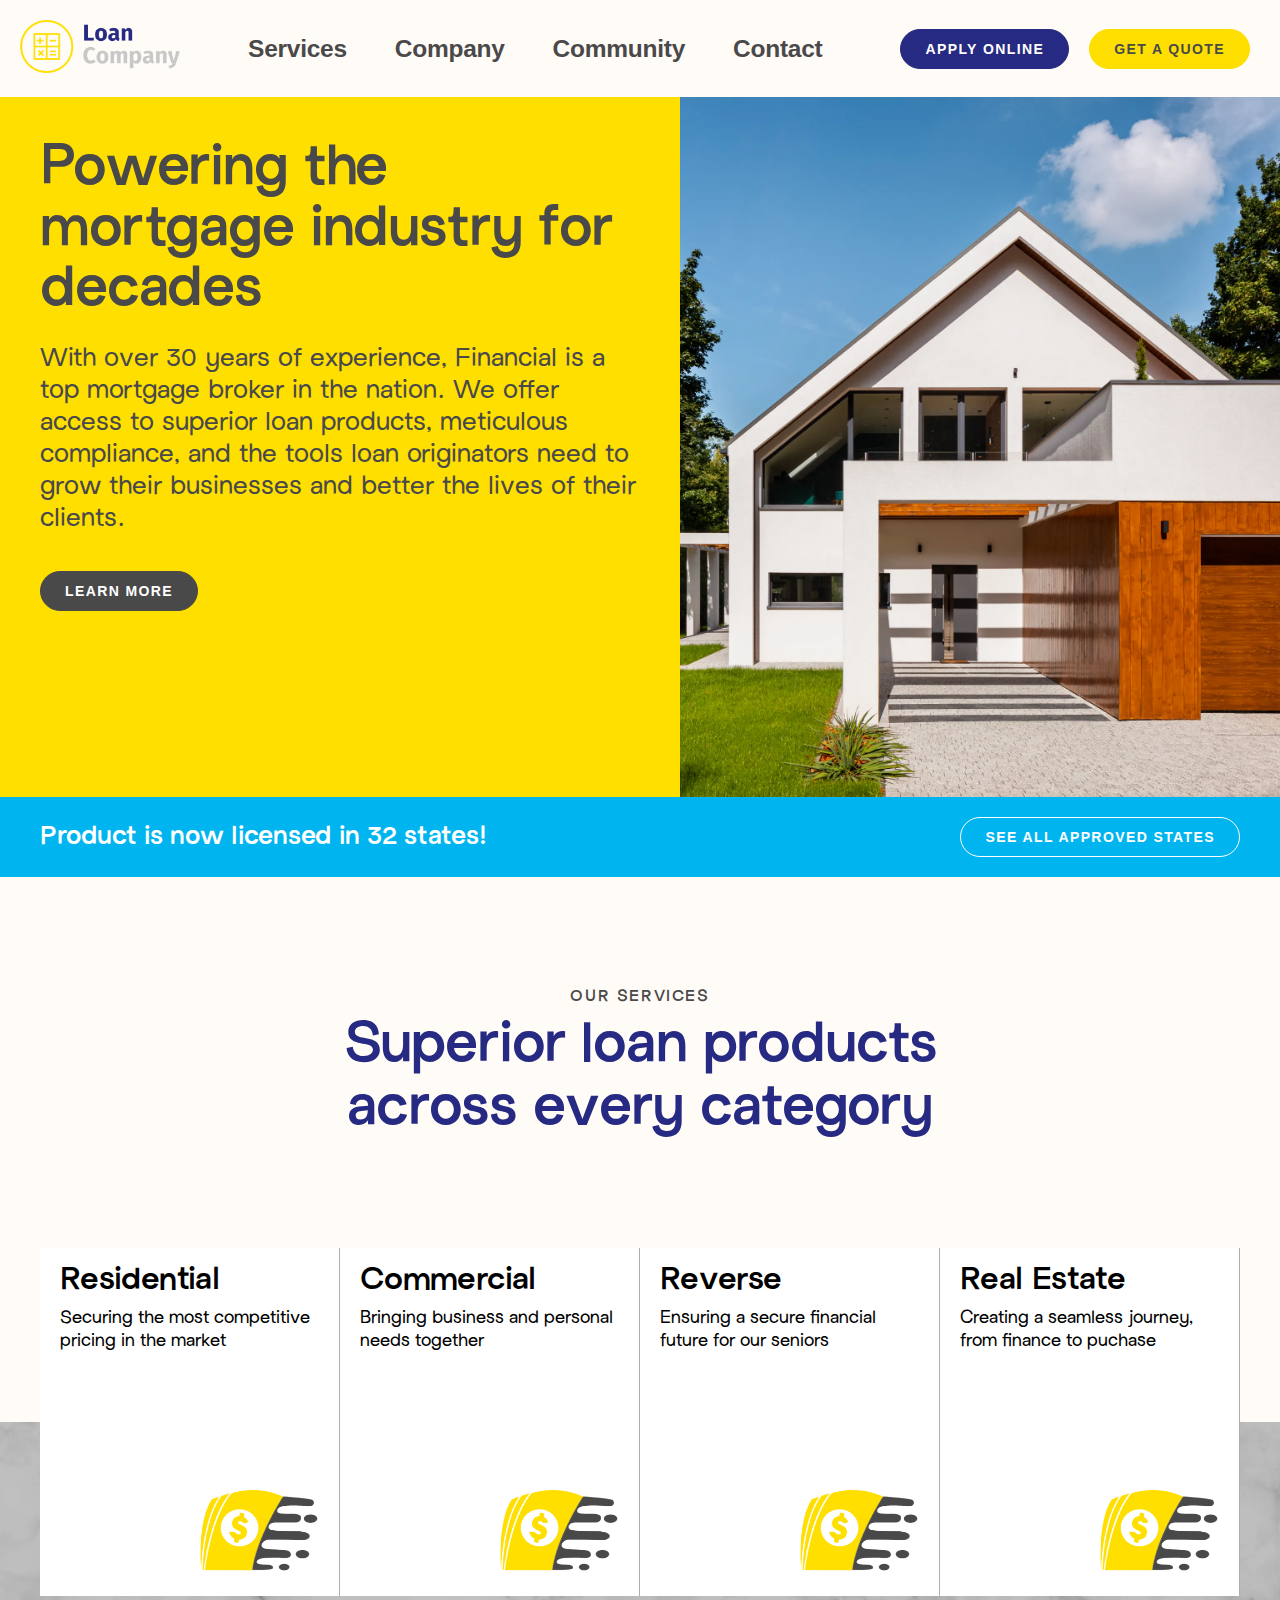
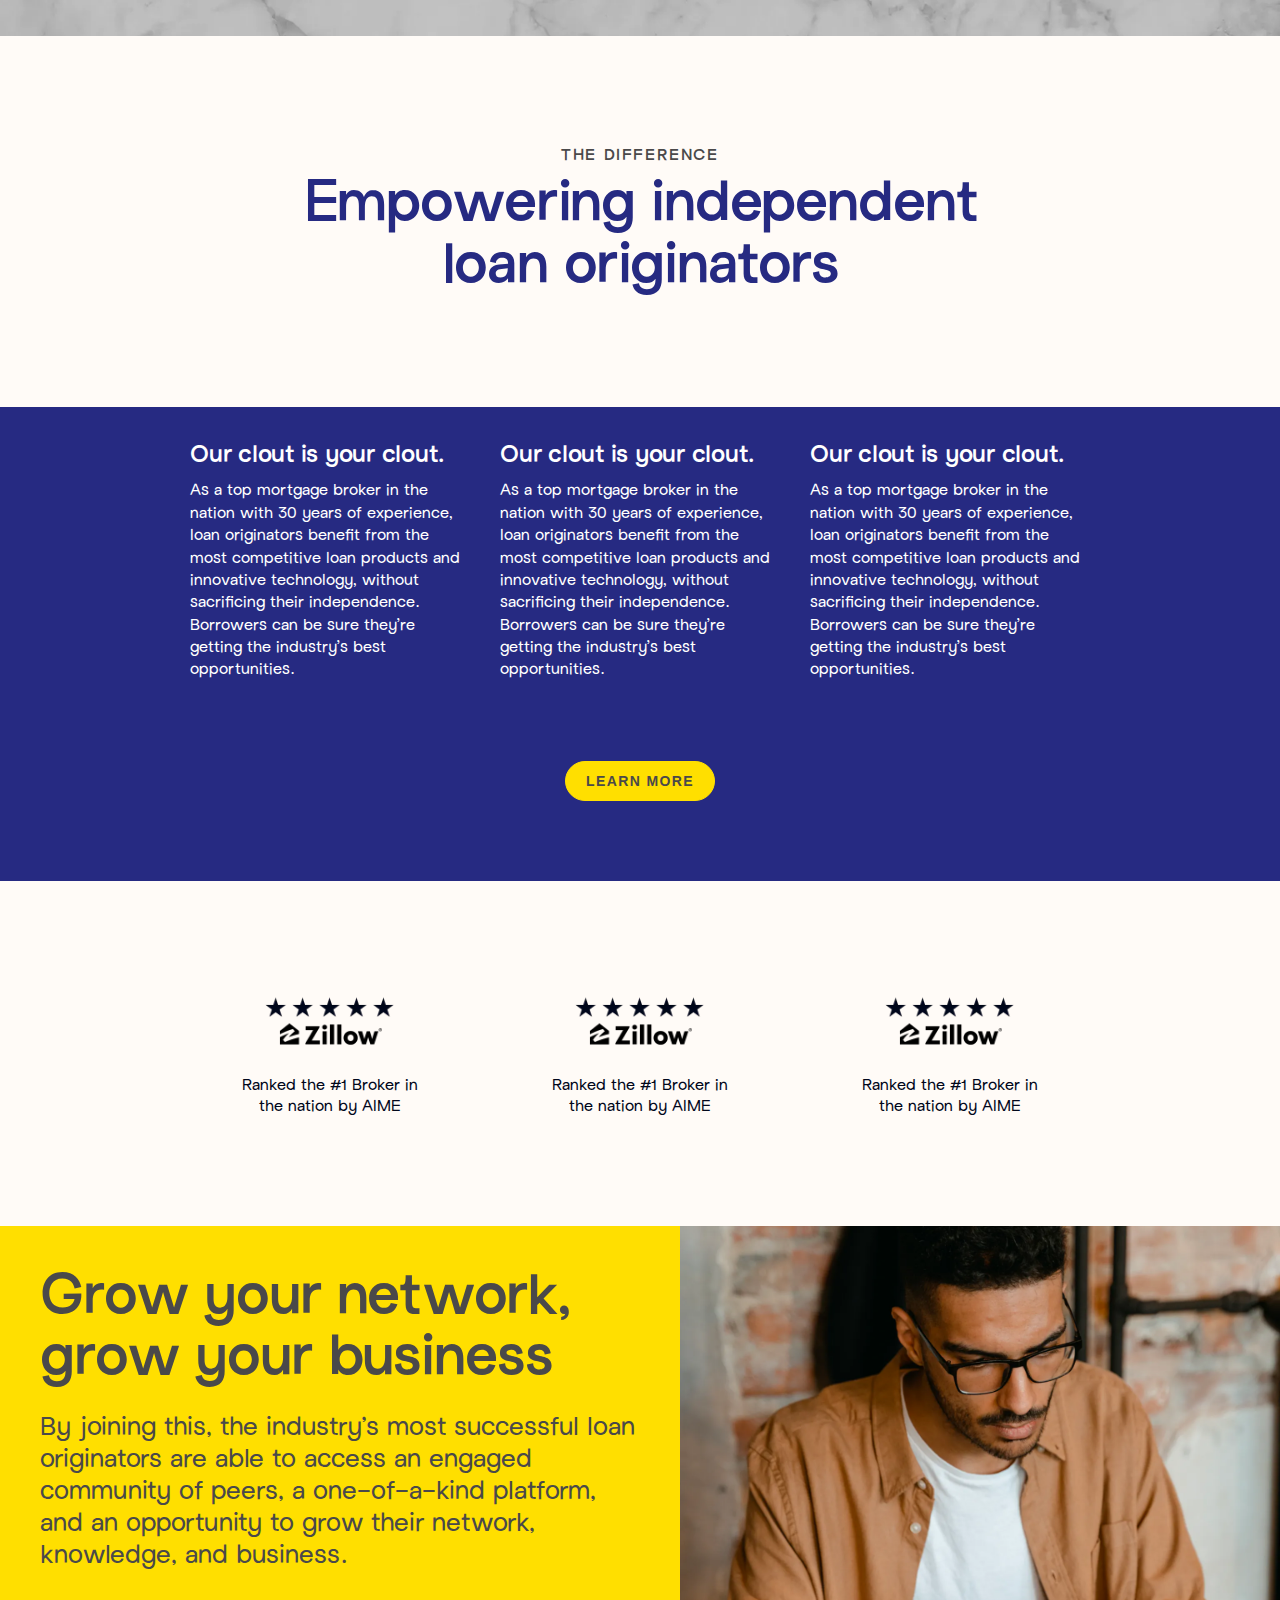
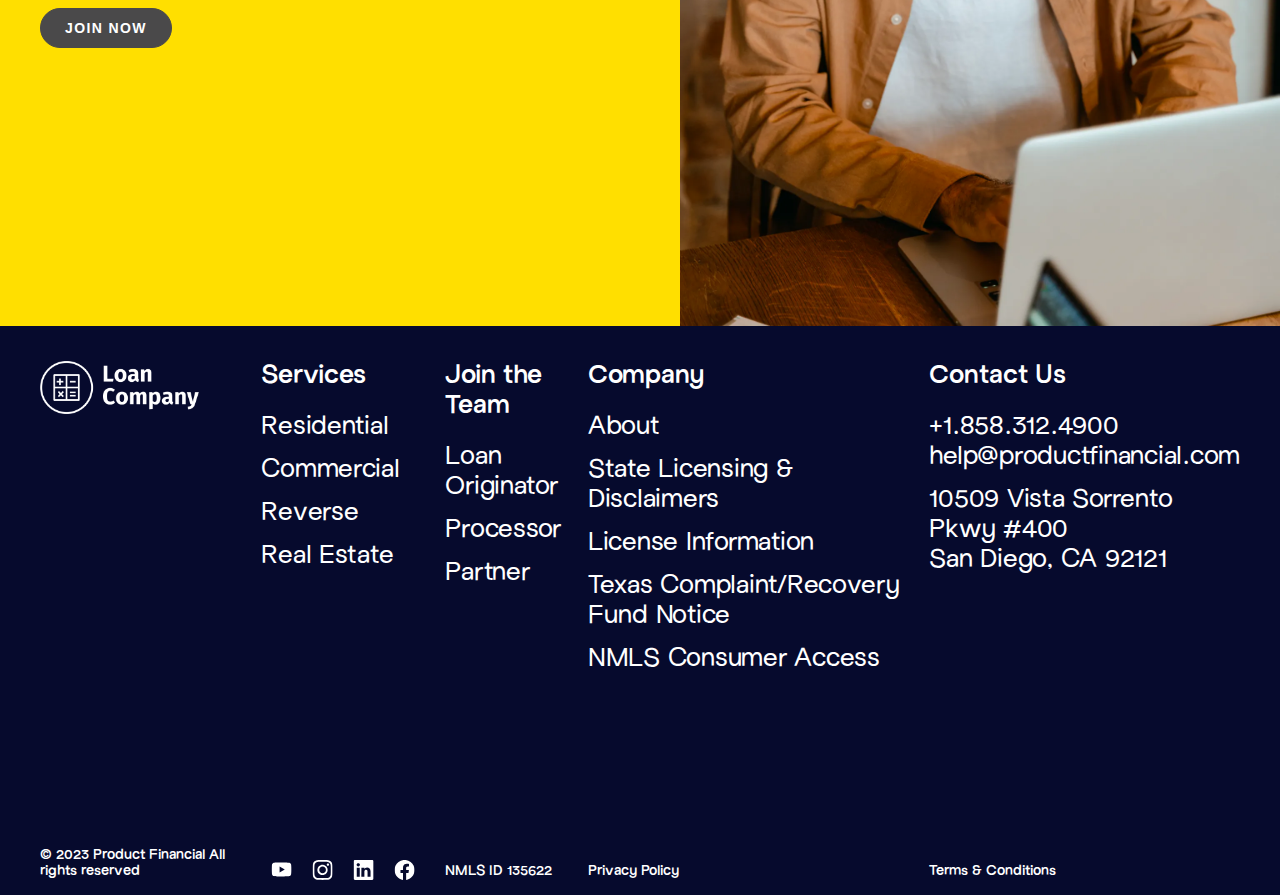
<file: index.html>
<!DOCTYPE html>
<html lang="en">
<head>
    <meta charset="UTF-8">
    <meta name="viewport" content="width=device-width, initial-scale=1.0">
    <title>Document</title>

    <!-- CSS -->
    <link rel="stylesheet" href="./assets/css/global.css">
    <link rel="stylesheet" href="./assets/css/index.css">
    <link rel="stylesheet" href="./assets/css/responsive.css">

    <!-- Javascript -->
    <script src="https://ajax.googleapis.com/ajax/libs/jquery/3.7.1/jquery.min.js"></script>
    <script src="https://cdnjs.cloudflare.com/ajax/libs/gsap/3.12.2/gsap.min.js"></script>
    <script src="./assets/js/global.js"></script>
    <script src="./assets/js/index.js"></script>

</head>
<body>
    <div class="container-layout">
        <!-- START -- Header -->
        <div class="app-header">
            <div class="content desktop-screen">
                <div class="left logo">
                    <img src="../assets/img/logo-color.png" alt="">
                </div>
                <div class="center">
                    <div  class="list">
                        <div class="item menu-service">
                            <span>Services</span>
                        </div>
                        <div class="item">
                            <a href="/pages/company.html">Company</a>
                        </div>
                        <div class="item">
                            <a href="/pages/community.html">Community</a>
                        </div>
                        <div class="item">
                            <a href="/pages/contact.html">Contact</a>
                        </div>
                    </div>
                </div>
                <div class="right">
                    <div class="list">
                        <button class="btn-primary apply-online">APPLY ONLINE</button>
                        <button class="btn-secondary">GET A QUOTE</button>
                    </div>
                </div>
                <div class="sub-menu-service">
                    <div class="list-service">
                        <a href="/pages/residential.html" class="item residential">
                            <h3>Residential</h3>
                            <span>Securing the most competitive pricing in the market</span>
                            <img src="./assets/img/product-logo-2.png" alt="">
                        </a>
                        <a href="/pages/commercial.html" class="item commercial">
                            <h3>Commercial</h3>
                            <span>Bringing business and personal needs together</span>
                            <img src="./assets/img/product-logo-2.png" alt="">
                        </a>
                        <a href="/pages/reverse.html" class="item reverse">
                            <h3>Reverse</h3>
                            <span>Ensuring a secure financial future for our seniors</span>
                            <img src="./assets/img/product-logo-2.png" alt="">
                        </a>
                        <a href="/pages/real-estate.html" class="item real-estate">
                            <h3>Real Estate</h3>
                            <span>Creating a seamless journey, from finance to puchase</span>
                            <img src="./assets/img/product-logo-2.png" alt="">
                        </a>
                    </div>
                </div>
            </div>

            <div class="content mobile-screen">
                <div class="left logo">
                    <img src="../assets/img/logo.png" alt="">
                </div>
                <div class="right">
                    <div class="list">
                        <a href="/pages/apply-loan.html" class="btn-primary">
                            <span>APPLY LOAN</span>
                        </a>
                        <button class="btn-nav-menu open-navbar">
                            <img src="../assets/img/ic-hamburger.svg" alt="">
                        </button>
                        
                    </div>
                </div>
            </div>
            <div class="content-mobile mobile-screen">
                <div class="header">
                    <div class="left logo">
                        <img src="../assets/img/logo-white.png" alt="">
                    </div>
                    <button class="btn-nav-menu close-navbar">
                        <svg width="16" height="15" viewBox="0 0 16 15" fill="none" xmlns="http://www.w3.org/2000/svg"><rect x="13.4799" y="14.4984" width="18" height="2.5" transform="rotate(-135 13.4799 14.4984)" fill="#BAE3F8"></rect><rect x="0.752197" y="12.7305" width="18" height="2.5" transform="rotate(-45 0.752197 12.7305)" fill="#BAE3F8"></rect></svg>
                    </button>
                </div>
                <div class="body-service">
                    <h2>Services</h2>
                    <a href="/pages/residential.html">Residential</a>
                    <a href="/pages/commercial.html">Commercial</a>
                    <a href="/pages/reverse.html">Reverse</a>
                    <a href="">Real Estate</a>
                </div>
                <div class="body-item">
                    <a href="">
                        <h2>Company</h2>
                    </a>
                </div>
                <div class="body-item">
                    <a href="">
                        <h2>Community</h2>
                    </a>
                </div>
                <div class="body-item">
                    <a href="">
                        <h2>Contact</h2>
                    </a>
                </div>
                <div class="body-item">
                    <a href="/pages/apply-loan.html">
                        <h2>APPLY ONLINE</h2>
                    </a>
                </div>
                <div class="body-join">
                    <a href="">
                        <span>GET A QUOTE</span>
                    </a>
                </div>
            </div>
        </div>
        <!-- END -- Header -->

        <div class="app-body">
            <div class="section-header">
                <div class="content desktop-screen">
                    <div class="left">
                        <div class="top">
                            <h1>Powering the mortgage industry for decades</h1>
                            <span>With over 30 years of experience, Financial is a top mortgage broker in the nation. We offer access to superior loan products, meticulous compliance, and the tools loan originators need to grow their businesses and better the lives of their clients.</span>
                            <button class="btn-primary">Learn More</button>
                        </div>
                        <!-- <div class="bottom">
                            <button class="btn-secondary">
                                <img src="./assets/img/arrow-left.svg" alt="">
                            </button>
                            <button class="btn-secondary">
                                <img src="./assets/img/arrow-right.svg" alt="">
                            </button>
                        </div> -->
                    </div>
                    <div class="right">
                        <img src="./assets/img/header.webp" alt="">
                    </div>
                </div>
                <div class="content mobile-screen">
                    <div class="left">
                        <div class="top">
                            <h1>Powering the mortgage industry for decades</h1>
                            <span>With over 30 years of experience, Financial is a top mortgage broker in the nation. We offer access to superior loan products, meticulous compliance, and the tools loan originators need to grow their businesses and better the lives of their clients.</span>
                            <button class="btn-secondary">Learn More</button>
                        </div>
                        <!-- <div class="bottom">
                            <button class="btn-secondary">
                                <img src="./assets/img/arrow-left.svg" alt="">
                            </button>
                            <button class="btn-secondary">
                                <img src="./assets/img/arrow-right.svg" alt="">
                            </button>
                        </div> -->
                    </div>
                    <div class="right">
                        <img src="./assets/img/header.webp" alt="">
                    </div>
                </div>
                <div class="additional-content">
                    <div class="left">
                        <span>Product is now licensed in 32 states!</span>
                    </div>
                    <div class="right desktop-screen">
                        <button class="btn-transparent-outline">SEE ALL APPROVED STATES</button>
                    </div>
                </div>
            </div>
            <div class="section-service">
                <div class="content">
                    <div class="header">
                        <span>OUR SERVICES</span>
                        <h2>Superior loan products <br/> across every category</h2>
                    </div>

                    <div class="list-service">
                        <div class="item residential">
                            <h3>Residential</h3>
                            <span>Securing the most competitive pricing in the market</span>
                            <img src="./assets/img/product-logo-2.png" alt="">
                        </div>
                        <div class="item commercial">
                            <h3>Commercial</h3>
                            <span>Bringing business and personal needs together</span>
                            <img src="./assets/img/product-logo-2.png" alt="">
                        </div>
                        <div class="item reverse">
                            <h3>Reverse</h3>
                            <span>Ensuring a secure financial future for our seniors</span>
                            <img src="./assets/img/product-logo-2.png" alt="">
                        </div>
                        <div class="item real-estate">
                            <h3>Real Estate</h3>
                            <span>Creating a seamless journey, from finance to puchase</span>
                            <img src="./assets/img/product-logo-2.png" alt="">
                        </div>
                        <div class="bg-service">
                            <img src="./assets/img/bg-decoration.webp" alt="">
                        </div>
                    </div>
                </div>
            </div>
            <div class="section-feature">
                <div class="content">
                    <div class="header">
                        <span>THE DIFFERENCE</span>
                        <h2>Empowering independent <br/> loan originators</h2>
                    </div>
                    <div class="body">
                        <div class="top">
                            <div class="content">
                                <div class="bg-default"></div>
                                <img src="./assets/img/woman.webp" alt="">
                            </div>
                        </div>
                        <div class="bottom">
                            <div class="list">
                                <div class="item">
                                    <h3>Our clout is your clout.</h3>
                                    <p>As a top mortgage broker in the nation with 30 years of experience, loan originators benefit from the most competitive loan products and innovative technology, without sacrificing their independence. Borrowers can be sure they’re getting the industry's best opportunities.</p>
                                </div>
                                <div class="item">
                                    <h3>Our clout is your clout.</h3>
                                    <p>As a top mortgage broker in the nation with 30 years of experience, loan originators benefit from the most competitive loan products and innovative technology, without sacrificing their independence. Borrowers can be sure they’re getting the industry's best opportunities.</p>
                                </div>
                                <div class="item">
                                    <h3>Our clout is your clout.</h3>
                                    <p>As a top mortgage broker in the nation with 30 years of experience, loan originators benefit from the most competitive loan products and innovative technology, without sacrificing their independence. Borrowers can be sure they’re getting the industry's best opportunities.</p>
                                </div>
                            </div>
                            <div class="btn-content">
                                <button class="btn-secondary">Learn More</button>
                            </div>
                        </div>
                    </div>
                </div>
            </div>
            <div class="section-award">
                <div class="list">
                    <div class="item">
                        <div class="img-content">
                            <img src="./assets/img/award.webp" alt="">
                        </div>
                        <p>Ranked the #1 Broker in <br/> the nation by AIME</p>
                    </div>
                    <div class="item">
                        <div class="img-content">
                            <img src="./assets/img/award.webp" alt="">
                        </div>
                        <p>Ranked the #1 Broker in <br/> the nation by AIME</p>
                    </div>
                    <div class="item">
                        <div class="img-content">
                            <img src="./assets/img/award.webp" alt="">
                        </div>
                        <p>Ranked the #1 Broker in <br/> the nation by AIME</p>
                    </div>
                </div>
            </div>
            <div class="section-header section-growth">
                <div class="content desktop-screen">
                    <div class="left">
                        <div class="top">
                            <h1>Grow your network, grow your business</h1>
                            <span>By joining this, the industry’s most successful loan originators are able to access an engaged community of peers, a one-of-a-kind platform, and an opportunity to grow their network, knowledge, and business.</span>
                            <button class="btn-primary">Join Now</button>
                        </div>
                    </div>
                    <div class="right">
                        <img src="./assets/img/illustration.webp" alt="">
                    </div>
                </div>
                <div class="content mobile-screen">
                    <div class="left">
                        <div class="top">
                            <h1>Grow your network, grow your business</h1>
                            <span>By joining this, the industry’s most successful loan originators are able to access an engaged community of peers, a one-of-a-kind platform, and an opportunity to grow their network, knowledge, and business.</span>
                            <button class="btn-secondary">Join Now</button>
                        </div>
                    </div>
                    <div class="right">
                        <img src="./assets/img/illustration.webp" alt="">
                    </div>
                </div>
            </div>
        </div>

        <!-- START -- Footer -->
        <div class="app-footer">
            <div class="content">
                <div class="list-footer desktop-screen">
                    <div class="item">
                        <div class="top">
                            <img src="./assets/img/logo-white.png" alt="">
                        </div>
                        <div class="bottom">
                            <span>© 2023 Product Financial All rights reserved</span>
                        </div>
                    </div>
                    <div class="item">
                        <div class="top">
                            <h2>Services</h2>
                            <span>Residential</span>
                            <span>Commercial</span>
                            <span>Reverse</span>
                            <span>Real Estate</span>
                        </div>
                        <div class="bottom bottom-social">
                            <img src="./assets/img/ic-youtube.svg" alt="">
                            <img src="./assets/img/ic-instagram.svg" alt="">
                            <img src="./assets/img/ic-linkedin.svg" alt="">
                            <img src="./assets/img/ic-facebook.svg" alt="">
                        </div>
                    </div>
                    <div class="item">
                        <div class="top">
                            <h2>Join the Team</h2>
                            <span>Loan Originator</span>
                            <span>Processor</span>
                            <span>Partner</span>
                        </div>
                        <div class="bottom">
                            <span>NMLS ID 135622</span>
                        </div>
                    </div>
                    <div class="item">
                        <div class="top">
                            <h2>Company</h2>
                            <span>About</span>
                            <span>State Licensing & Disclaimers</span>
                            <span>License Information</span>
                            <span>Texas Complaint/Recovery Fund Notice</span>
                            <span>NMLS Consumer Access</span>
                        </div>
                        <div class="bottom">
                            <span>Privacy Policy</span>
                        </div>
                    </div>
                    <div class="item">
                        <div class="top">
                            <h2>Contact Us</h2>
                            <span>+1.858.312.4900 <br/> help@productfinancial.com</span>
                            <span>10509 Vista Sorrento <br/>
                                Pkwy #400 <br/>
                                San Diego, CA 92121
                            </span>
                        </div>
                        <div class="bottom">
                            <span>Terms & Conditions</span>
                        </div>
                    </div>
                </div>
                <div class="list-footer mobile-screen">

                </div>
            </div>
        </div>
    </div>
      
</body>
</html>
</file>
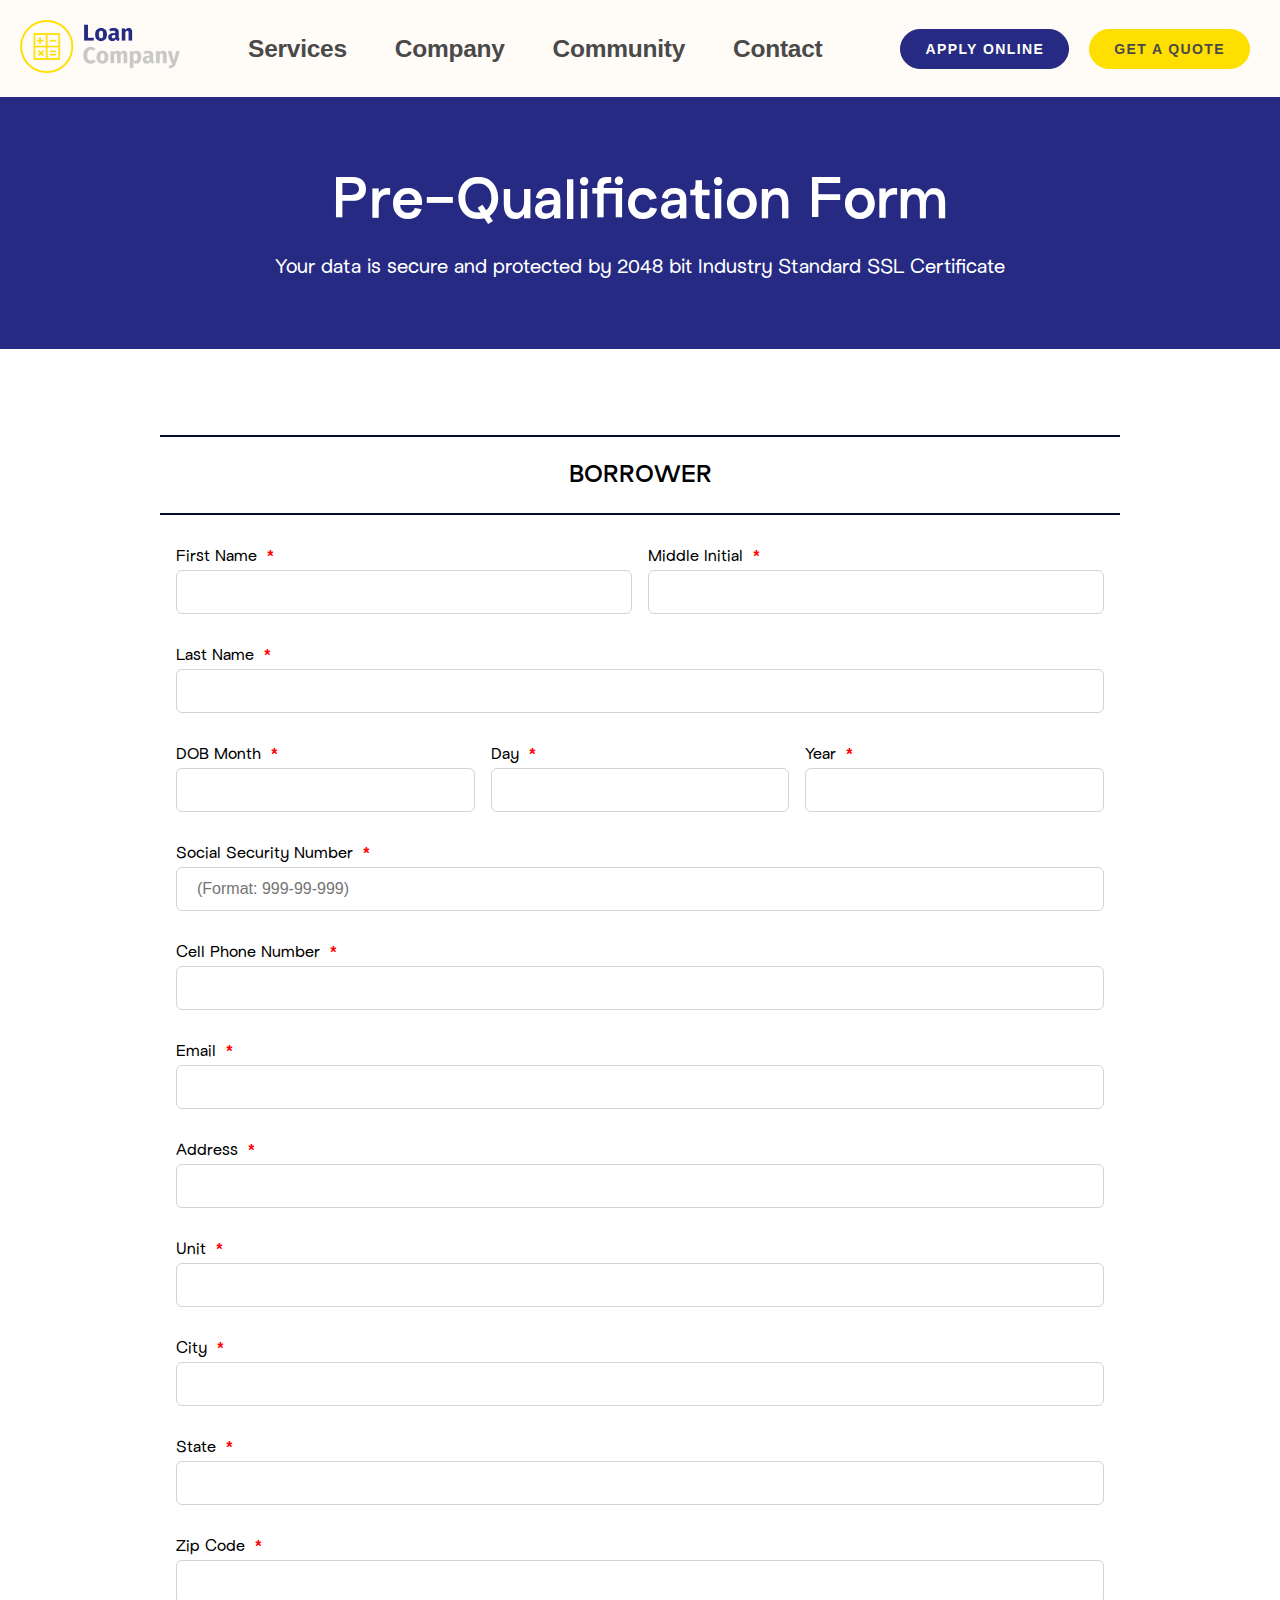
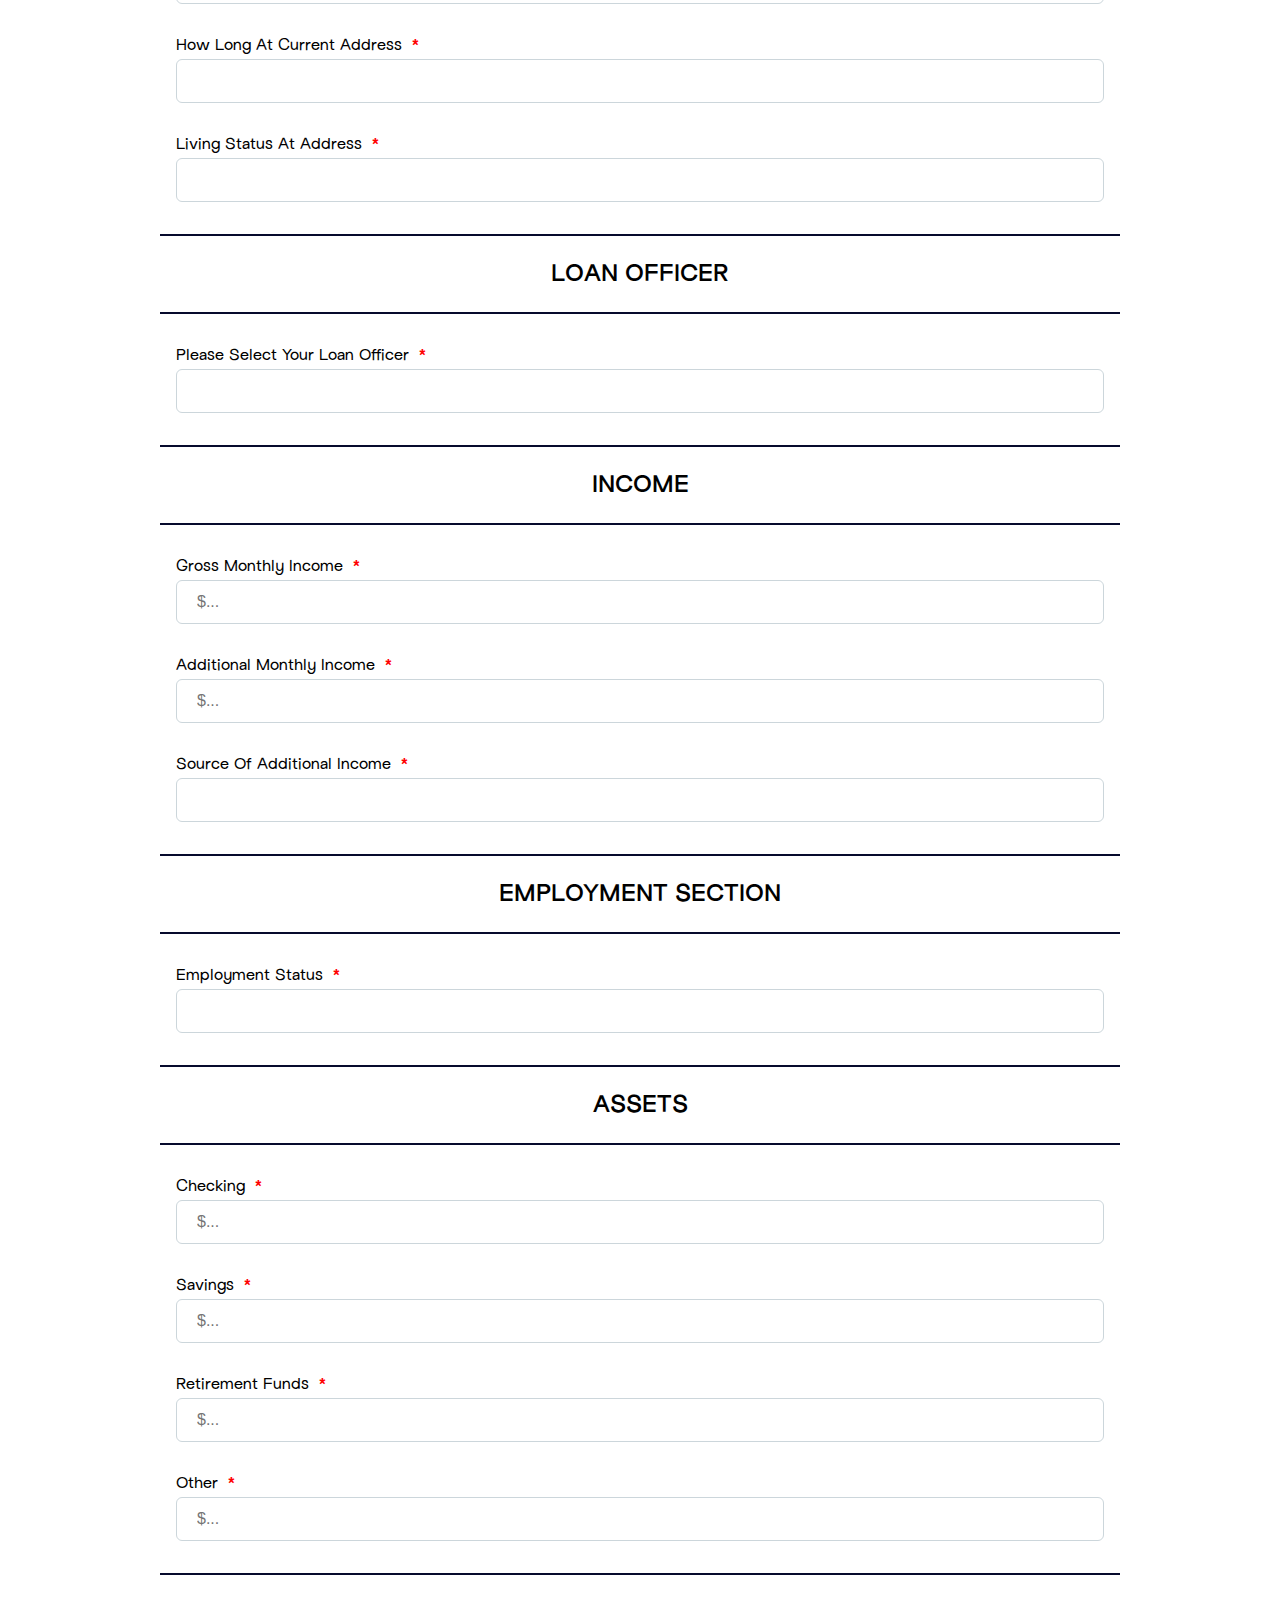
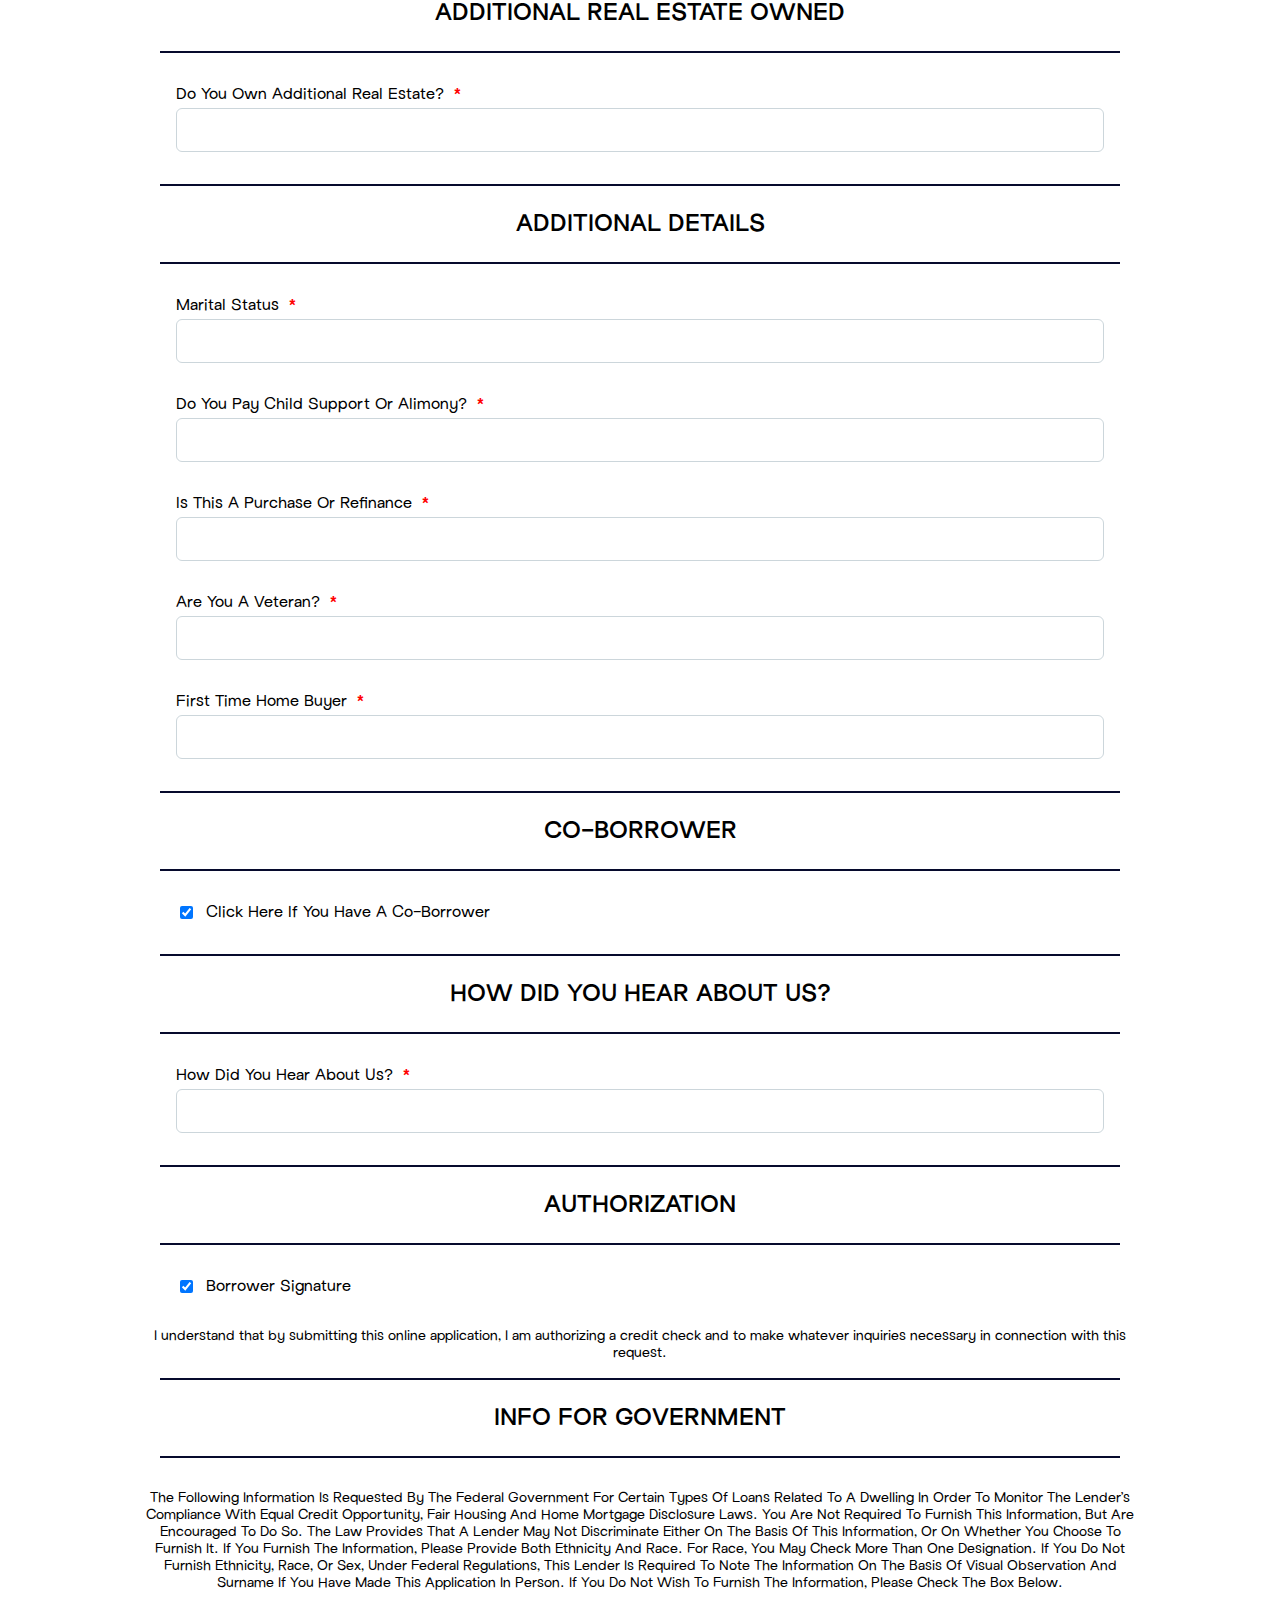
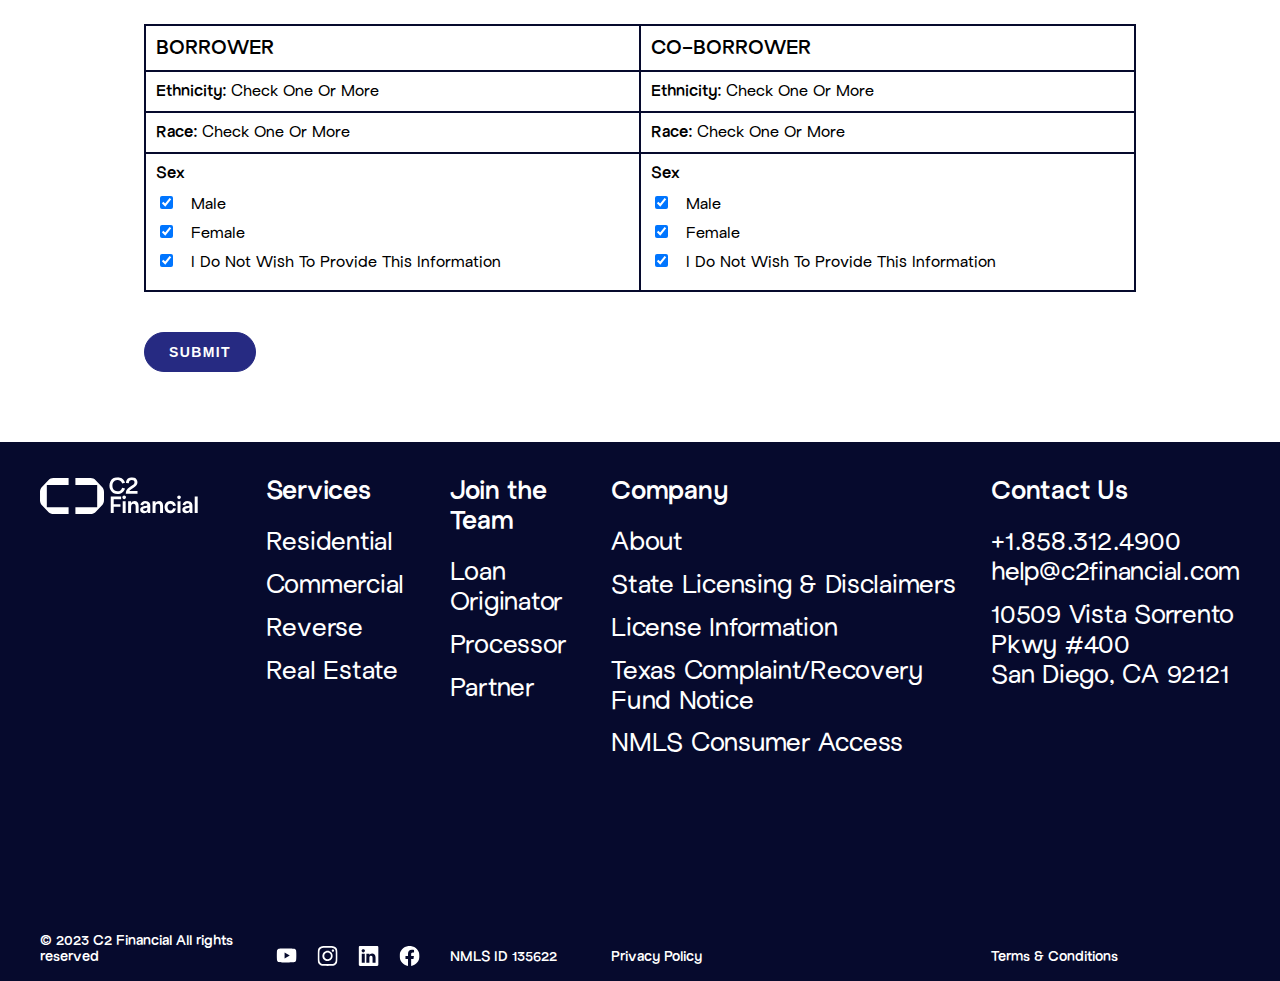
<file: pages/apply-loan.html>
<!DOCTYPE html>
<html lang="en">
<head>
    <meta charset="UTF-8">
    <meta name="viewport" content="width=device-width, initial-scale=1.0">
    <title>Document</title>

    <!-- CSS -->
    <link rel="stylesheet" href="../assets/css/global.css">
    <link rel="stylesheet" href="../assets/css/responsive.css">
    <link rel="stylesheet" href="../assets/css/apply-loan.css">

    <!-- Javascript -->
    <script src="https://ajax.googleapis.com/ajax/libs/jquery/3.7.1/jquery.min.js"></script>
    <script src="https://cdnjs.cloudflare.com/ajax/libs/gsap/3.12.2/gsap.min.js"></script>
    <script src="../assets/js/global.js"></script>
    <script src="../assets/js/index.js"></script>

</head>

<body>
    <div class="container-layout">
        <!-- START -- Header -->
        <div class="app-header">
            <div class="content desktop-screen">
                <div class="left logo">
                    <img src="../assets/img/logo-color.png" alt="">
                </div>
                <div class="center">
                    <div  class="list">
                        <div class="item menu-service">
                            <span>Services</span>
                        </div>
                        <div class="item">
                            <a href="/pages/company.html">Company</a>
                        </div>
                        <div class="item">
                            <a href="/pages/community.html">Community</a>
                        </div>
                        <div class="item">
                            <a href="/pages/contact.html">Contact</a>
                        </div>
                    </div>
                </div>
                <div class="right">
                    <div class="list">
                        <button class="btn-primary apply-online">APPLY ONLINE</button>
                        <button class="btn-secondary">GET A QUOTE</button>
                    </div>
                </div>
                <div class="sub-menu-service">
                    <div class="list-service">
                        <a href="/pages/residential.html" class="item residential">
                            <h3>Residential</h3>
                            <span>Securing the most competitive pricing in the market</span>
                            <img src="../assets/img/product-logo-2.png" alt="">
                        </a>
                        <a href="/pages/commercial.html" class="item commercial">
                            <h3>Commercial</h3>
                            <span>Bringing business and personal needs together</span>
                            <img src="../assets/img/product-logo-2.png" alt="">
                        </a>
                        <a href="/pages/reverse.html" class="item reverse">
                            <h3>Reverse</h3>
                            <span>Ensuring a secure financial future for our seniors</span>
                            <img src="../assets/img/product-logo-2.png" alt="">
                        </a>
                        <a href="/pages/real-estate.html" class="item real-estate">
                            <h3>Real Estate</h3>
                            <span>Creating a seamless journey, from finance to puchase</span>
                            <img src="../assets/img/product-logo-2.png" alt="">
                        </a>
                    </div>
                </div>
            </div>

            <div class="content mobile-screen">
                <div class="left logo">
                    <img src="../assets/img/logo.png" alt="">
                </div>
                <div class="right">
                    <div class="list">
                        <a href="/pages/apply-loan.html" class="btn-primary">
                            <span>APPLY LOAN</span>
                        </a>
                        <button class="btn-nav-menu open-navbar">
                            <img src="../assets/img/ic-hamburger.svg" alt="">
                        </button>
                        
                    </div>
                </div>
            </div>
            <div class="content-mobile mobile-screen">
                <div class="header">
                    <div class="left logo">
                        <img src="../assets/img/logo-white.png" alt="">
                    </div>
                    <button class="btn-nav-menu close-navbar">
                        <svg width="16" height="15" viewBox="0 0 16 15" fill="none" xmlns="http://www.w3.org/2000/svg"><rect x="13.4799" y="14.4984" width="18" height="2.5" transform="rotate(-135 13.4799 14.4984)" fill="#BAE3F8"></rect><rect x="0.752197" y="12.7305" width="18" height="2.5" transform="rotate(-45 0.752197 12.7305)" fill="#BAE3F8"></rect></svg>
                    </button>
                </div>
                <div class="body-service">
                    <h2>Services</h2>
                    <a href="/pages/residential.html">Residential</a>
                    <a href="/pages/commercial.html">Commercial</a>
                    <a href="/pages/reverse.html">Reverse</a>
                    <a href="">Real Estate</a>
                </div>
                <div class="body-item">
                    <a href="">
                        <h2>Company</h2>
                    </a>
                </div>
                <div class="body-item">
                    <a href="">
                        <h2>Community</h2>
                    </a>
                </div>
                <div class="body-item">
                    <a href="">
                        <h2>Contact</h2>
                    </a>
                </div>
                <div class="body-item">
                    <a href="/pages/apply-loan.html">
                        <h2>APPLY ONLINE</h2>
                    </a>
                </div>
                <div class="body-join">
                    <a href="">
                        <span>GET A QUOTE</span>
                    </a>
                </div>
            </div>
        </div>
        <!-- END -- Header -->

        <div class="app-body">
            <div class="section-header">
                <div class="content">
                    <h1>Pre-Qualification Form</h1>
                    <span>Your data is secure and protected by 2048 bit Industry Standard SSL Certificate</span>
                </div>
            </div>
            <div class="section-form">
                <div class="content">
                    <div class="head">
                        <h4>BORROWER</h4>
                    </div>
                    <div class="body">
                        <div class="row">
                            <div class="field-form">
                                <label for="first_name">First Name &nbsp;<b>*</b></label>
                                <input name="first_name" type="text">
                            </div>
                            <div class="field-form">
                                <label for="middle_initial">Middle Initial &nbsp;<b>*</b></label>
                                <input name="middle_initial" type="text">
                            </div>
                        </div>
                        <div class="row">
                            <div class="field-form">
                                <label for="last_name">Last Name &nbsp;<b>*</b></label>
                                <input name="last_name" type="text">
                            </div>
                        </div>
                        <div class="row">
                            <div class="field-form">
                                <label for="">DOB Month &nbsp;<b>*</b></label>
                                <input type="text">
                            </div>
                            <div class="field-form">
                                <label for="">Day &nbsp;<b>*</b></label>
                                <input type="text">
                            </div>
                            <div class="field-form">
                                <label for="">Year &nbsp;<b>*</b></label>
                                <input type="text">
                            </div>
                        </div>
                        <div class="row">
                            <div class="field-form">
                                <label for="social_security">Social Security Number &nbsp;<b>*</b></label>
                                <input name="social_security" placeholder="(Format: 999-99-999)" type="text">
                            </div>
                        </div>
                        <div class="row">
                            <div class="field-form">
                                <label for="phone_number">Cell Phone Number &nbsp;<b>*</b></label>
                                <input name="phone_number" type="text">
                            </div>
                        </div>
                        <div class="row">
                            <div class="field-form">
                                <label for="">Email &nbsp;<b>*</b></label>
                                <input type="text">
                            </div>
                        </div>
                        <div class="row">
                            <div class="field-form">
                                <label for="address">Address &nbsp;<b>*</b></label>
                                <input name="address" type="text">
                            </div>
                        </div>
                        <div class="row">
                            <div class="field-form">
                                <label for="unit">Unit &nbsp;<b>*</b></label>
                                <input name="unit" type="text">
                            </div>
                        </div>
                        <div class="row">
                            <div class="field-form">
                                <label for="city">City &nbsp;<b>*</b></label>
                                <input name="city" type="text">
                            </div>
                        </div>
                        <div class="row">
                            <div class="field-form">
                                <label for="state">State &nbsp;<b>*</b></label>
                                <input type="text">
                            </div>
                        </div>
                        <div class="row">
                            <div class="field-form">
                                <label for="zip_code">Zip Code &nbsp;<b>*</b></label>
                                <input name="zip_code" type="text">
                            </div>
                        </div>
                        <div class="row">
                            <div class="field-form">
                                <label for="">How Long At Current Address &nbsp;<b>*</b></label>
                                <input type="text">
                            </div>
                        </div>
                        <div class="row">
                            <div class="field-form">
                                <label for="">Living Status At Address &nbsp;<b>*</b></label>
                                <input type="text">
                            </div>
                        </div>
                    </div>
                </div>
                <div class="content">
                    <div class="head">
                        <h4>LOAN OFFICER</h4>
                    </div>
                    <div class="body">
                        <div class="row">
                            <div class="field-form">
                                <label for="">Please Select Your Loan Officer &nbsp;<b>*</b></label>
                                <input type="text">
                            </div>
                        </div>
                    </div>
                </div>
                <div class="content">
                    <div class="head">
                        <h4>INCOME</h4>
                    </div>
                    <div class="body">
                        <div class="row">
                            <div class="field-form">
                                <label for="gross_monthly">Gross Monthly Income &nbsp;<b>*</b></label>
                                <input name="gross_monthly" type="text" placeholder="$...">
                            </div>
                        </div>
                        <div class="row">
                            <div class="field-form">
                                <label for="additional_monthly">Additional Monthly Income &nbsp;<b>*</b></label>
                                <input name="additional_monthly" type="text" placeholder="$...">
                            </div>
                        </div>
                        <div class="row">
                            <div class="field-form">
                                <label for="source_additional_income">Source Of Additional Income &nbsp;<b>*</b></label>
                                <input type="text">
                            </div>
                        </div>
                    </div>
                </div>
                <div class="content">
                    <div class="head">
                        <h4>EMPLOYMENT SECTION</h4>
                    </div>
                    <div class="body">
                        <div class="row">
                            <div class="field-form">
                                <label for="employment_status">Employment Status &nbsp;<b>*</b></label>
                                <input type="text">
                            </div>
                        </div>
                    </div>
                </div>
                <div class="content">
                    <div class="head">
                        <h4>ASSETS</h4>
                    </div>
                    <div class="body">
                        <div class="row">
                            <div class="field-form">
                                <label for="checking">Checking &nbsp;<b>*</b></label>
                                <input name="checking" type="text" placeholder="$...">
                            </div>
                        </div>
                        <div class="row">
                            <div class="field-form">
                                <label for="savings">Savings &nbsp;<b>*</b></label>
                                <input name="savings" type="text" placeholder="$...">
                            </div>
                        </div>
                        <div class="row">
                            <div class="field-form">
                                <label for="retirement_funds">Retirement Funds &nbsp;<b>*</b></label>
                                <input name="retirement_funds" type="text" placeholder="$...">
                            </div>
                        </div>
                        <div class="row">
                            <div class="field-form">
                                <label for="other">Other &nbsp;<b>*</b></label>
                                <input name="other" type="text" placeholder="$...">
                            </div>
                        </div>
                    </div>
                </div>
                <div class="content">
                    <div class="head">
                        <h4>ADDITIONAL REAL ESTATE OWNED</h4>
                    </div>
                    <div class="body">
                        <div class="row">
                            <div class="field-form">
                                <label for="additional_real_estate">Do You Own Additional Real Estate? &nbsp;<b>*</b></label>
                                <input type="text">
                            </div>
                        </div>
                    </div>
                </div>
                <div class="content">
                    <div class="head">
                        <h4>ADDITIONAL DETAILS</h4>
                    </div>
                    <div class="body">
                        <div class="row">
                            <div class="field-form">
                                <label for="marital_status">Marital Status &nbsp;<b>*</b></label>
                                <input type="text">
                            </div>
                        </div>
                        <div class="row">
                            <div class="field-form">
                                <label for="pay_child_support">Do You Pay Child Support Or Alimony? &nbsp;<b>*</b></label>
                                <input type="text">
                            </div>
                        </div>
                        <div class="row">
                            <div class="field-form">
                                <label for="purchase_or_refinance">Is This A Purchase Or Refinance &nbsp;<b>*</b></label>
                                <input type="text">
                            </div>
                        </div>
                        <div class="row">
                            <div class="field-form">
                                <label for="veteran">Are You A Veteran? &nbsp;<b>*</b></label>
                                <input type="text">
                            </div>
                        </div>
                        <div class="row">
                            <div class="field-form">
                                <label for="time_home_buyer">First Time Home Buyer &nbsp;<b>*</b></label>
                                <input type="text">
                            </div>
                        </div>
                    </div>
                </div>
                <div class="content">
                    <div class="head">
                        <h4>CO-BORROWER</h4>
                    </div>
                    <div class="body">
                        <div class="row">
                            <div class="field-form-checkbox">
                                <input type="checkbox" name="co_borrower" checked />
                                <label for="co_borrower">&nbsp; Click Here If You Have A Co-Borrower</label>   
                            </div>
                        </div>
                    </div>
                </div>
                <div class="content">
                    <div class="head">
                        <h4>HOW DID YOU HEAR ABOUT US?</h4>
                    </div>
                    <div class="body">
                        <div class="row">
                            <div class="field-form">
                                <label for="hear_about_us">How Did You Hear About Us? &nbsp;<b>*</b></label>
                                <input type="text">
                            </div>
                        </div>
                    </div>
                </div>
                <div class="content">
                    <div class="head">
                        <h4>AUTHORIZATION</h4>
                    </div>
                    <div class="body">
                        <div class="row">
                            <div class="field-form-checkbox">
                                <input type="checkbox" name="borrower_signature" checked />
                                <label for="borrower_signature">&nbsp;  Borrower Signature</label>   
                            </div>
                        </div>
                        <span>I understand that by submitting this online application, I am authorizing a credit check and to make whatever inquiries necessary in connection with this request.</span>
                    </div>
                </div>
                <div class="content">
                    <div class="head">
                        <h4>INFO FOR GOVERNMENT</h4>
                    </div>
                    <div class="body">
                        <span>The Following Information Is Requested By The Federal Government For Certain Types Of Loans Related To A Dwelling In Order To Monitor The Lender's Compliance With Equal Credit Opportunity, Fair Housing And Home Mortgage Disclosure Laws. You Are Not Required To Furnish This Information, But Are Encouraged To Do So. The Law Provides That A Lender May Not Discriminate Either On The Basis Of This Information, Or On Whether You Choose To Furnish It. If You Furnish The Information, Please Provide Both Ethnicity And Race. For Race, You May Check More Than One Designation. If You Do Not Furnish Ethnicity, Race, Or Sex, Under Federal Regulations, This Lender Is Required To Note The Information On The Basis Of Visual Observation And Surname If You Have Made This Application In Person. If You Do Not Wish To Furnish The Information, Please Check The Box Below.</span>
                        <!-- <div class="row">
                            <div class="field-form">
                                <label for="">Email &nbsp;<b>*</b></label>
                                <input type="text">
                            </div>
                        </div> -->
                        <div class="form-borrower">
                            <div class="head">
                                <div class="column"><h4>BORROWER</h4></div>
                                <div class="column"><h4>CO-BORROWER</h4></div>
                            </div>
                            <div class="form-ethnicity">
                                <div class="column">
                                    <div class="header">
                                        <h5>Ethnicity:</h5>
                                        <span>Check One Or More</span>
                                    </div>

                                </div>
                                <div class="column">
                                    <div class="header">
                                        <h5>Ethnicity:</h5>
                                        <span>Check One Or More</span>
                                    </div>

                                </div>
                            </div>
                            <div class="form-race">
                                <div class="column">
                                    <div class="header">
                                        <h5>Race:</h5>
                                        <span>Check One Or More</span>
                                    </div>

                                </div>
                                <div class="column">
                                    <div class="header">
                                        <h5>Race:</h5>
                                        <span>Check One Or More</span>
                                    </div>

                                </div>
                            </div>
                            <div class="form-gender">
                                <div class="column">
                                    <div class="header">
                                        <h5>Sex</h5>
                                    </div>
                                    <div class="body">
                                        <div class="field-form-checkbox">
                                            <input type="checkbox" name="male" checked />
                                            <label for="male">&nbsp; Male</label>   
                                        </div>
                                        <div class="field-form-checkbox">
                                            <input type="checkbox" name="female" checked />
                                            <label for="female">&nbsp; Female</label>   
                                        </div>
                                        <div class="field-form-checkbox">
                                            <input type="checkbox" name="information" checked />
                                            <label for="information">&nbsp; I Do Not Wish To Provide This Information</label>   
                                        </div>
                                    </div>
                                </div>
                                <div class="column">
                                    <div class="header">
                                        <h5>Sex</h5>
                                    </div>
                                    <div class="body">
                                        <div class="field-form-checkbox">
                                            <input type="checkbox" name="male" checked />
                                            <label for="male">&nbsp; Male</label>   
                                        </div>
                                        <div class="field-form-checkbox">
                                            <input type="checkbox" name="female" checked />
                                            <label for="female">&nbsp; Female</label>   
                                        </div>
                                        <div class="field-form-checkbox">
                                            <input type="checkbox" name="information" checked />
                                            <label for="information">&nbsp; I Do Not Wish To Provide This Information</label>   
                                        </div>
                                    </div>
                                </div>
                            </div>
                        </div>
                        
                    </div>
                </div>
                <div class="content submit-content">
                    <button class="btn-primary">Submit</button>
                </div>
            </div>
        </div>
        
        <!-- START -- Footer -->
        <div class="app-footer">
            <div class="content">
                <div class="list-footer desktop-screen">
                    <div class="item">
                        <div class="top">
                            <img src="../assets/img/logo-white.svg" alt="">
                        </div>
                        <div class="bottom">
                            <span>© 2023 C2 Financial All rights reserved</span>
                        </div>
                    </div>
                    <div class="item">
                        <div class="top">
                            <h2>Services</h2>
                            <span>Residential</span>
                            <span>Commercial</span>
                            <span>Reverse</span>
                            <span>Real Estate</span>
                        </div>
                        <div class="bottom bottom-social">
                            <img src="../assets/img/ic-youtube.svg" alt="">
                            <img src="../assets/img/ic-instagram.svg" alt="">
                            <img src="../assets/img/ic-linkedin.svg" alt="">
                            <img src="../assets/img/ic-facebook.svg" alt="">
                        </div>
                    </div>
                    <div class="item">
                        <div class="top">
                            <h2>Join the Team</h2>
                            <span>Loan Originator</span>
                            <span>Processor</span>
                            <span>Partner</span>
                        </div>
                        <div class="bottom">
                            <span>NMLS ID 135622</span>
                        </div>
                    </div>
                    <div class="item">
                        <div class="top">
                            <h2>Company</h2>
                            <span>About</span>
                            <span>State Licensing & Disclaimers</span>
                            <span>License Information</span>
                            <span>Texas Complaint/Recovery Fund Notice</span>
                            <span>NMLS Consumer Access</span>
                        </div>
                        <div class="bottom">
                            <span>Privacy Policy</span>
                        </div>
                    </div>
                    <div class="item">
                        <div class="top">
                            <h2>Contact Us</h2>
                            <span>+1.858.312.4900 <br/> help@c2financial.com</span>
                            <span>10509 Vista Sorrento <br/>
                                Pkwy #400 <br/>
                                San Diego, CA 92121
                            </span>
                        </div>
                        <div class="bottom">
                            <span>Terms & Conditions</span>
                        </div>
                    </div>
                </div>
                <div class="list-footer mobile-screen">

                </div>
            </div>
        </div>
    </div>
      
</body>
</html>
</file>
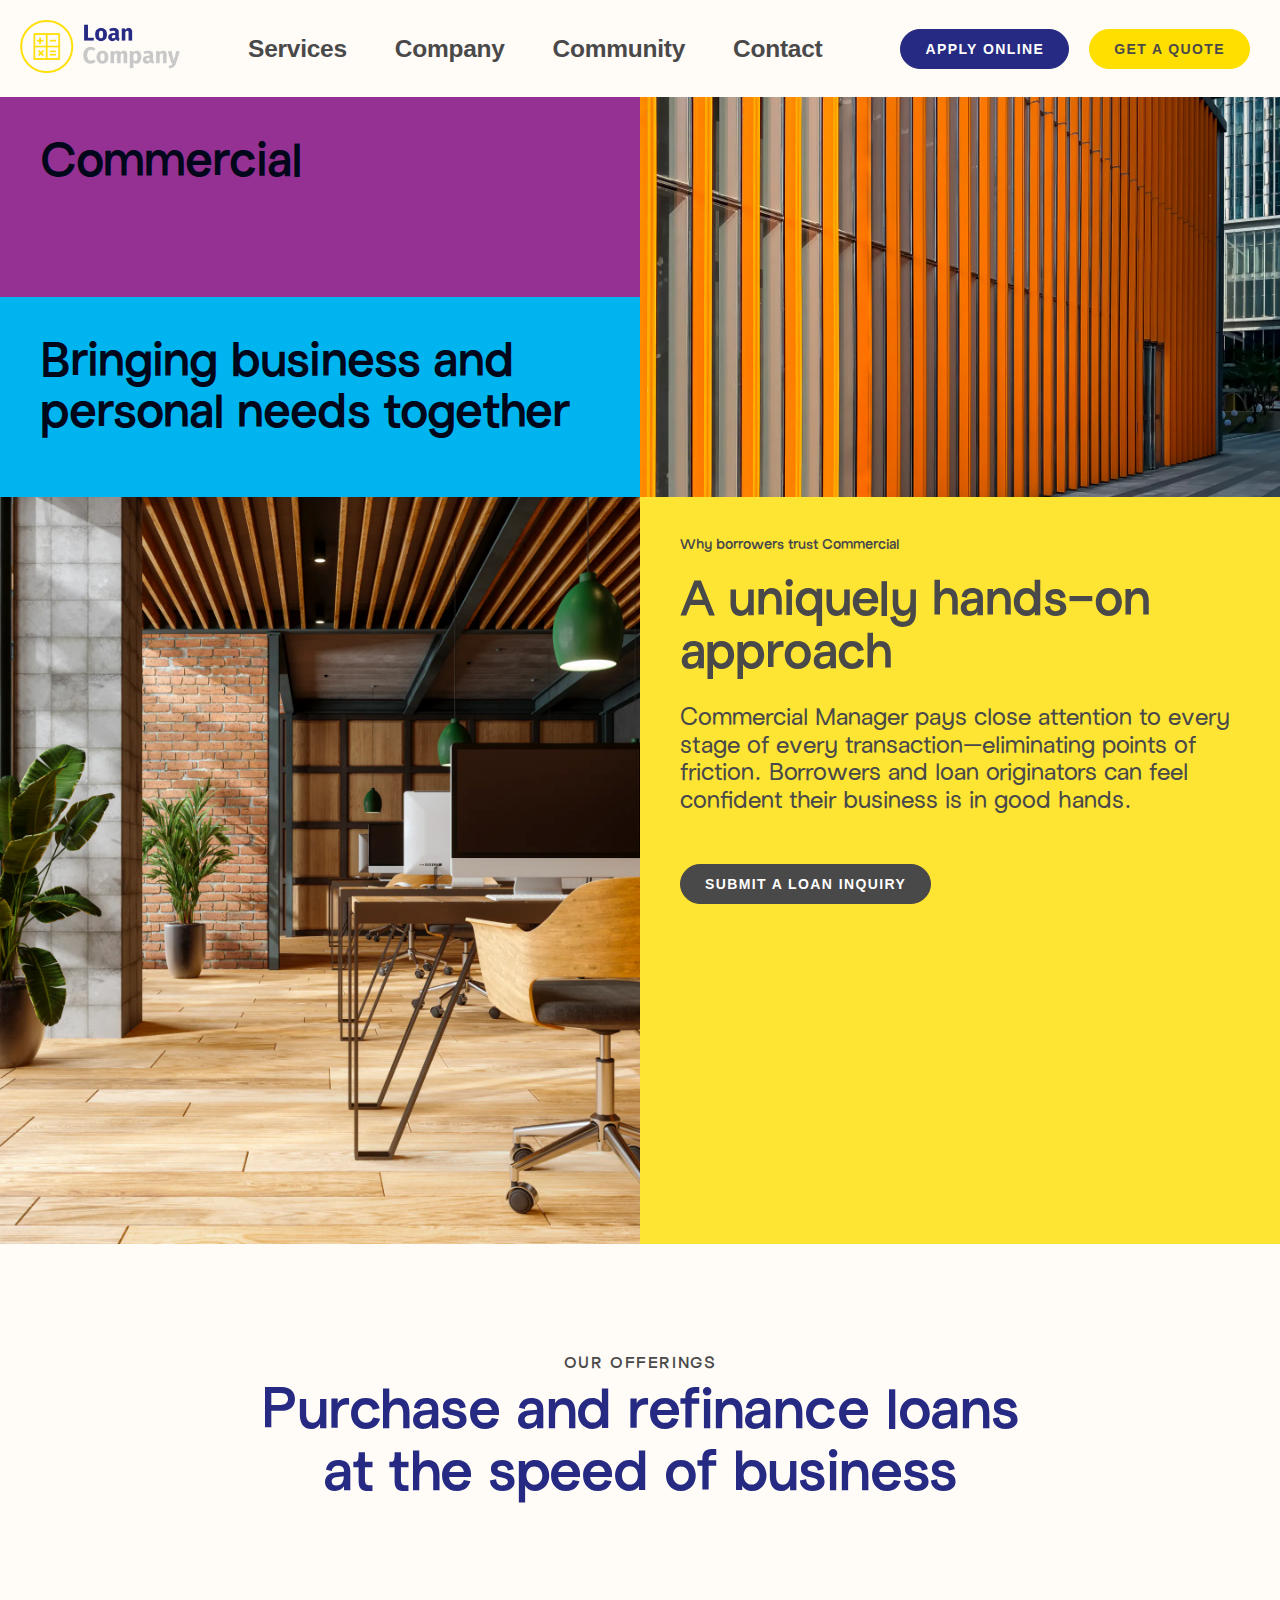
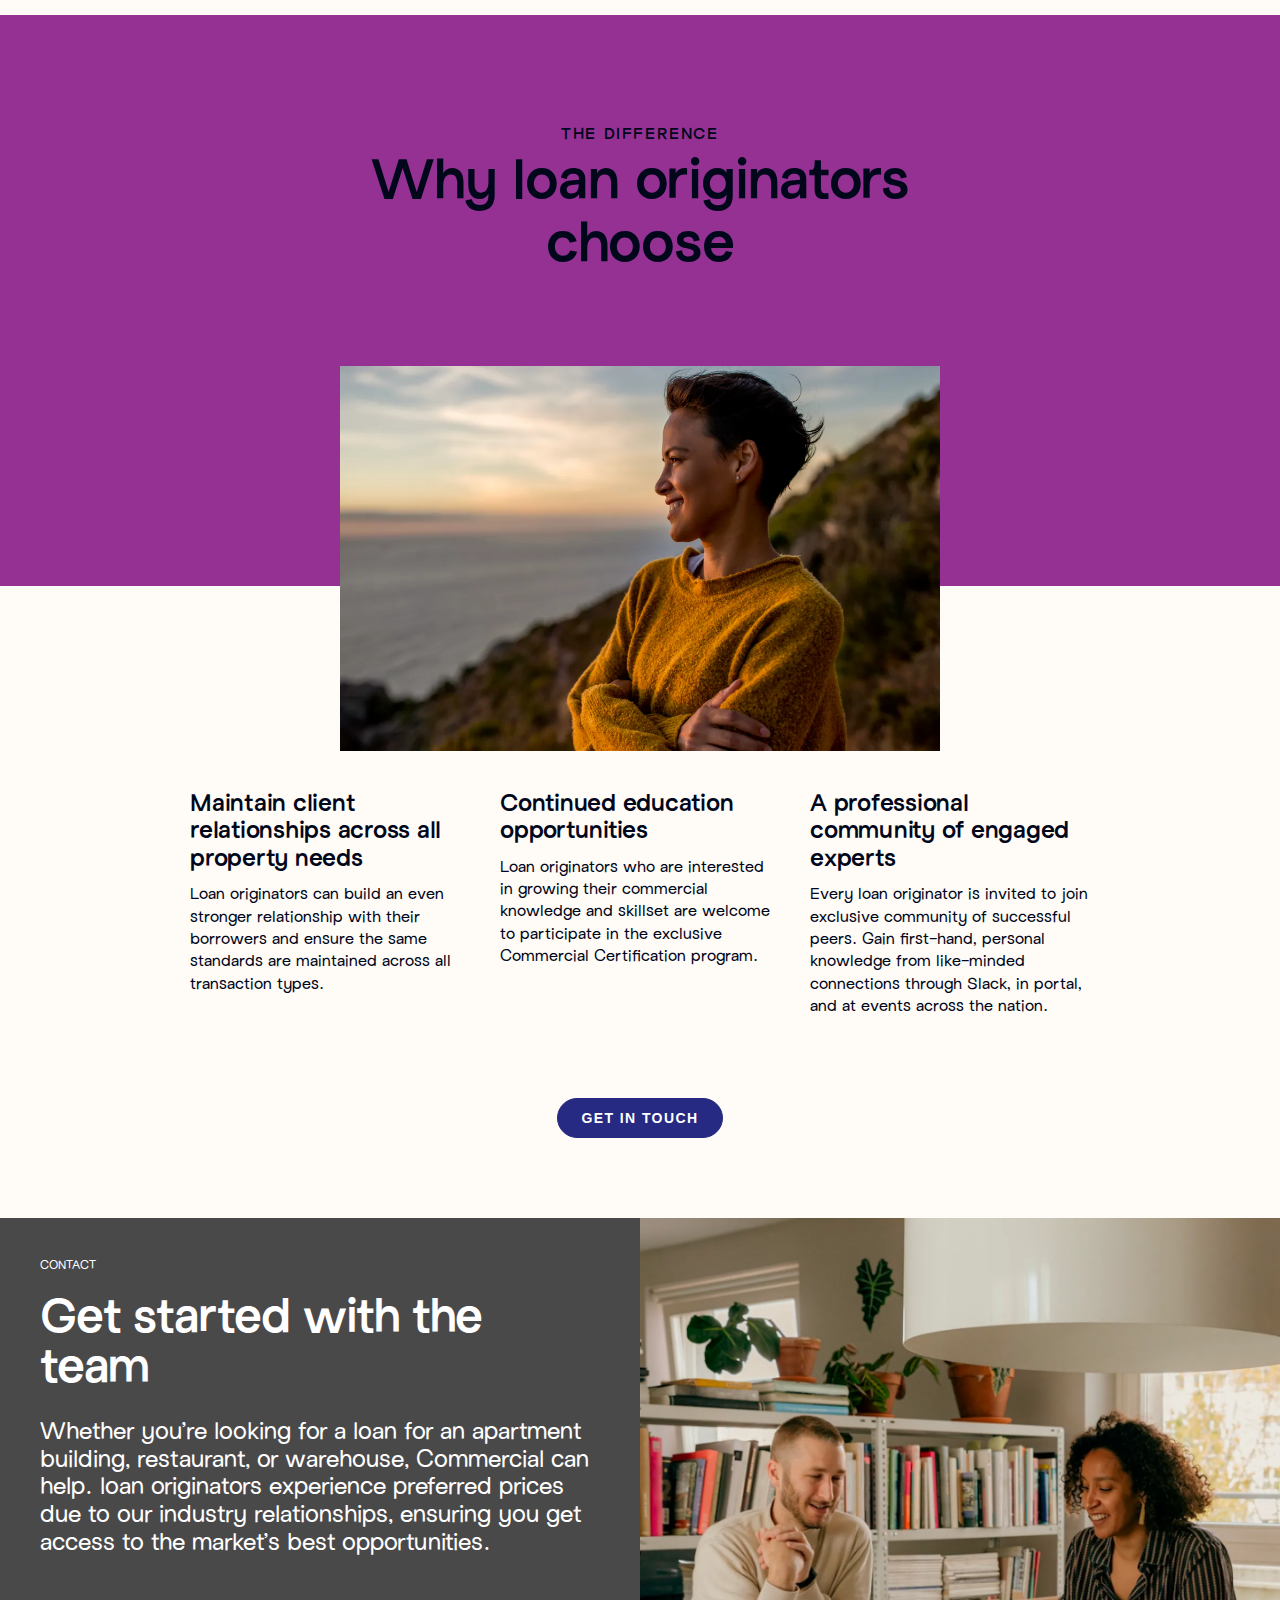
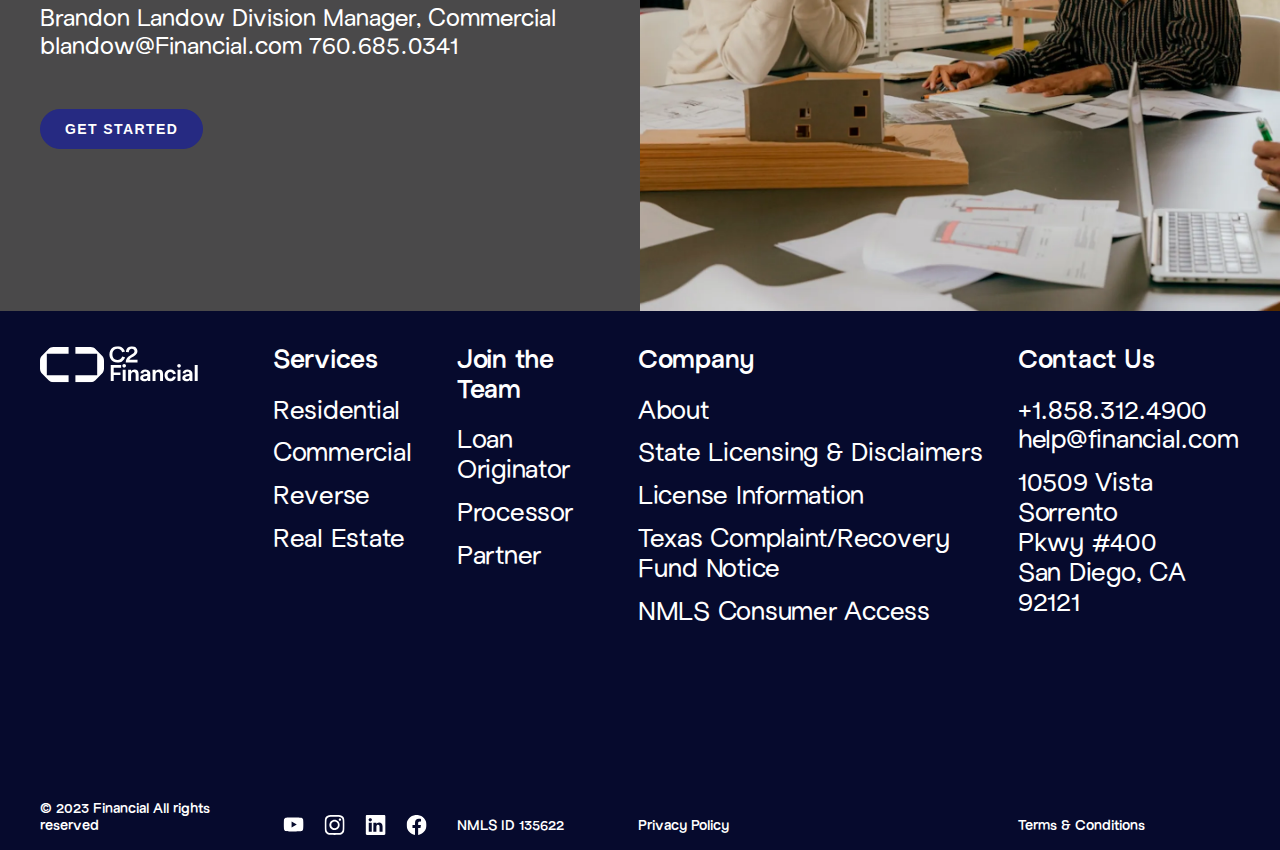
<file: pages/commercial.html>
<!DOCTYPE html>
<html lang="en">
<head>
    <meta charset="UTF-8">
    <meta name="viewport" content="width=device-width, initial-scale=1.0">
    <title>Commercial</title>

    <!-- CSS -->
    <link rel="stylesheet" href="../assets/css/global.css">
    <link rel="stylesheet" href="../assets/css/responsive.css">
    <link rel="stylesheet" href="../assets/css/commercial.css">

    <!-- Javascript -->
    <script src="https://ajax.googleapis.com/ajax/libs/jquery/3.7.1/jquery.min.js"></script>
    <script src="https://cdnjs.cloudflare.com/ajax/libs/gsap/3.12.2/gsap.min.js"></script>
    <script src="../assets/js/global.js"></script>
    <script src="../assets/js/index.js"></script>

</head>

<body>
    <div class="container-layout">
        <!-- START -- Header -->
        <div class="app-header">
            <div class="content desktop-screen">
                <div class="left logo">
                    <img src="../assets/img/logo-color.png" alt="">
                </div>
                <div class="center">
                    <div  class="list">
                        <div class="item menu-service">
                            <span>Services</span>
                        </div>
                        <div class="item">
                            <a href="/pages/company.html">Company</a>
                        </div>
                        <div class="item">
                            <a href="/pages/community.html">Community</a>
                        </div>
                        <div class="item">
                            <a href="/pages/contact.html">Contact</a>
                        </div>
                    </div>
                </div>
                <div class="right">
                    <div class="list">
                        <button class="btn-primary apply-online">APPLY ONLINE</button>
                        <button class="btn-secondary">GET A QUOTE</button>
                    </div>
                </div>
                <div class="sub-menu-service">
                    <div class="list-service">
                        <a href="/pages/residential.html" class="item residential">
                            <h3>Residential</h3>
                            <span>Securing the most competitive pricing in the market</span>
                            <img src="../assets/img/product-logo-2.png" alt="">
                        </a>
                        <a href="/pages/commercial.html" class="item commercial">
                            <h3>Commercial</h3>
                            <span>Bringing business and personal needs together</span>
                            <img src="../assets/img/product-logo-2.png" alt="">
                        </a>
                        <a href="/pages/reverse.html" class="item reverse">
                            <h3>Reverse</h3>
                            <span>Ensuring a secure financial future for our seniors</span>
                            <img src="../assets/img/product-logo-2.png" alt="">
                        </a>
                        <a href="/pages/real-estate.html" class="item real-estate">
                            <h3>Real Estate</h3>
                            <span>Creating a seamless journey, from finance to puchase</span>
                            <img src="../assets/img/product-logo-2.png" alt="">
                        </a>
                    </div>
                </div>
            </div>

            <div class="content mobile-screen">
                <div class="left logo">
                    <img src="../assets/img/logo.png" alt="">
                </div>
                <div class="right">
                    <div class="list">
                        <a href="/pages/apply-loan.html" class="btn-primary">
                            <span>APPLY LOAN</span>
                        </a>
                        <button class="btn-nav-menu open-navbar">
                            <img src="../assets/img/ic-hamburger.svg" alt="">
                        </button>
                        
                    </div>
                </div>
            </div>
            <div class="content-mobile mobile-screen">
                <div class="header">
                    <div class="left logo">
                        <img src="../assets/img/logo-white.png" alt="">
                    </div>
                    <button class="btn-nav-menu close-navbar">
                        <svg width="16" height="15" viewBox="0 0 16 15" fill="none" xmlns="http://www.w3.org/2000/svg"><rect x="13.4799" y="14.4984" width="18" height="2.5" transform="rotate(-135 13.4799 14.4984)" fill="#BAE3F8"></rect><rect x="0.752197" y="12.7305" width="18" height="2.5" transform="rotate(-45 0.752197 12.7305)" fill="#BAE3F8"></rect></svg>
                    </button>
                </div>
                <div class="body-service">
                    <h2>Services</h2>
                    <a href="/pages/residential.html">Residential</a>
                    <a href="/pages/commercial.html">Commercial</a>
                    <a href="/pages/reverse.html">Reverse</a>
                    <a href="">Real Estate</a>
                </div>
                <div class="body-item">
                    <a href="">
                        <h2>Company</h2>
                    </a>
                </div>
                <div class="body-item">
                    <a href="">
                        <h2>Community</h2>
                    </a>
                </div>
                <div class="body-item">
                    <a href="">
                        <h2>Contact</h2>
                    </a>
                </div>
                <div class="body-item">
                    <a href="/pages/apply-loan.html">
                        <h2>APPLY ONLINE</h2>
                    </a>
                </div>
                <div class="body-join">
                    <a href="">
                        <span>GET A QUOTE</span>
                    </a>
                </div>
            </div>
        </div>
        <!-- END -- Header -->

        <div class="app-body">
            <div class="section-header">
                <div class="content">
                    <div class="left">
                        <div class="bg-top">
                            <h1>Commercial</h1>
                        </div>
                        <div class="bg-bottom">
                            <h2>Bringing business and personal needs together</h2>
                        </div>
                    </div>
                    <div class="right">
                        <img src="../assets/img/illustration-commercial-2.webp" alt="">
                    </div>
                </div>
                <div class="additional-content">
                    <div class="left">
                        <img src="../assets/img/illustration-commercial-3.webp" alt="">
                    </div>
                    <div class="right">
                        <div class="bg-top">
                            <span>Why borrowers trust Commercial</span>
                            <h2>A uniquely hands-on approach</h2>
                            <p>Commercial Manager pays close attention to every stage of every transaction—eliminating points of friction. Borrowers and loan originators can feel confident their business is in good hands.</p>
                            <button class="btn-primary">Submit a Loan Inquiry</button>
                        </div>

                    </div>
                </div>
            </div>
            <div class="section-feature">
                <div class="content">
                    <div class="header">
                        <span>OUR OFFERINGS</span>
                        <h2>Purchase and refinance loans <br/>
                            at the speed of business</h2>
                    </div>
                </div>
            </div>
            <div class="section-customer">
                <div class="content">
                    <div class="header">
                        <span>THE DIFFERENCE</span>
                        <h2>Why loan originators<br/> choose</h2>
                    </div>

                    <div class="body">
                        <div class="intercept">
                            <div class="img-content">
                                <img src="../assets/img/illustration-commercial-1.webp" alt="">
                            </div>
                        </div>
                        <div class="list-content">
                            <div class="list">
                                <div class="item">
                                    <h3>Maintain client relationships across all property needs</h3>
                                    <p>Loan originators can build an even stronger relationship with their borrowers and ensure the same standards are maintained across all transaction types.</p>
                                </div>
                                <div class="item">
                                    <h3>Continued education opportunities</h3>
                                    <p>Loan originators who are interested in growing their commercial knowledge and skillset are welcome to participate in the exclusive Commercial Certification program.</p>
                                </div>
                                <div class="item">
                                    <h3>A professional community of engaged experts</h3>
                                    <p>Every loan originator is invited to
                                        join exclusive community of
                                        successful peers. Gain first-hand,
                                        personal knowledge from like-minded
                                        connections through Slack, in portal,
                                        and at events across the nation.</p>
                                </div>
                            </div>
                            <div class="btn-content">
                                <button class="btn-primary">GET IN TOUCH</button>
                            </div>
                        </div>


                        
                    </div>
                </div>
            </div>
            <div class="section-certification">
                <div class="additional-content">
                    <div class="left">
                        <div class="bg-top">
                            <span>CONTACT</span>
                            <h2>Get started with
                                the team
                            </h2>
                            <p>Whether you’re looking for a loan for an apartment building, restaurant, or warehouse, Commercial can help. loan originators experience preferred prices due to our industry relationships, ensuring you get access to the market’s best opportunities.</p>
                            <p>Brandon Landow
                                Division Manager, Commercial
                                blandow@Financial.com
                                760.685.0341</p>
                            <button class="btn-primary">GET STARTED</button>
                        </div>
                    </div>
                    <div class="right">
                        <img src="../assets/img/ilustration-commercial-5.webp" alt="">
                    </div>
                </div>
            </div>
        </div>

        <!-- START -- Footer -->
        <div class="app-footer">
            <div class="content">
                <div class="list-footer desktop-screen">
                    <div class="item">
                        <div class="top">
                            <img src="../assets/img/logo-white.svg" alt="">
                        </div>
                        <div class="bottom">
                            <span>© 2023 Financial All rights reserved</span>
                        </div>
                    </div>
                    <div class="item">
                        <div class="top">
                            <h2>Services</h2>
                            <span>Residential</span>
                            <span>Commercial</span>
                            <span>Reverse</span>
                            <span>Real Estate</span>
                        </div>
                        <div class="bottom bottom-social">
                            <img src="../assets/img/ic-youtube.svg" alt="">
                            <img src="../assets/img/ic-instagram.svg" alt="">
                            <img src="../assets/img/ic-linkedin.svg" alt="">
                            <img src="../assets/img/ic-facebook.svg" alt="">
                        </div>
                    </div>
                    <div class="item">
                        <div class="top">
                            <h2>Join the Team</h2>
                            <span>Loan Originator</span>
                            <span>Processor</span>
                            <span>Partner</span>
                        </div>
                        <div class="bottom">
                            <span>NMLS ID 135622</span>
                        </div>
                    </div>
                    <div class="item">
                        <div class="top">
                            <h2>Company</h2>
                            <span>About</span>
                            <span>State Licensing & Disclaimers</span>
                            <span>License Information</span>
                            <span>Texas Complaint/Recovery Fund Notice</span>
                            <span>NMLS Consumer Access</span>
                        </div>
                        <div class="bottom">
                            <span>Privacy Policy</span>
                        </div>
                    </div>
                    <div class="item">
                        <div class="top">
                            <h2>Contact Us</h2>
                            <span>+1.858.312.4900 <br/> help@financial.com</span>
                            <span>10509 Vista Sorrento <br/>
                                Pkwy #400 <br/>
                                San Diego, CA 92121
                            </span>
                        </div>
                        <div class="bottom">
                            <span>Terms & Conditions</span>
                        </div>
                    </div>
                </div>
                <div class="list-footer mobile-screen">

                </div>
            </div>
        </div>
    </div>
      
</body>
</html>
</file>
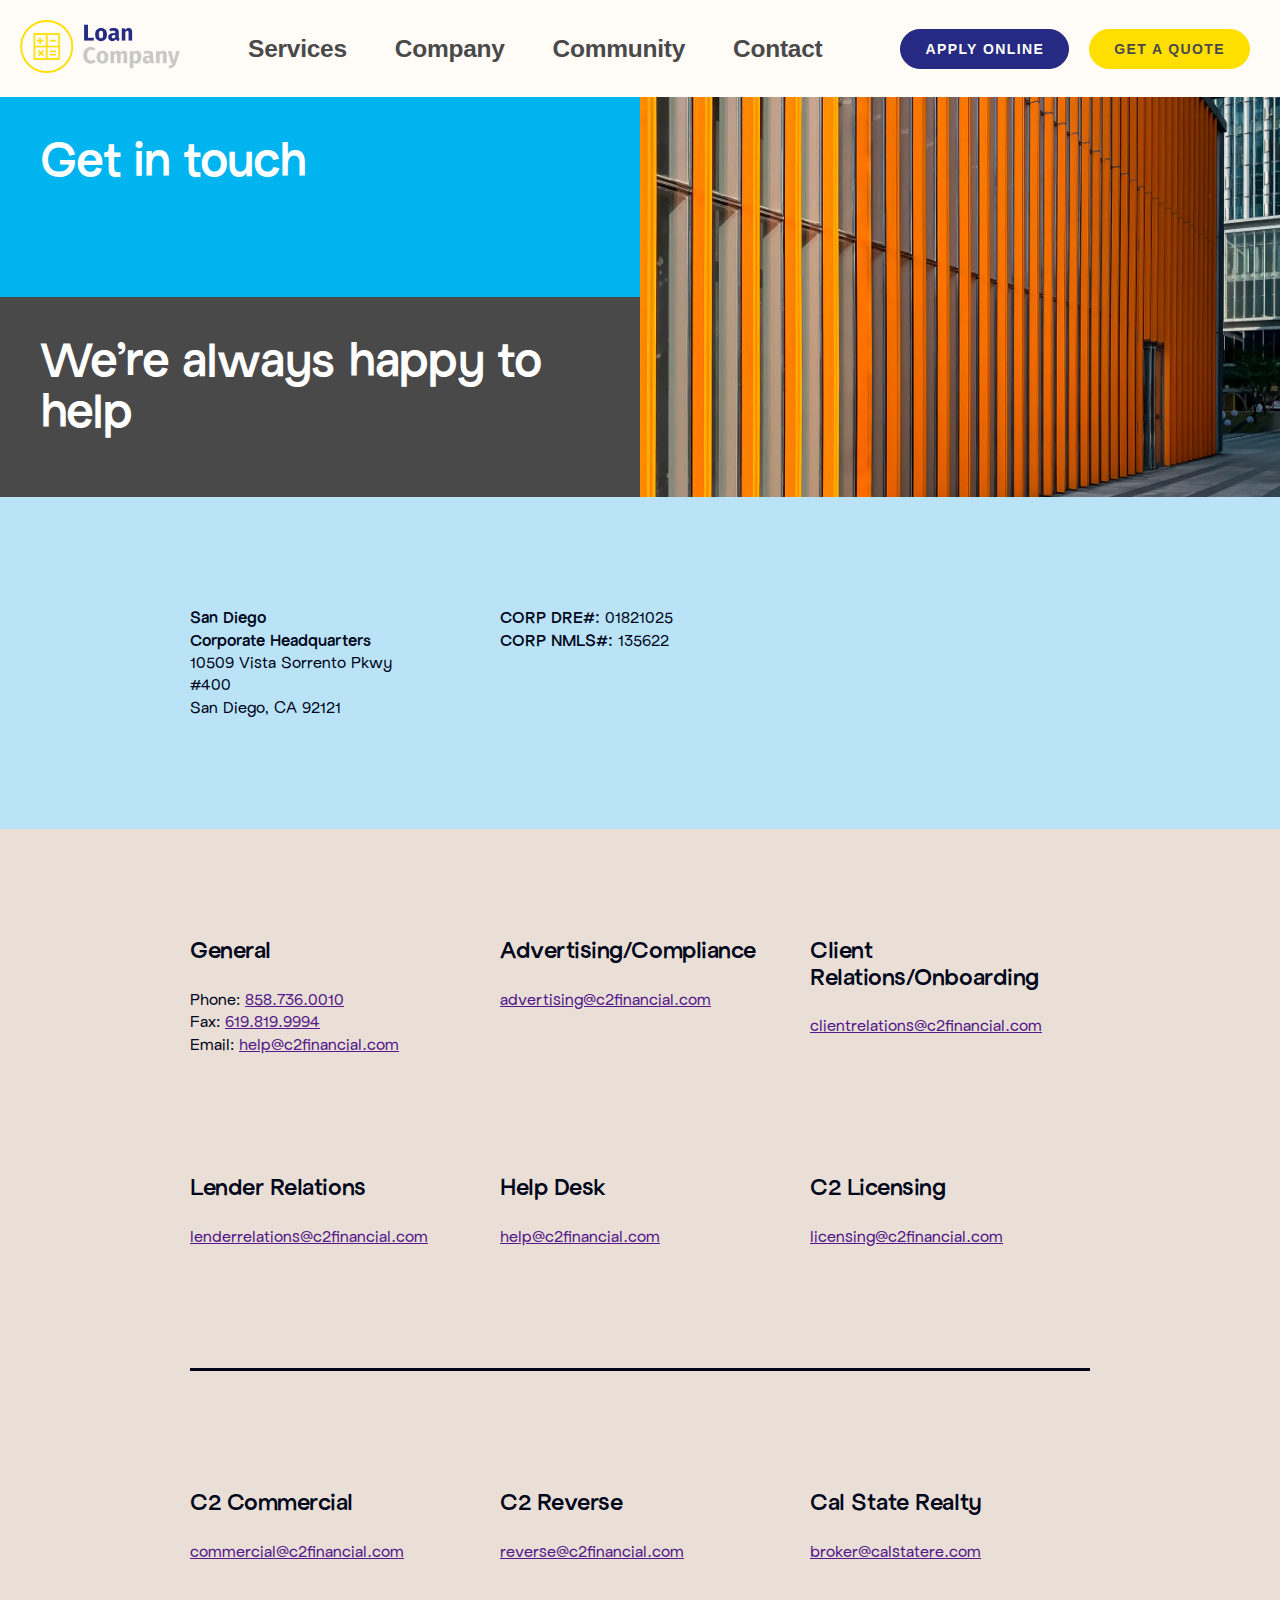
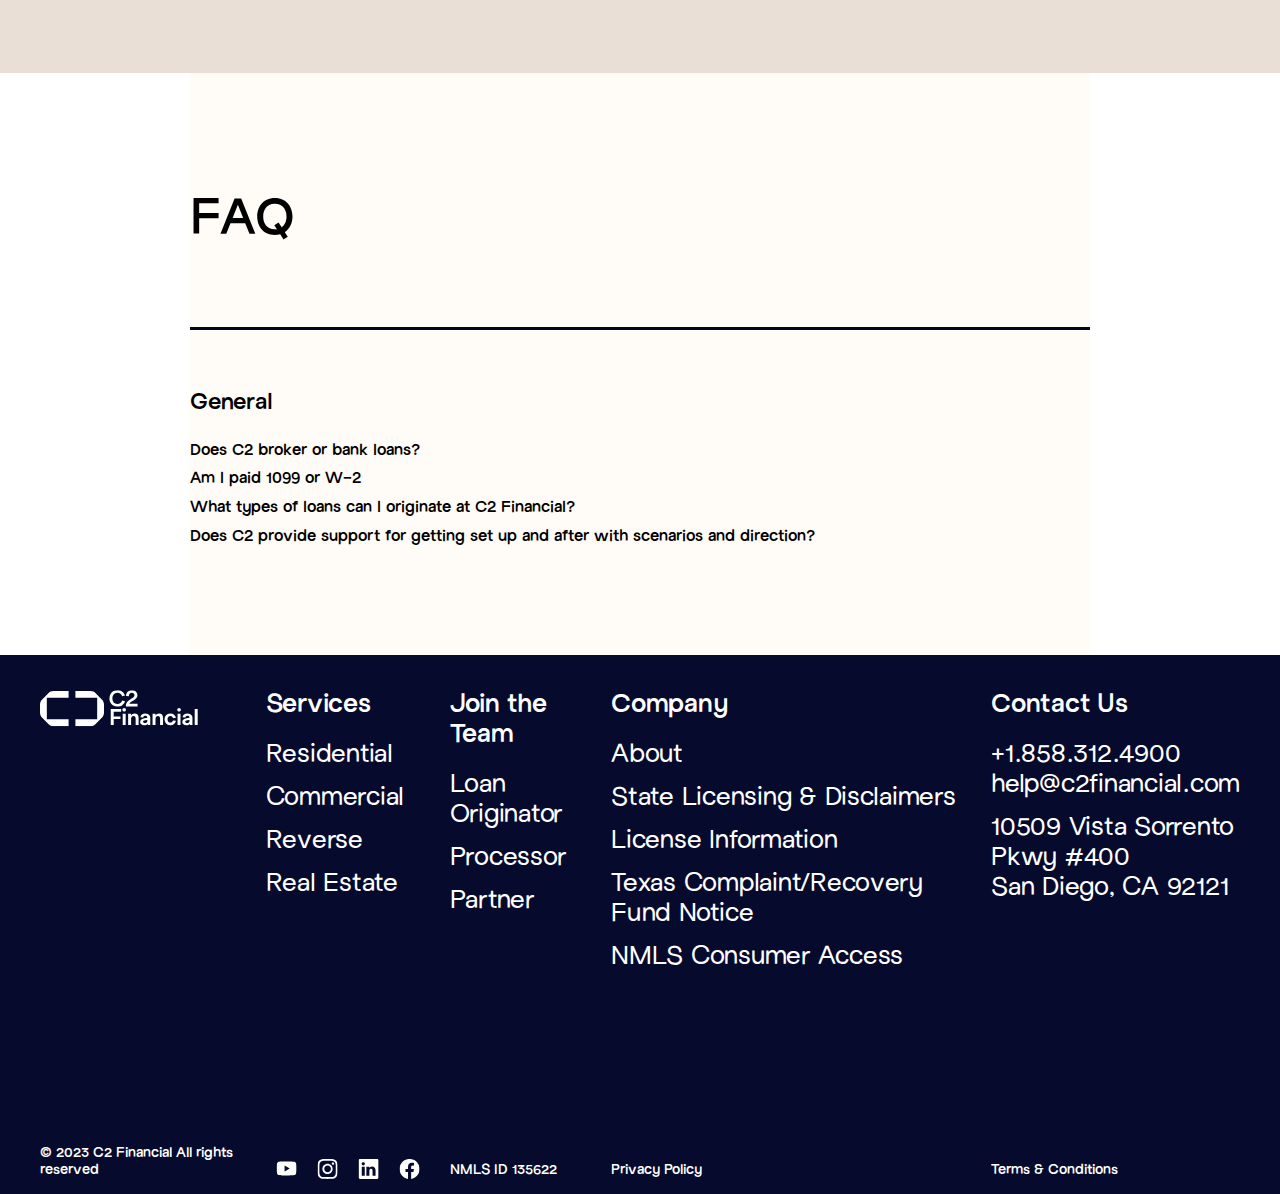
<file: pages/contact.html>
<!DOCTYPE html>
<html lang="en">
<head>
    <meta charset="UTF-8">
    <meta name="viewport" content="width=device-width, initial-scale=1.0">
    <title>Commercial</title>

    <!-- CSS -->
    <link rel="stylesheet" href="../assets/css/global.css">
    <link rel="stylesheet" href="../assets/css/responsive.css">
    <link rel="stylesheet" href="../assets/css/contact.css">

    <!-- Javascript -->
    <script src="https://ajax.googleapis.com/ajax/libs/jquery/3.7.1/jquery.min.js"></script>
    <script src="https://cdnjs.cloudflare.com/ajax/libs/gsap/3.12.2/gsap.min.js"></script>
    <script src="../assets/js/global.js"></script>
    <script src="../assets/js/contact.js"></script>

</head>

<body>
    <div class="container-layout">
        <!-- START -- Header -->
        <div class="app-header">
            <div class="content desktop-screen">
                <div class="left logo">
                    <img src="../assets/img/logo-color.png" alt="">
                </div>
                <div class="center">
                    <div  class="list">
                        <div class="item menu-service">
                            <span>Services</span>
                        </div>
                        <div class="item">
                            <a href="/pages/company.html">Company</a>
                        </div>
                        <div class="item">
                            <a href="/pages/community.html">Community</a>
                        </div>
                        <div class="item">
                            <a href="/pages/contact.html">Contact</a>
                        </div>
                    </div>
                </div>
                <div class="right">
                    <div class="list">
                        <button class="btn-primary apply-online">APPLY ONLINE</button>
                        <button class="btn-secondary">GET A QUOTE</button>
                    </div>
                </div>
                <div class="sub-menu-service">
                    <div class="list-service">
                        <a href="/pages/residential.html" class="item residential">
                            <h3>Residential</h3>
                            <span>Securing the most competitive pricing in the market</span>
                            <img src="../assets/img/product-logo-2.png" alt="">
                        </a>
                        <a href="/pages/commercial.html" class="item commercial">
                            <h3>Commercial</h3>
                            <span>Bringing business and personal needs together</span>
                            <img src="../assets/img/product-logo-2.png" alt="">
                        </a>
                        <a href="/pages/reverse.html" class="item reverse">
                            <h3>Reverse</h3>
                            <span>Ensuring a secure financial future for our seniors</span>
                            <img src="../assets/img/product-logo-2.png" alt="">
                        </a>
                        <a href="/pages/real-estate.html" class="item real-estate">
                            <h3>Real Estate</h3>
                            <span>Creating a seamless journey, from finance to puchase</span>
                            <img src="../assets/img/product-logo-2.png" alt="">
                        </a>
                    </div>
                </div>
            </div>

            <div class="content mobile-screen">
                <div class="left logo">
                    <img src="../assets/img/logo.png" alt="">
                </div>
                <div class="right">
                    <div class="list">
                        <a href="/pages/apply-loan.html" class="btn-primary">
                            <span>APPLY LOAN</span>
                        </a>
                        <button class="btn-nav-menu open-navbar">
                            <img src="../assets/img/ic-hamburger.svg" alt="">
                        </button>
                        
                    </div>
                </div>
            </div>
            <div class="content-mobile mobile-screen">
                <div class="header">
                    <div class="left logo">
                        <img src="../assets/img/logo-white.png" alt="">
                    </div>
                    <button class="btn-nav-menu close-navbar">
                        <svg width="16" height="15" viewBox="0 0 16 15" fill="none" xmlns="http://www.w3.org/2000/svg"><rect x="13.4799" y="14.4984" width="18" height="2.5" transform="rotate(-135 13.4799 14.4984)" fill="#BAE3F8"></rect><rect x="0.752197" y="12.7305" width="18" height="2.5" transform="rotate(-45 0.752197 12.7305)" fill="#BAE3F8"></rect></svg>
                    </button>
                </div>
                <div class="body-service">
                    <h2>Services</h2>
                    <a href="/pages/residential.html">Residential</a>
                    <a href="/pages/commercial.html">Commercial</a>
                    <a href="/pages/reverse.html">Reverse</a>
                    <a href="">Real Estate</a>
                </div>
                <div class="body-item">
                    <a href="">
                        <h2>Company</h2>
                    </a>
                </div>
                <div class="body-item">
                    <a href="">
                        <h2>Community</h2>
                    </a>
                </div>
                <div class="body-item">
                    <a href="">
                        <h2>Contact</h2>
                    </a>
                </div>
                <div class="body-item">
                    <a href="/pages/apply-loan.html">
                        <h2>APPLY ONLINE</h2>
                    </a>
                </div>
                <div class="body-join">
                    <a href="">
                        <span>GET A QUOTE</span>
                    </a>
                </div>
            </div>
        </div>
        <!-- END -- Header -->

        <div class="app-body">
            <div class="section-header">
                <div class="content ">
                    <div class="left">
                        <div class="bg-top">
                            <h1>Get in touch</h1>
                        </div>
                        <div class="bg-bottom">
                            <h2>We’re always happy to help</h2>
                        </div>
                    </div>
                    <div class="right">
                        <img src="../assets/img/illustration-commercial-2.webp" alt="">
                    </div>
                </div>
            </div>

            <div class="section-contact">
                <div class="content bg-blue">
                    <div class="list">
                        <div class="item">
                            <span><b>San Diego <br/> Corporate Headquarters</b></span>
                            <span>10509 Vista Sorrento Pkwy <br/> #400</span>
                            <span>San Diego, CA 92121</span>
                        </div>
                        <div class="item">
                            <span><b>CORP DRE#:</b> 01821025</span>
                            <span><b>CORP NMLS#:</b> 135622</span>
                        </div>
                    </div>
                </div>
                <div class="content bg-cream ">
                    <div class="list">
                        <div class="item">
                            <h3>General</h3>
                            <span>Phone: <a href="">858.736.0010</a></span>
                            <span>Fax: <a href="">619.819.9994</a></span>
                            <span>Email: <a href="">help@c2financial.com</a></span>
                        </div>
                        <div class="item">
                            <h3>Advertising/Compliance</h3>
                            <span><a href="">advertising@c2financial.com</a></span>
                        </div>
                        <div class="item">
                            <h3>Client Relations/Onboarding</h3>
                            <span><a href="">clientrelations@c2financial.com</a></span>
                        </div>
                        <div class="item">
                            <h3>Lender Relations</h3>
                            <span><a href="">lenderrelations@c2financial.com</a></span>
                        </div>
                        <div class="item">
                            <h3>Help Desk</h3>
                            <span><a href="">help@c2financial.com</a></span>
                        </div>
                        <div class="item">
                            <h3>C2 Licensing</h3>
                            <span><a href="">licensing@c2financial.com</a></span>
                        </div>
                        <div class="divider">
                            <div class="line"></div>
                        </div>
                        <div class="item">
                            <h3>C2 Commercial</h3>
                            <span><a href="">commercial@c2financial.com</a></span>
                        </div>
                        <div class="item">
                            <h3>C2 Reverse</h3>
                            <span><a href="">reverse@c2financial.com</a></span>
                        </div>
                        <div class="item">
                            <h3>Cal State Realty</h3>
                            <span><a href="">broker@calstatere.com</a></span>
                        </div>
                    </div>
                </div>
            </div>
            <div class="section-faq">
                <div class="content">
                    <h2>FAQ</h2>
                    <div class="list">
                        <h3>General</h3>
                        <div class="list-faq">
                            <div class="item">
                                <h5 class="title-faq">Does C2 broker or bank loans?</h5>
                                <div class="value">
                                    <p>C2 strictly focuses on doing one thing very well and that is brokering where there are no padded rate sheets. If you are coming from a ‘banking’ background, we can align you with a C2 trainer who is paid a training fee to assist you in learning how the ‘broker’ channel works in terms of shopping lenders, locking loans, issuing disclosure, etc.</p>
                                </div>
                            </div>
                            <div class="item">
                                <h5 class="title-faq">Am I paid 1099 or W-2</h5>
                                <div class="value">
                                    <p>Most states are paid 1099 with the proper license. Some exceptions: In CA, DFPI requires W2. Additionally, Oregon and Nevada require W2. Note: If you obtain a license (under C2) in a state outside of your home state, that may impact your pay status in your home state.</p>
                                </div>
                            </div>
                            <div class="item">
                                <h5 class="title-faq">What types of loans can I originate at C2 Financial?</h5>
                                <div class="value">
                                    <p>C2 is approved by approximately 100 wholesale lenders and banks. The programs cover almost every possible type of loan—Conventional, FHA, VA, USDA, CalHFA, MCC, commercial, and Reverse Mortgage loans.</p>
                                </div>
                            </div>
                            <div class="item">
                                <h5 class="title-faq">Does C2 provide support for getting set up and after with scenarios and direction?</h5>
                                <div class="value">
                                    <p>As a top broker in the nation, we obtain preferred pricing and services from the industry’s best wholesale lenders. The preferred pricing we receive gets passed directly along to the originator, and therefore the end client, the borrower. We don’t pad or splice it up in any way.</p>
                                </div>
                            </div>
                        </div>
                    </div>
                </div>
            </div>
        </div>
        
        <!-- START -- Footer -->
        <div class="app-footer">
            <div class="content">
                <div class="list-footer desktop-screen">
                    <div class="item">
                        <div class="top">
                            <img src="../assets/img/logo-white.svg" alt="">
                        </div>
                        <div class="bottom">
                            <span>© 2023 C2 Financial All rights reserved</span>
                        </div>
                    </div>
                    <div class="item">
                        <div class="top">
                            <h2>Services</h2>
                            <span>Residential</span>
                            <span>Commercial</span>
                            <span>Reverse</span>
                            <span>Real Estate</span>
                        </div>
                        <div class="bottom bottom-social">
                            <img src="../assets/img/ic-youtube.svg" alt="">
                            <img src="../assets/img/ic-instagram.svg" alt="">
                            <img src="../assets/img/ic-linkedin.svg" alt="">
                            <img src="../assets/img/ic-facebook.svg" alt="">
                        </div>
                    </div>
                    <div class="item">
                        <div class="top">
                            <h2>Join the Team</h2>
                            <span>Loan Originator</span>
                            <span>Processor</span>
                            <span>Partner</span>
                        </div>
                        <div class="bottom">
                            <span>NMLS ID 135622</span>
                        </div>
                    </div>
                    <div class="item">
                        <div class="top">
                            <h2>Company</h2>
                            <span>About</span>
                            <span>State Licensing & Disclaimers</span>
                            <span>License Information</span>
                            <span>Texas Complaint/Recovery Fund Notice</span>
                            <span>NMLS Consumer Access</span>
                        </div>
                        <div class="bottom">
                            <span>Privacy Policy</span>
                        </div>
                    </div>
                    <div class="item">
                        <div class="top">
                            <h2>Contact Us</h2>
                            <span>+1.858.312.4900 <br/> help@c2financial.com</span>
                            <span>10509 Vista Sorrento <br/>
                                Pkwy #400 <br/>
                                San Diego, CA 92121
                            </span>
                        </div>
                        <div class="bottom">
                            <span>Terms & Conditions</span>
                        </div>
                    </div>
                </div>
                <div class="list-footer mobile-screen">

                </div>
            </div>
        </div>
    </div>
      
</body>
</html>
</file>
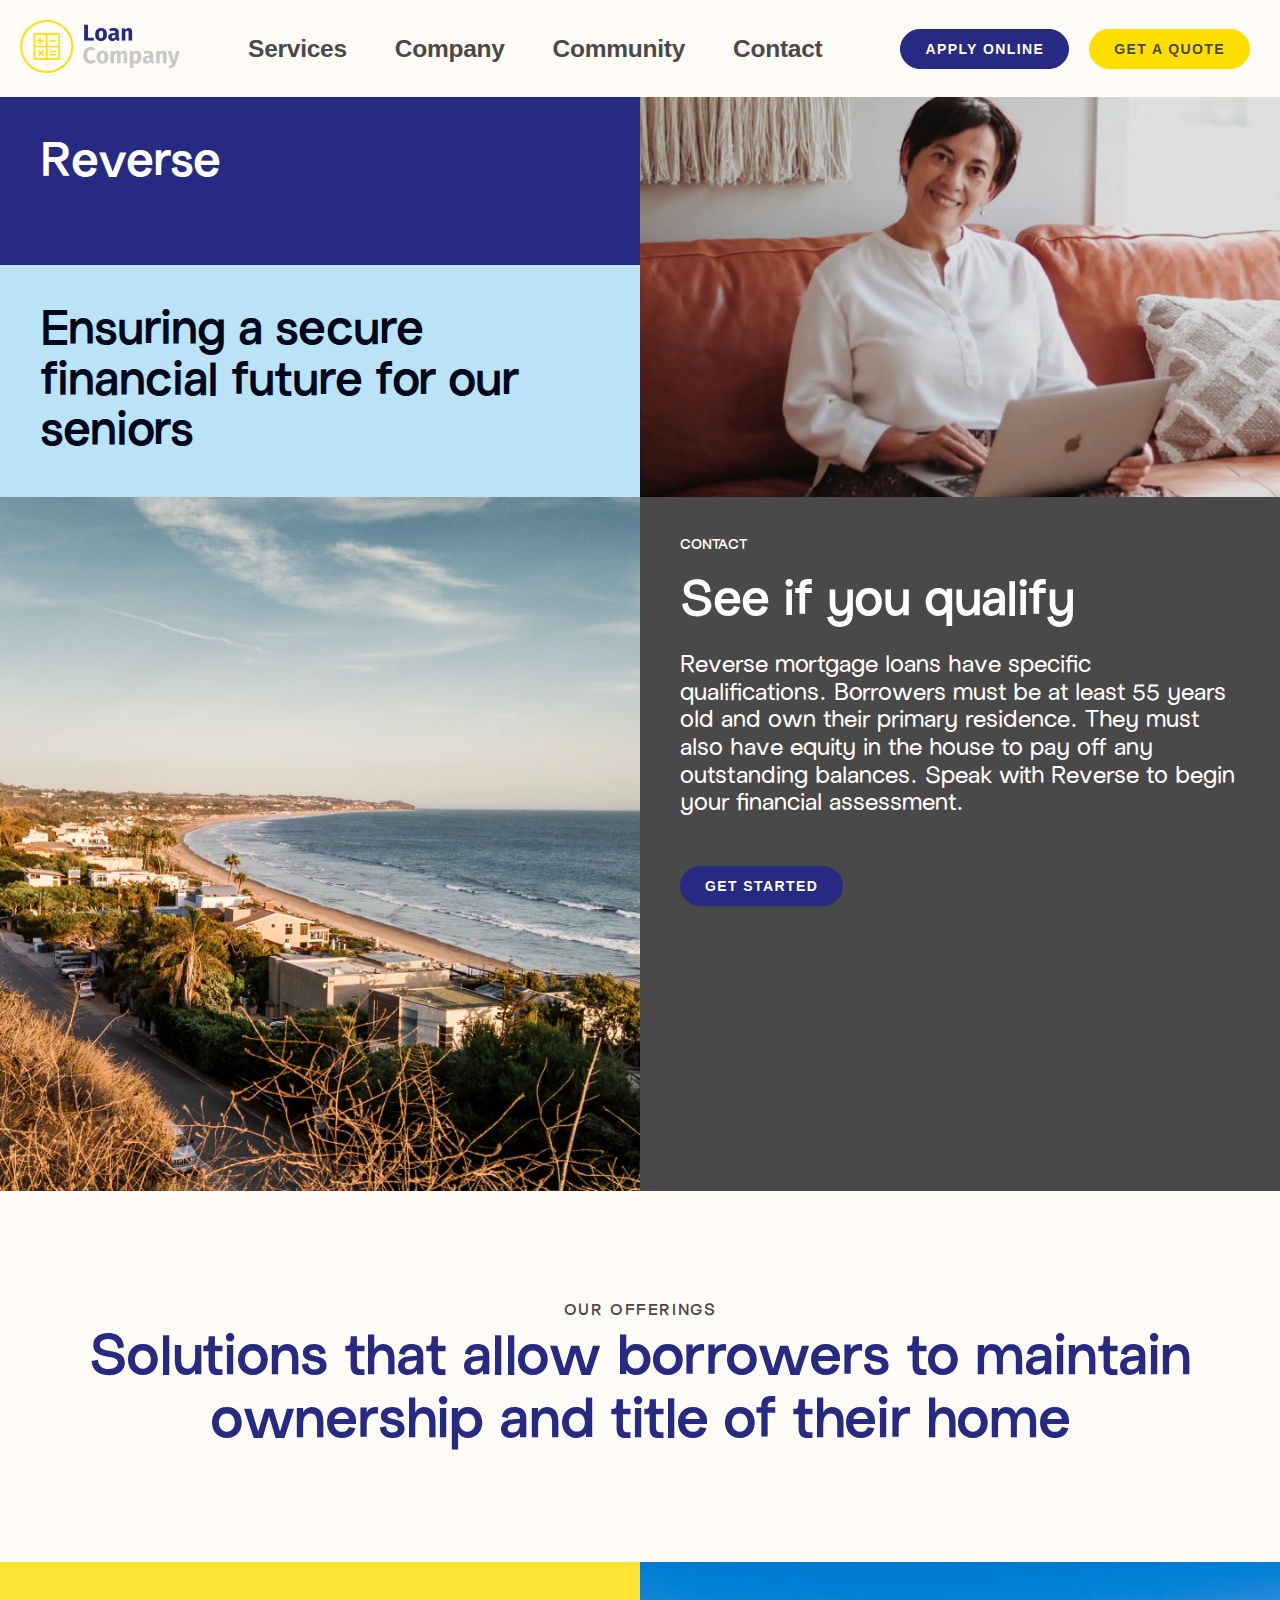
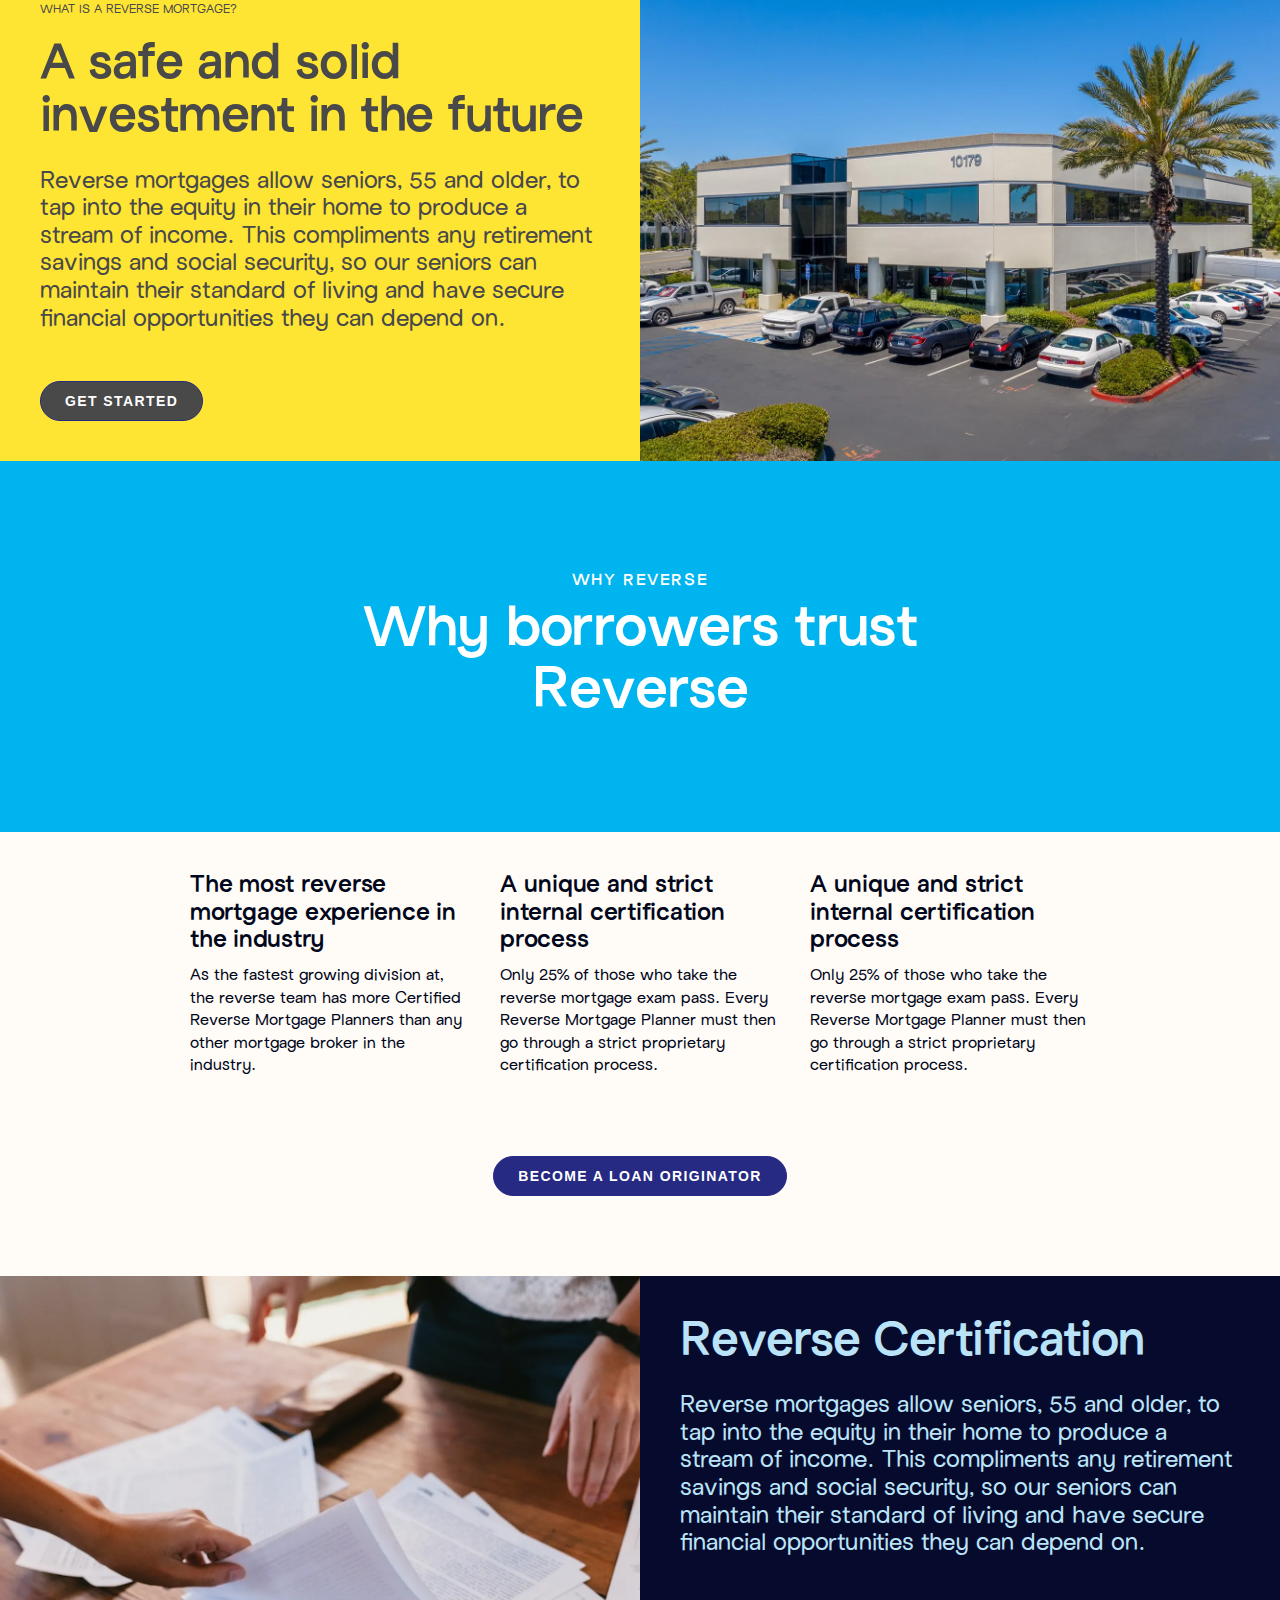
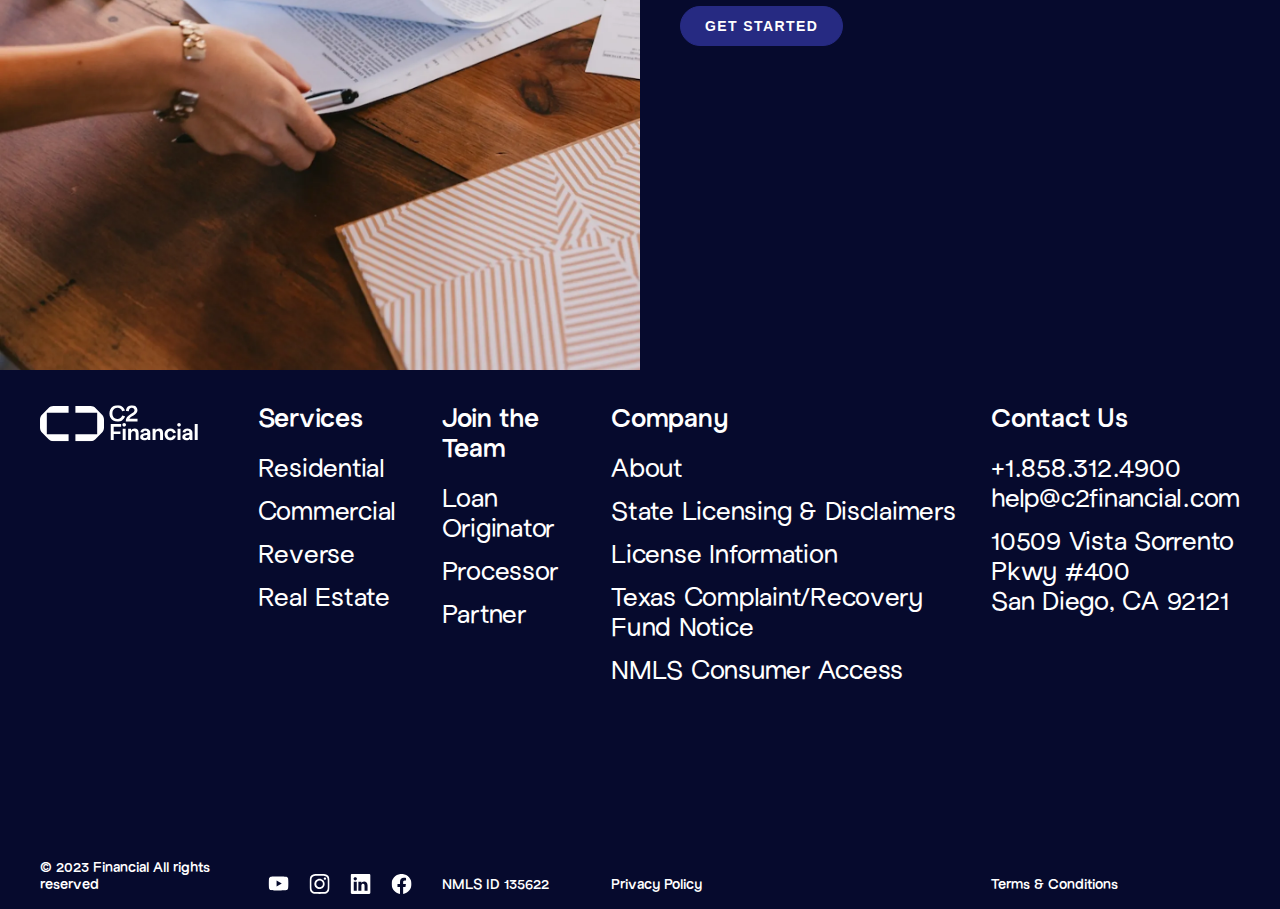
<file: pages/reverse.html>
<!DOCTYPE html>
<html lang="en">
<head>
    <meta charset="UTF-8">
    <meta name="viewport" content="width=device-width, initial-scale=1.0">
    <title>Document</title>

    <!-- CSS -->
    <link rel="stylesheet" href="../assets/css/global.css">
    <link rel="stylesheet" href="../assets/css/responsive.css">
    <link rel="stylesheet" href="../assets/css/reverse.css">

    <!-- Javascript -->
    <script src="https://ajax.googleapis.com/ajax/libs/jquery/3.7.1/jquery.min.js"></script>
    <script src="https://cdnjs.cloudflare.com/ajax/libs/gsap/3.12.2/gsap.min.js"></script>
    <script src="../assets/js/global.js"></script>
    <script src="../assets/js/index.js"></script>

</head>

<body>
    <div class="container-layout">
        <!-- START -- Header -->
        <div class="app-header">
            <div class="content desktop-screen">
                <div class="left logo">
                    <img src="../assets/img/logo-color.png" alt="">
                </div>
                <div class="center">
                    <div  class="list">
                        <div class="item menu-service">
                            <span>Services</span>
                        </div>
                        <div class="item">
                            <a href="/pages/company.html">Company</a>
                        </div>
                        <div class="item">
                            <a href="/pages/community.html">Community</a>
                        </div>
                        <div class="item">
                            <a href="/pages/contact.html">Contact</a>
                        </div>
                    </div>
                </div>
                <div class="right">
                    <div class="list">
                        <button class="btn-primary apply-online">APPLY ONLINE</button>
                        <button class="btn-secondary">GET A QUOTE</button>
                    </div>
                </div>
                <div class="sub-menu-service">
                    <div class="list-service">
                        <a href="/pages/residential.html" class="item residential">
                            <h3>Residential</h3>
                            <span>Securing the most competitive pricing in the market</span>
                            <img src="../assets/img/product-logo-2.png" alt="">
                        </a>
                        <a href="/pages/commercial.html" class="item commercial">
                            <h3>Commercial</h3>
                            <span>Bringing business and personal needs together</span>
                            <img src="../assets/img/product-logo-2.png" alt="">
                        </a>
                        <a href="/pages/reverse.html" class="item reverse">
                            <h3>Reverse</h3>
                            <span>Ensuring a secure financial future for our seniors</span>
                            <img src="../assets/img/product-logo-2.png" alt="">
                        </a>
                        <a href="/pages/real-estate.html" class="item real-estate">
                            <h3>Real Estate</h3>
                            <span>Creating a seamless journey, from finance to puchase</span>
                            <img src="../assets/img/product-logo-2.png" alt="">
                        </a>
                    </div>
                </div>
            </div>

            <div class="content mobile-screen">
                <div class="left logo">
                    <img src="../assets/img/logo.png" alt="">
                </div>
                <div class="right">
                    <div class="list">
                        <a href="/pages/apply-loan.html" class="btn-primary">
                            <span>APPLY LOAN</span>
                        </a>
                        <button class="btn-nav-menu open-navbar">
                            <img src="../assets/img/ic-hamburger.svg" alt="">
                        </button>
                        
                    </div>
                </div>
            </div>
            <div class="content-mobile mobile-screen">
                <div class="header">
                    <div class="left logo">
                        <img src="../assets/img/logo-white.png" alt="">
                    </div>
                    <button class="btn-nav-menu close-navbar">
                        <svg width="16" height="15" viewBox="0 0 16 15" fill="none" xmlns="http://www.w3.org/2000/svg"><rect x="13.4799" y="14.4984" width="18" height="2.5" transform="rotate(-135 13.4799 14.4984)" fill="#BAE3F8"></rect><rect x="0.752197" y="12.7305" width="18" height="2.5" transform="rotate(-45 0.752197 12.7305)" fill="#BAE3F8"></rect></svg>
                    </button>
                </div>
                <div class="body-service">
                    <h2>Services</h2>
                    <a href="/pages/residential.html">Residential</a>
                    <a href="/pages/commercial.html">Commercial</a>
                    <a href="/pages/reverse.html">Reverse</a>
                    <a href="">Real Estate</a>
                </div>
                <div class="body-item">
                    <a href="">
                        <h2>Company</h2>
                    </a>
                </div>
                <div class="body-item">
                    <a href="">
                        <h2>Community</h2>
                    </a>
                </div>
                <div class="body-item">
                    <a href="">
                        <h2>Contact</h2>
                    </a>
                </div>
                <div class="body-item">
                    <a href="/pages/apply-loan.html">
                        <h2>APPLY ONLINE</h2>
                    </a>
                </div>
                <div class="body-join">
                    <a href="">
                        <span>GET A QUOTE</span>
                    </a>
                </div>
            </div>
        </div>
        <!-- END -- Header -->

        <div class="app-body">
            <div class="section-header">
                <div class="content">
                    <div class="left">
                        <div class="bg-top">
                            <h1>Reverse</h1>
                        </div>
                        <div class="bg-bottom">
                            <h2>Ensuring a secure
                                financial future for
                                our seniors</h2>
                        </div>
                    </div>
                    <div class="right">
                        <img src="../assets/img/ilustration-reverse.webp" alt="">
                    </div>
                </div>
                <div class="additional-content">
                    <div class="left">
                        <img src="../assets/img/ilustration-reverse-2.webp" alt="">
                    </div>
                    <div class="right">
                        <div class="bg-top">
                            <span>CONTACT</span>
                            <h2>See if you qualify</h2>
                            <p>Reverse mortgage loans have specific qualifications. Borrowers must be at least 55 years old and own their primary residence. They must also have equity in the house to pay off any outstanding balances. Speak with Reverse to begin your financial assessment.</p>
                            <button class="btn-primary">GET STARTED</button>
                        </div>

                    </div>
                </div>
            </div>
            <div class="section-feature">
                <div class="content">
                    <div class="header">
                        <span>OUR OFFERINGS</span>
                        <h2>Solutions that allow borrowers to maintain <br/>
                            ownership and title of their home</h2>
                    </div>

                </div>
                <div class="additional-content">
                    <div class="left">
                        <div class="bg-top">
                            <span>WHAT IS A REVERSE MORTGAGE?</span>
                            <h2>A safe and solid
                                investment
                                in the future
                            </h2>
                            <p>Reverse mortgages allow seniors, 55 and older, to tap into the equity in their home to produce a stream of income. This compliments any retirement savings and social security, so our seniors can maintain their standard of living and have secure financial opportunities they can depend on.</p>
                            <button class="btn-primary">GET STARTED</button>
                        </div>
                    </div>
                    <div class="right">

                        <img src="../assets/img/ilustration-reverse-3.webp" alt="">
                    </div>
                </div>
            </div>
            <div class="section-customer">
                <div class="content">
                    <div class="header">
                        <span>WHY REVERSE</span>
                        <h2>Why borrowers trust <br/> Reverse</h2>
                    </div>
                    <div class="body">
                        <div class="list">
                            <div class="item">
                                <h3>The most reverse mortgage experience in the industry</h3>
                                <p>As the fastest growing division at, the reverse team has more Certified Reverse Mortgage Planners than any other mortgage broker in the industry.</p>
                            </div>
                            <div class="item">
                                <h3>A unique and strict internal certification process</h3>
                                <p>Only 25% of those who take the reverse mortgage exam pass. Every Reverse Mortgage Planner must then go through a strict proprietary certification process.</p>
                            </div>
                            <div class="item">
                                <h3>A unique and strict internal certification process</h3>
                                <p>Only 25% of those who take the reverse mortgage exam pass. Every Reverse Mortgage Planner must then go through a strict proprietary certification process.</p>
                            </div>
                        </div>
                        <div class="btn-content">
                            <button class="btn-primary">BECOME A LOAN ORIGINATOR</button>
                        </div>
                        
                    </div>
                </div>
            </div>
            <div class="section-certification">
                <div class="additional-content">
                    <div class="left">
                        <img src="../assets/img/ilustration-reverse-4.webp" alt="">
                    </div>
                    <div class="right">
                        <div class="bg-top">
                            <h2>Reverse Certification</h2>
                            <p>Reverse mortgages allow seniors, 55 and older, to tap into the equity in their home to produce a stream of income. This compliments any retirement savings and social security, so our seniors can maintain their standard of living and have secure financial opportunities they can depend on.</p>
                            <button class="btn-primary">GET STARTED</button>
                        </div>

                    </div>
                </div>
            </div>
        </div>

        <!-- START -- Footer -->
        <div class="app-footer">
            <div class="content">
                <div class="list-footer desktop-screen">
                    <div class="item">
                        <div class="top">
                            <img src="../assets/img/logo-white.svg" alt="">
                        </div>
                        <div class="bottom">
                            <span>© 2023 Financial All rights reserved</span>
                        </div>
                    </div>
                    <div class="item">
                        <div class="top">
                            <h2>Services</h2>
                            <span>Residential</span>
                            <span>Commercial</span>
                            <span>Reverse</span>
                            <span>Real Estate</span>
                        </div>
                        <div class="bottom bottom-social">
                            <img src="../assets/img/ic-youtube.svg" alt="">
                            <img src="../assets/img/ic-instagram.svg" alt="">
                            <img src="../assets/img/ic-linkedin.svg" alt="">
                            <img src="../assets/img/ic-facebook.svg" alt="">
                        </div>
                    </div>
                    <div class="item">
                        <div class="top">
                            <h2>Join the Team</h2>
                            <span>Loan Originator</span>
                            <span>Processor</span>
                            <span>Partner</span>
                        </div>
                        <div class="bottom">
                            <span>NMLS ID 135622</span>
                        </div>
                    </div>
                    <div class="item">
                        <div class="top">
                            <h2>Company</h2>
                            <span>About</span>
                            <span>State Licensing & Disclaimers</span>
                            <span>License Information</span>
                            <span>Texas Complaint/Recovery Fund Notice</span>
                            <span>NMLS Consumer Access</span>
                        </div>
                        <div class="bottom">
                            <span>Privacy Policy</span>
                        </div>
                    </div>
                    <div class="item">
                        <div class="top">
                            <h2>Contact Us</h2>
                            <span>+1.858.312.4900 <br/> help@c2financial.com</span>
                            <span>10509 Vista Sorrento <br/>
                                Pkwy #400 <br/>
                                San Diego, CA 92121
                            </span>
                        </div>
                        <div class="bottom">
                            <span>Terms & Conditions</span>
                        </div>
                    </div>
                </div>
                <div class="list-footer mobile-screen">

                </div>
            </div>
        </div>
    </div>
      
</body>
</html>
</file>
<file: assets/css/global.css>
/* Global Styles */

@font-face {
    font-family: FTPolar;
    src: url("../font/ft-polar-regular.otf") format("opentype");
}

@font-face {
    font-family: FTPolar;
    font-weight: bold;
    src: url("../font/ft-polar-bold.otf") format("opentype");
}

h1, h2, h3, h4, h5, h6 {
    margin-top: 0px;
    margin-bottom: 0px;
}

button {
    cursor: pointer;
    font-size: 14px;
    font-weight: bold;
    line-height: 14px;
    letter-spacing: 1.4px;
    text-transform: uppercase;
    width: fit-content; 
}

button.btn-primary {
    border: 1px solid #262a82;
    background: #262a82;
    border-radius: 100px;
    color: #FFF;
}

button.btn-secondary {
    border: 1px solid #ffdf00;
    border-radius: 100px;
    background: #ffdf00;
    color: #4a494a;
}

button.btn-tertiary {
    border: 1px solid #01071B;
    background: #01071b;
    border-radius: 100px;
    color: #FFF;
}

button.btn-transparent-outline {
    border: 1px solid #01071B;
    background: transparent;
    border-radius: 100px;
    color: #01071B;
}

/* a {
    cursor: pointer;
    font-size: 14px;
    font-weight: bold;
    line-height: 14px;
    letter-spacing: 1.4px;
    text-transform: uppercase;
    width: fit-content; 
    text-decoration: none;
}

a.btn-primary {
    border: 1px solid #01071B;
    background: #01071B;
    border-radius: 100px;
    color: #FFF;
} */

body {
    margin: 0;
    padding: 0;
    font-family: FTPolar, sans-serif;
}

.container-layout {
    display: flex;
    flex-direction: column;
    width: 100%;
    overflow: hidden;
    position: relative;
}

/* Header Styling */

.app-header {
    position: relative;
    background: rgb(255, 251, 247);
    font-family: sans-serif !important;
}

.app-header > .content {
    display: flex;
    flex: 1;
    justify-content: space-between;
}

.app-header > .content > .sub-menu-service {
    position: absolute;
    z-index: 100;
    opacity: 0;
    display: none;
    flex: 1;
    width: 100%;
    top: 100%;
    left: 0;
    background: rgb(255, 251, 247);
}

.app-header > .content > .sub-menu-service > .list-service {
    display: flex;
    flex: 1;
    position: relative;
    min-height: 320px;
    max-height: 400px;
    border-top: 1px solid rgb(174, 174, 174);
}

.app-header > .content > .sub-menu-service > .list-service > .item {
    display: flex;
    flex-direction: column;
    flex: 1;
    position: relative;
    padding: 30px 40px 150px;
    transition: all 0.3s ease 0s;
    cursor: pointer;
    border-right: 1px solid rgb(174, 174, 174);
    z-index: 10;
    text-decoration: none;
    color: #000;
}

.app-header > .content > .sub-menu-service > .list-service > .residential:hover {
    background: #FFE533;
}
.app-header > .content > .sub-menu-service > .list-service > .commercial:hover {
    background: #00b5ef;
}
.app-header > .content > .sub-menu-service > .list-service > .reverse:hover {
    background: #953192;
}
.app-header > .content > .sub-menu-service > .list-service > .real-estate:hover {
    background: #4a494a;
}

.app-header > .content > .sub-menu-service > .list-service > .item:hover > h3 {
    color: #FFF;
}

.app-header > .content > .sub-menu-service > .list-service > .item:hover > span {
    color: #FFF;
}

.app-header > .content > .sub-menu-service > .list-service > .item > h3 {
    font-size: 32px;
    margin-bottom: 8px;
    letter-spacing: -0.02em;
    line-height: 1.15;
    font-weight: bold;
    -webkit-font-smoothing: antialiased;
}

.app-header > .content > .sub-menu-service > .list-service > .item > span {
    font-size: 18px;
    color: #4a494a;
}

.app-header > .content > .sub-menu-service > .list-service > .item > img {
    position: absolute;
    bottom: 20px;
    right: 20px;
    width: 9.5vw;
}

.app-header > .content > .left {
    align-self: center;
}

.app-header > .content > .left > img {
    cursor: pointer;
    max-width: 160px;
}

.app-header > .content > .center {
    align-self: center;
}

.app-header > .content > .right {
    align-self: center;
}

.app-header > .content > .center > .list {
    display: flex;
    flex-direction: row;
}

.app-header > .content > .center > .list > .item {
    padding: 0 12px;
    margin: auto 12px;
    cursor: pointer;
}

.app-header > .content > .center > .list > .item > span,
.app-header > .content > .center > .list > .item > a {
    color: #4a494a;
    font-size: 24.5px;
    font-style: normal;
    font-weight: bold;
    line-height: 26px; /* 106.122% */
    letter-spacing: -0.26px;
    user-select: none;
    text-decoration: none;
}

.app-header > .content > .right > .list {
    display: flex;
    flex-direction: row;
}

.app-header > .content > .right > .list > button {
    cursor: pointer;
    font-size: 14px;
    font-weight: bold;
    line-height: 14px;
    letter-spacing: 1.4px;
    text-transform: uppercase;
    padding: 12px 24px;
    margin: auto 10px;
}

.app-header > .content > .right > .list > button.btn-secondary{
    border-radius: 100px;
    font-weight: 700;
}

.app-header > .content > .right > .list > button.btn-primary {
    border-radius: 100px;
}

.app-header > .nav-fixed {
    position: fixed;
    background: rgb(255, 251, 247);
    width: -webkit-fill-available !important;
    left: 0;
    top: 0;
    opacity: 0;
    display: none;
    z-index: 200;
}


/* Footer Styling */

.app-footer {
    display: flex;
}

.app-footer > .content {
    display: flex;
    flex: 1;
    padding-top: 35px;
    padding-bottom: 15px;
    padding-left: 40px;
    padding-right: 40px;
    background: rgb(6, 10, 45);
    text-align: left;
    color: white;
    position: relative;
    z-index: 1;
}

.app-footer > .content > .list-footer {
    display: flex;
    flex: 1;
    -webkit-box-pack: justify;
    justify-content: space-between;
    gap: 20px;
}

.app-footer > .content > .list-footer > .item {
    display: flex;
    -webkit-box-pack: justify;
    justify-content: space-between;
    flex-direction: column;
    font-weight: normal;
}

.app-footer > .content > .list-footer > .item > .top {
    display: flex;
    flex-direction: column;
}

.app-footer > .content > .list-footer > .item > .top > img {
    height: auto;
    display: block;
    margin-bottom: 0.05em;
    width: 12.4vw !important;
}

.app-footer > .content > .list-footer > .item > .top > h2 {
    margin-bottom: 0.3em;
    font-weight: bold;
    font-size: 26px;
    line-height: 1.15;
    letter-spacing: -0.01em;
    -webkit-font-smoothing: antialiased;
}

.app-footer > .content > .list-footer > .item > .top > span {
    margin-top: 0.5em;
    font-size: 26px;
    line-height: 1.15;
    letter-spacing: -0.01em;
    -webkit-font-smoothing: antialiased;
}


.app-footer > .content > .list-footer > .item > .bottom {
    position: relative;
    margin-top: 190px;
    font-weight: bold;
    font-size: 14px;
    line-height: 1.2;
    -webkit-font-smoothing: antialiased;
}


.app-footer > .content > .list-footer > .item > .bottom-social {
    display: flex;
    flex: 1;
    -webkit-box-align: center;
    align-items: center;
}

.app-footer > .content > .list-footer > .item > .bottom-social > img {
    padding-left: 10px;
    padding-right: 10px;
    align-self: self-end;
}


@media screen and (min-width: 1440px) {

    .app-header > .content > .sub-menu-service > .list-service {
        min-height: 500px;
        max-height: 700px !important; 
    }

    .app-footer > .content > .list-footer > .item > .top > img {
        width: 180px !important;
    }
}
</file>
<file: assets/css/index.css>
.app-body {
    display: flex;
    flex-direction: column;
}

.app-body > .section-header {
    display: flex;
    flex-direction: column;
}

.app-body > .section-header > .content, 
.app-body > .section-header > .additional-content {
    display: flex;
    flex-direction: row;
    flex: 1;
    max-height: 700px;
}

.app-body > .section-header > .content > .left {
    display: flex;
    flex-direction: column;
    justify-content: space-between;
    flex: 1;
    min-height: 100vh;
    padding: 40px;
    background-color: #ffdf00;
}

.app-body > .section-growth > .content > .left {
    min-height: 100vh;
}

.app-body > .section-header > .content > .left > .top {
    display: flex;
    flex-direction: column;
}

.app-body > .section-header > .content > .left > .top > h1 {
    font-size: 57px;
    color: #4a494a;
    letter-spacing: -0.02em;
    line-height: 1.06;
    font-weight: bold;
    margin-top: 0;
}

.app-body > .section-header > .content > .left > .top > span {
    font-size: 26px;
    color: #4a494a;
    margin: 25px 0 36px;
}

.app-body > .section-header > .content > .left > .top > button {
    cursor: pointer;
    font-size: 14px;
    font-weight: bold;
    line-height: 14px;
    letter-spacing: 1.4px;
    text-transform: uppercase;
    padding: 12px 24px;
    width: fit-content;
}

.app-body > .section-header > .content > .left > .top > button.btn-primary {
    border: 1px solid #4a494a;
    border-radius: 100px;
    background: #4a494a;
    color: #FFF;
    padding: 12px 24px;
}

.app-body > .section-header > .content > .left > .bottom {
    display: flex;
    flex-direction: row;
}

.app-body > .section-header > .content > .left > .bottom > button {
    display: flex;
    justify-content: center;
    margin-right: 20px;
    border-radius: 50%;
    width: 40px;
    height: 40px;
    max-width: 40px;
    max-height: 40px;
}

.app-body > .section-header > .content > .left > .bottom > button > img {
    margin: auto;
    align-items: center;
    align-self: center;
}

.app-body > .section-header > .content > .right {
    display: flex;
    flex: 1;
    position: relative;
}

.app-body > .section-header > .content > .right > img {
    position: absolute;
    top: 0;
    left: 0;
    bottom: 0;
    right: 0;
    box-sizing: border-box;
    padding: 0;
    border: none;
    margin: auto;
    display: block;
    width: 0;
    height: 0;
    min-width: 100%;
    max-width: 100%;
    min-height: 100%;
    max-height: 100%;
    object-fit: cover;
}

.app-body > .section-header > .additional-content {
    background-color: #00b5ef;
    justify-content: space-between;
    padding: 20px 40px;
}

.app-body > .section-header > .additional-content > .left {
    display: flex;
}

.app-body > .section-header > .additional-content span {
    font-size: 1.8rem;
    line-height: 1.15;
    font-weight: bold;
    letter-spacing: -0.01em;
    align-self: center;
    color: #FFF;
}

.app-body > .section-header > .additional-content button {
    padding: 12px 24px;
    border-color: #FFF;
    color: #FFF;
}


.app-body > .section-service {
    display: flex;
    flex-direction: column;
    background-color: #FFFBF7;
}

.app-body > .section-service > .content {
    display: flex;
    flex-direction: column;
    flex: 1;
}

.app-body > .section-service > .content > .header {
    display: flex;
    flex-direction: column;
    padding-top: 110px;
    padding-bottom: 110px;
}

.app-body > .section-service > .content > .header > span {
    text-align: center;
    margin-bottom: 0.4em;
    font-size: 18px;
    line-height: 1.2;
    font-weight: 700;
    letter-spacing: 0.1em;
    text-transform: uppercase;
    font-size: 1rem;
    color: #4a494a  ;
    -webkit-font-smoothing: antialiased;
}

.app-body > .section-service > .content > .header > h2 {
    text-align: center;
    line-height: 1.1;
    font-size: 57px;
    letter-spacing: -0.02em;
    font-weight: bold;
    -webkit-font-smoothing: antialiased;
    color: #262a82;
    margin: 0;
}

.app-body > .section-service > .content > .list-service {
    display: flex;
    flex: 1;
    background-color: #FFFBF7;
    padding-bottom: 80px;
    position: relative;
    padding:  0 40px 40px;
    max-height: 400px;
}

.app-body > .section-service > .content > .list-service > .bg-service {
    position: absolute;
    inset: calc(50% - 20px) 0px 0px;
    z-index: 0;
}

.app-body > .section-service > .content > .list-service > .bg-service > img {
    position: absolute;
    top: 0;
    left: 0;
    bottom: 0;
    right: 0;
    box-sizing: border-box;
    padding: 0;
    border: none;
    margin: auto;
    display: block;
    width: 0;
    height: 0;
    min-width: 100%;
    max-width: 100%;
    min-height: 100%;
    max-height: 100%;
    object-fit: cover;
}

.app-body > .section-service > .content > .list-service > .item {
    display: flex;
    flex-direction: column;
    flex: 1;
    position: relative;
    background: white;
    padding: 14px 20px;
    transition: all 0.3s ease 0s;
    cursor: pointer;
    min-height: 320px;
    max-height: 400px;
    border-right: 1px solid rgb(174, 174, 174);
    z-index: 10;
}

.app-body > .section-service > .content > .list-service > .residential:hover {
    background: #FFE533;
}
.app-body > .section-service > .content > .list-service > .commercial:hover {
    background: #00b5ef;
}
.app-body > .section-service > .content > .list-service > .reverse:hover {
    background: #953192;
}
.app-body > .section-service > .content > .list-service > .real-estate:hover {
    background: #4a494a;
}

.app-body > .section-service > .content > .list-service > .item:hover > h3 {
    color: #FFF;
}

.app-body > .section-service > .content > .list-service > .item:hover > span {
    color: #FFF;
}

.app-body > .section-service > .content > .list-service > .item > h3 {
    font-size: 32px;
    margin-bottom: 8px;
    letter-spacing: -0.02em;
    line-height: 1.15;
    font-weight: bold;
    -webkit-font-smoothing: antialiased;
}

.app-body > .section-service > .content > .list-service > .item > span {
    font-size: 18px;
    line-height: 1.3;
    font-weight: normal;
    -webkit-font-smoothing: antialiased;
}

.app-body > .section-service > .content > .list-service > .item > img {
    position: absolute;
    bottom: 20px;
    right: 20px;
    width: 9.5vw;
}

.app-body > .section-feature {
    display: flex;
    flex-direction: column;
    background-color: #FFFBF7;
}

.app-body > .section-feature > .content {
    display: flex;
    flex-direction: column;
    flex: 1;
}

.app-body > .section-feature > .content > .header {
    display: flex;
    flex-direction: column;
    padding-top: 110px;
    padding-bottom: 110px;
}

.app-body > .section-feature > .content > .header > span {
    text-align: center;
    margin-bottom: 0.4em;
    font-size: 18px;
    line-height: 1.2;
    font-weight: 700;
    letter-spacing: 0.1em;
    text-transform: uppercase;
    font-size: 1rem;
    color: #4a494a;
    -webkit-font-smoothing: antialiased;
}

.app-body > .section-feature > .content > .header > h2 {
    text-align: center;
    line-height: 1.1;
    font-size: 57px;
    letter-spacing: -0.02em;
    font-weight: bold;
    color: #262a82;
    -webkit-font-smoothing: antialiased;
    margin: 0;
}

.app-body > .section-feature > .content > .body {
    display: flex;
    flex-direction: column;
    background-color: #262a82;
}

.app-body > .section-feature > .content > .body > .top {
    position: relative;
    width: calc(4 / 8 * (100% - 40px * 2));
    margin: 0px auto;
    z-index: 1;
    padding-bottom: 35px;
}

.app-body > .section-feature > .content > .body > .top::before {
    content: "";
    background-color: #262a82;
    position: absolute;
    inset: 50% 0px 0px;
    z-index: 0;
    pointer-events: none;
}

.app-body > .section-feature > .content > .body > .top > .content {
    overflow: hidden;
    position: relative;
}


.app-body > .section-feature > .content > .body > .top > .content > img {
    position: absolute;
    top: 0;
    left: 0;
    bottom: 0;
    right: 0;
    box-sizing: border-box;
    padding: 0;
    border: none;
    margin: auto;
    display: block;
    width: 0;
    height: 0;
    min-width: 100%;
    max-width: 100%;
    min-height: 100%;
    max-height: 100%;
    object-fit: cover;
}

.app-body > .section-feature > .content > .body > .bottom {
    background-color: #262a82;
    padding-bottom: 80px;
    position: relative;
    display: flex;
    flex-direction: column;
}

.app-body > .section-feature > .content > .body > .bottom > .list {
    display: grid;
    margin: 0px auto;
    color: #BAE3F8;
    width: calc(6 / 8 * (100% - 40px * 2));
    grid-template-columns: repeat(3, 1fr);
    gap: 120px 30px;
    z-index: 1;
    position: relative;
}

.app-body > .section-feature > .content > .body > .bottom > .list > .item {
    display: flex;
    flex-direction: column;
}

.app-body > .section-feature > .content > .body > .bottom > .list > .item > h3 {
    letter-spacing: -0.02em;
    margin-bottom: 0.4em;
    color: #FFF;
    font-size: 24px;
    line-height: 1.15;
    font-weight: bold;
    letter-spacing: -0.01em;
    -webkit-font-smoothing: antialiased;
}

.app-body > .section-feature > .content > .body > .bottom > .list > .item > p {
    color: #FFF;
    line-height: 1.4;
    margin-top: 0px;
    margin-bottom: 0px;
}

.app-body > .section-feature > .content > .body > .bottom > .btn-content {
    text-align: center;
    margin-top: 80px;
}

.app-body > .section-feature > .content > .body > .bottom > .btn-content > button {
    padding: 12px 20px;
}

.app-body > .section-award {
    display: flex;
    background: #FFFBF7;
    position: relative;
    padding-top: 110px;
    padding-bottom: 110px;
}

.app-body > .section-award  > .list {
    display: grid;
    margin: 0px auto;
    color: #01071B;
    width: calc(6 / 8 * (100% - 40px * 2));
    grid-template-columns: repeat(3, 1fr);
    gap: 120px 30px;
    z-index: 1;
    position: relative;
}

.app-body > .section-award  > .list > .item {
    display: flex;
    flex-direction: column;
    -webkit-box-pack: justify;
    justify-content: space-between;
    text-align: center;
}

.app-body > .section-award  > .list > .item > .img-content {
    position: relative;
    overflow: hidden;
    margin-bottom: 20px;
    min-height: 64px;
}

.app-body > .section-award  > .list > .item > .img-content > img {
    position: absolute;
    top: 0;
    left: 0;
    bottom: 0;
    right: 0;
    box-sizing: border-box;
    padding: 0;
    border: none;
    margin: auto;
    display: block;
    width: 100%;
    height: 100%;
    min-width: 100%;
    max-width: 100%;
    min-height: 100%;
    max-height: 100%;
    object-fit: cover;
}

.app-body > .section-award  > .list > .item > p {
    margin: 0;
    line-height: 1.4;
    font-size: 1.6rem;
    line-height: 1.3;
    font-weight: normal;
    -webkit-font-smoothing: antialiased;
}

.app-footer {
    display: flex;
}

.app-footer > .content {
    display: flex;
    flex: 1;
    padding-top: 35px;
    padding-bottom: 15px;
    padding-left: 40px;
    padding-right: 40px;
    background: rgb(6, 10, 45);
    text-align: left;
    color: white;
    position: relative;
    z-index: 1;
}

.app-footer > .content > .list-footer {
    display: flex;
    flex: 1;
    -webkit-box-pack: justify;
    justify-content: space-between;
    gap: 20px;
}

.app-footer > .content > .list-footer > .item {
    display: flex;
    -webkit-box-pack: justify;
    justify-content: space-between;
    flex-direction: column;
    font-weight: normal;
}

.app-footer > .content > .list-footer > .item > .top {
    display: flex;
    flex-direction: column;
}

.app-footer > .content > .list-footer > .item > .top > img {
    height: auto;
    display: block;
    margin-bottom: 0.05em;
    width: 12.4vw !important;
}

.app-footer > .content > .list-footer > .item > .top > h2 {
    margin-bottom: 0.3em;
    font-weight: bold;
    font-size: 26px;
    line-height: 1.15;
    letter-spacing: -0.01em;
    -webkit-font-smoothing: antialiased;
}

.app-footer > .content > .list-footer > .item > .top > span {
    margin-top: 0.5em;
    font-size: 26px;
    line-height: 1.15;
    letter-spacing: -0.01em;
    -webkit-font-smoothing: antialiased;
}


.app-footer > .content > .list-footer > .item > .bottom {
    position: relative;
    margin-top: 190px;
    font-weight: bold;
    font-size: 14px;
    line-height: 1.2;
    -webkit-font-smoothing: antialiased;
}


.app-footer > .content > .list-footer > .item > .bottom-social {
    display: flex;
    flex: 1;
    -webkit-box-align: center;
    align-items: center;
}

.app-footer > .content > .list-footer > .item > .bottom-social > img {
    padding-left: 10px;
    padding-right: 10px;
    align-self: self-end;
}


@media screen and (min-width: 1440px) {

    .app-body > .section-header > .content {
        min-height: 600px;
        min-height: calc((100vh - 80px) - 80px) !important;
    }
    .app-body > .section-header > .additional-content span {
        font-size: 26px;
    }
    .app-body > .section-service > .content > .list-service {
        min-height: 400px;
        max-height: 700px !important;
    }

    .app-body > .section-service > .content > .list-service > .item {
        height: 500px;
    }

    .app-footer > .content > .list-footer > .item > .top > img {
        width: 180px !important;
    }
}

@media screen and (min-width: 700px) {
    .app-body > .section-header > .content {
        height: calc((100vh - 80px) - 80px);
    }
    .app-body > .section-header > .additional-content span {
        font-size: 26px;
    }

    .app-body > .section-feature > .content > .body > .bottom > .list > .item > h3 {
        font-size: 24px !important;
        font-weight: bold;
    }

    .app-body > .section-award  > .list > .item > p {
        font-size: 1.25018vw !important;
    }   
}

@media screen and (max-width: 699px) {
    .app-body > .section-header > .content {
        display: flex;
        flex-direction: column;
    }

    .app-body > .section-header > .content > .left {
        padding: 28px;
    }

    .app-body > .section-header > .content > .left > .top > h1 {
        font-size: 28px !important;
        letter-spacing: -0.02em;
        line-height: 1.06;
        font-weight: bold;
        -webkit-font-smoothing: antialiased;
    }

    .app-body > .section-header > .content > .left > .top > span {
        margin-top: 15px;
        font-size: 16px !important;
        line-height: 1.15;
        font-weight: normal;
        -webkit-font-smoothing: antialiased;
    }

    .app-body > .section-header > .content > .left > .top > button {
        font-size: 12px !important;
        padding: 12px 20px !important;
    }

    .app-body > .section-header > .content > .right {
        height: 100% !important;
        position: relative;
        overflow: hidden;
        aspect-ratio: 1 / 1;
    }

    .app-body > .section-header > .additional-content {
        display: flex;
        justify-content: center;
        text-align: center;
    }

    .app-body > .section-header > .additional-content span {
        text-align: center;
        font-size: 18px !important;
        text-decoration: underline;
    }
    .app-body > .section-service > .content > .header {
        padding: 60px 0 !important;
    }
    
    .app-body > .section-service > .content > .header > span {
        font-size: 10px !important;
    }
    .app-body > .section-service > .content > .header > h2 {
        font-size: 28px !important;
    }
    .app-body > .section-service > .content > .list-service {
        display: flex;
        flex-direction: column;
        padding: 0 28px !important;
    }

    .app-body > .section-service > .content > .list-service > .item {
        aspect-ratio: 1.43 / 1;
        border-right: none;
        border-bottom: 1px solid rgb(174, 174, 174);
        padding: 13px 20px !important;
        transition: all 0.3s ease 0s;
        cursor: pointer; 
    }

    .app-body > .section-service > .content > .list-service > .item > h3 {
        font-size: 22px !important;
    }
    .app-body > .section-service > .content > .list-service > .item > span {
        font-size: 16px !important;
    }

    .app-body > .section-service > .content > .list-service > .item > img {
        width: 70px !important;
    }

    .app-body > .section-service > .content > .list-service > .bg-service {
        top: 145px;
    }

    .app-body > .section-feature > .content > .header {
        padding: 60px 0 !important;
    }
    
    .app-body > .section-feature > .content > .header > span {
        font-size: 10px !important;
    }
    .app-body > .section-feature > .content > .header > h2 {
        font-size: 28px !important;
    }

}
</file>
<file: assets/css/responsive.css>
@media screen and (min-width: 700px) {
    .mobile-screen {
        display: none !important;
    }
    .app-header {
        display: flex;
        flex: 1;
    }

    .app-header > .content {
        display: flex;
        flex: 1;
        padding: 20px;
    }

    .app-footer > .content > .list-footer > .item {
        max-width: 30%;
    }
    
    
}

@media screen and (max-width: 699px) {
    .desktop-screen {
        display: none !important;
    }
    .app-header {
        display: flex;
        padding: 0;
        height: 40px;
        background: rgb(255, 251, 247);
    }
    .app-header .content {
        flex: 1;
        height: 40px;
        padding-left: 28px;
        display: flex;
        -webkit-box-align: center;
        align-items: center;
        -webkit-box-pack: justify;
        justify-content: space-between;
        /* position: fixed; */
        z-index: 10;
        background: rgb(255, 251, 247);
    }


    .app-header > .content > .left > img {
        height: 20px;
        width: 88px;
        display: block;
    }
    
    .app-header > .content > .right > .list > .btn-primary {
        height: 20px;
        padding: 0px 10px;
        line-height: 1;
        font-size: 10px;
        display: flex;
        align-self: center;
        -webkit-box-align: center;
        align-items: center;
        -webkit-box-pack: center;
        justify-content: center;
    }

    .app-header > .content > .right > .list > .btn-primary > span {
        color: #ffffff;
        letter-spacing: 0.1em;
        text-transform: uppercase;
        font-weight: bold;
    }

    .app-header > .content > .right > .list > .btn-nav-menu {
        background: black;
        color: white;
        align-self: stretch;
        aspect-ratio: 1 / 1;
        min-width: 40px;
        display: flex;
        -webkit-box-align: center;
        align-items: center;
        -webkit-box-pack: center;
        justify-content: center;
        margin-left: 10px !important;
        margin-right: 0px !important;
        padding: 0 !important;
        border: none !important;
        cursor: pointer;
    }

    .app-header-mobile {
        z-index: 50;
        background: rgb(12, 23, 100);
        color: rgb(186, 227, 248);
        transform: translate3d(0px, 0px, 0px);
        position: fixed;
        inset: 0px;
        overflow: hidden scroll;
        padding: 0 28px;
    }

    .app-header .content-mobile {
        display: none;
        flex-direction: column;
        z-index: 50;
        background: rgb(12, 23, 100);
        color: rgb(186, 227, 248);
        transform: translate3d(0px, 0px, 0px);
        position: fixed;
        inset: 0px;
        overflow: hidden scroll;
        padding: 0 28px;
        opacity: 0;
    }

    .app-header .content-mobile .header {
        height: 40px;
        display: flex;
        -webkit-box-align: center;
        align-items: center;
        -webkit-box-pack: justify;
        justify-content: space-between;
        border-bottom: 0.5px solid rgb(186, 227, 248);
        margin-left: calc(-1 * 28px);
        margin-right: calc(-1 * 28px);
        padding: 0 28px;

    }

    .app-header .content-mobile .header > .left > img  {
        height: 20px;
        width: 88px;
        display: block;
    }

    .app-header > .content-mobile > .header > .btn-nav-menu {
        border-top: none;
        border-right: none;
        border-bottom: none;
        border-image: initial;
        appearance: none;
        background: none;
        padding: 0px 5px 0px 10px;
        font-size: 1.8rem;
        cursor: pointer;
        z-index: 50;
        color: white;
        border-left: 0.5px solid rgb(186, 227, 248);
        height: 100%;
        transform: translateX(20px);
    }

    .app-header > .content-mobile > .body-service {
        display: flex;
        flex-direction: column;
        border-bottom: 0.5px solid rgba(186, 227, 248, 0.3);
    }

    .app-header > .content-mobile > .body-service > h2 {
        padding: 10px 0px;
        font-size: 30px;
        letter-spacing: -0.02em;
        line-height: 1.15;
        font-weight: bold;
        -webkit-font-smoothing: antialiased;
        color: rgb(186, 227, 248);
    }

    .app-header > .content-mobile > .body-service > a {
        margin-bottom: 1em;
        margin-top: 0.5em;
        font-size: 20px;
        text-decoration: none;
        color: rgb(186, 227, 248);
        text-transform: capitalize;
        font-weight: 400;
    }

    .app-header > .content-mobile > .body-service > a:last-child {
        margin-bottom: 3em;
    }

    .app-header > .content-mobile > .body-item {
        display: flex;
        flex-direction: column;
        border-bottom: 0.5px solid rgba(186, 227, 248, 0.3);
    }

    .app-header > .content-mobile > .body-item > a > h2 {
        padding: 10px 0px;
        font-size: 30px;
        letter-spacing: -0.02em;
        line-height: 1.15;
        font-weight: bold;
        -webkit-font-smoothing: antialiased;
        color: rgb(186, 227, 248);
        text-transform: capitalize;
    }

    .app-header > .content-mobile > .body-join {
        display: flex;
        justify-content: center;
        margin-top: 100px;
        margin-bottom: 28px;
        width: 100%;
    }

    .app-header > .content-mobile > .body-join > a {
        display: flex;
        flex: 1;
        background: rgb(4, 104, 233);
        border-radius: 100px;
        letter-spacing: 0.1em;
        text-transform: uppercase;
        font-weight: bold;
        cursor: pointer;
        padding: 12px 20px;
        border: 1px solid #01071B;
        text-align: center;
        line-height: 1;
        transition: background 0.3s ease 0s, color 0.3s ease 0s;
    }
    
    .app-header > .content-mobile > .body-join > a > span {
        font-size: 12px;
        color: white;
        margin: auto;
    }

    .app-footer > .content {
        display: flex;
        flex: 1;
        padding-left: 28px;
        padding-right: 28px;
    }
}
</file>
<file: assets/css/apply-loan.css>
.app-body {
    display: flex;
    flex-direction: column;
}

.app-body > .section-header {
    display: flex;
    justify-content: center;
    flex-direction: column;
    background-color: #262a82;
    padding: 70px 20px;
}

.app-body > .section-header > .content {
    display: flex;
    justify-content: center;
    flex-direction: column;
    text-align: center;
}

.app-body > .section-header > .content > h1 {
    text-align: center;
    color: #FFF;
}

.app-body > .section-header > .content > span {
    text-align: center;
    color: #FFF;
}

.app-body > .section-form {
    display: flex;
    justify-content: center;
    flex-direction: column;
    background: #FFF;
    padding: 70px 20px;
}

.app-body > .section-form > .content {
    display: flex;
    flex-direction: column;
    flex: 1;
    justify-content: center;
    max-width: 80%;
    width: 80%;
    margin: auto;
}

.app-body > .section-form > .content > .head {
    display: flex;
    flex: 1;
    justify-content: center;
    padding: 24px;
    border-top: 2px solid rgb(6, 10, 45);
    border-bottom: 2px solid rgb(6, 10, 45);
    margin: 16px;
}

.app-body > .section-form > .content > .head > h4 {
    text-align: center;
    font-size: 24px;
}

.app-body > .section-form > .content > .body {
    display: flex;
    flex: 1;
    justify-content: center;
    flex-direction: column;
}

.app-body > .section-form > .content > .body > span {
    font-size: 14px;
    text-align: center;
    margin-top: 16px;
}

.app-body > .section-form > .content > .body > .row {
    display: flex;
    justify-content: center;
    flex: 1;
    flex-direction: row;
    padding: 8px 24px;
}

.app-body > .section-form > .content > .body > .row > .field-form-checkbox {
    display: flex;
    flex-direction: row;
    flex: 1;
    padding: 8px;
}

.app-body > .section-form > .content > .body > .row > .field-form {
    display: flex;
    flex-direction: column;
    flex: 1;
    padding: 8px;
}

.app-body > .section-form > .content > .body > .row > .field-form > label {
    display: flex;
    flex: 1;
    margin-bottom: 4px;
}

.app-body > .section-form > .content > .body > .row > .field-form > label b {
    color: red;
}

.app-body > .section-form > .content > .body > .row > .field-form > input {
    flex: 1;
    min-height: 40px;
    border: 1px solid rgb(204, 214, 219);
    border-radius: 6px;
    padding-left: 20px;
    font-size: 16px;
}

.app-body > .section-form > .content > .body > .row > .field-form > input:focus {
    border: 1px solid rgb(204, 214, 219);
    outline-color: rgb(186, 227, 248);
}

.app-body > .section-form > .content > .body > .form-borrower {
    display: flex;
    flex: 1;
    flex-direction: column;
    border: 2px solid rgb(6, 10, 45);
    margin: 32px 0 16px;
}

.app-body > .section-form > .content > .body > .form-borrower .column {
    display: flex;
    flex-direction: column;
    flex: 1;
}

.app-body > .section-form > .content > .body > .form-borrower > .head {
    display: flex;
    flex: 1;
    flex-direction: row;
    border-bottom: 2px solid rgb(6, 10, 45);
}

.app-body > .section-form > .content > .body > .form-borrower .column:first-child {
    border-right: 2px solid rgb(6, 10, 45);
}

.app-body > .section-form > .content > .body > .form-borrower > .head h4 {
    flex: 1;
    font-size: 20px;
    padding: 10px;
}

.app-body > .section-form > .content > .body > .form-borrower > .form-ethnicity,
.app-body > .section-form > .content > .body > .form-borrower > .form-race {
    display: flex;
    flex: 1;
    flex-direction: row;
    border-bottom: 2px solid rgb(6, 10, 45);
}

.app-body > .section-form > .content > .body > .form-borrower > .form-gender {
    display: flex;
    flex: 1;
    flex-direction: row;
}

.app-body > .section-form > .content > .body > .form-borrower > .form-ethnicity .header,
.app-body > .section-form > .content > .body > .form-borrower > .form-race .header,
.app-body > .section-form > .content > .body > .form-borrower > .form-gender .header {
    display: flex;
    flex: 1;
    flex-direction: row;
    padding: 10px;
}

.app-body > .section-form > .content > .body > .form-borrower > .form-ethnicity .header h5,
.app-body > .section-form > .content > .body > .form-borrower > .form-race .header h5,
.app-body > .section-form > .content > .body > .form-borrower > .form-gender .header h5 {
    font-size: 16px;
    font-weight: 700;
    margin-right: 4px;
}

.app-body > .section-form > .content > .body > .form-borrower > .form-ethnicity .header span,
.app-body > .section-form > .content > .body > .form-borrower > .form-race .header span {
    font-size: 16px;
}

.app-body > .section-form > .content > .body > .form-borrower > .form-gender .body {
    display: flex;
    flex-direction: column;
    padding: 0 10px 10px;
}

.app-body > .section-form > .content > .body > .form-borrower > .form-gender .body .field-form-checkbox {
    margin-bottom: 8px;
}


.app-body > .section-form > .submit-content {
    margin-top: 24px;
}

.app-body > .section-form > .submit-content > button {
    padding: 12px 24px;

}


@media screen and (min-width: 700px) {
    .app-body > .section-header > .content > h1 {
        font-size: 57px;
        margin-bottom: 20px;
    }

    .app-body > .section-header > .content > span {
        font-size: 20px;
    }
    
}
@media screen and (min-width: 1440px){
    .app-body > .section-header > .content > h1 {
        font-size: 57px;
    }

    .app-body > .section-header > .content > span {
        font-size: 20px;
    }
}
</file>
<file: assets/css/commercial.css>
.app-body {
    display: flex;
    flex-direction: column;
}

.app-body > .section-header {
    display: flex;
    flex-direction: column;
    flex: 1;
}

.app-body > .section-header > .content {
    display: flex;
    flex-direction: row;
    flex: 1;
    max-height: 400px;
}

.app-body > .section-header > .content > .left {
    display: flex;
    flex-direction: column;
    flex: 1;
}

.app-body > .section-header > .content > .left > .bg-top {
    display: flex;
    flex: 1;
    background: #953192;
    height: calc(40vh - (80px / 2));
    padding: 40px;
}
.app-body > .section-header > .content > .left > .bg-bottom {
    display: flex;
    flex: 1;
    background: #00b5ef;
    height: calc(40vh - (80px / 2));
    padding: 40px;
}

.app-body > .section-header > .content > .left > .bg-top > h1 {
    color: #01071B;
    font-size: 28px;
    letter-spacing: -0.02em;
    line-height: 1.06;
    font-weight: bold;
    -webkit-font-smoothing: antialiased;
}

.app-body > .section-header > .content > .left > .bg-bottom > h2 {
    color: #01071B;
    font-size: 28px;
    letter-spacing: -0.02em;
    line-height: 1.06;
    font-weight: bold;
    -webkit-font-smoothing: antialiased;
}

.app-body > .section-header > .content > .right {
    display: flex;
    flex: 1;
}

.app-body > .section-header > .content > .right > img {
    min-width: 100%;
    max-width: 100%;
    min-height: 100%;
    max-height: 100%;
    object-fit: cover;
}

.app-body > .section-header > .additional-content {
    display: flex;
    flex-direction: row;
    flex: 1;
    height: 100%;
    min-height: 430px;
}

.app-body > .section-header > .additional-content > .left {
    display: flex;
    flex-direction: column;
    flex: 1;
}

.app-body > .section-header > .additional-content > .left > img {
    min-width: 100%;
    max-width: 100%;
    min-height: 100%;
    max-height: 100%;
    object-fit: cover;
}

.app-body > .section-header > .additional-content > .right {
    display: flex;
    flex-direction: column;
    flex: 1;
}

.app-body > .section-header > .additional-content > .right > .bg-top {
    display: flex;
    flex-direction: column;
    flex: 1;
    background: #FFE533;
    height: calc(40vh - (80px / 2));
    padding: 40px;
}

.app-body > .section-header > .additional-content > .right > .bg-top > span {
    margin-bottom: 20px;
    color: #4a494a;
    font-size: 12px;
}

.app-body > .section-header > .additional-content > .right > .bg-top > h2 {
    font-size: 28px;
    color: #4a494a;
    letter-spacing: -0.02em;
    line-height: 1.06;
    font-weight: bold;
    -webkit-font-smoothing: antialiased;
}

.app-body > .section-header > .additional-content > .right > .bg-top > p {
    color: #4a494a;
    margin-top: 25px;
    font-size: 16px;
    line-height: 1.15;
    font-weight: normal;
    -webkit-font-smoothing: antialiased;
}

.app-body > .section-header > .additional-content > .right > .bg-top > button {
    padding: 12px 24px;
    margin-top: 24px;
    background: #4a494a;
    border-color: #4a494a;
}

.app-body > .section-feature {
    display: flex;
    flex-direction: column;
    background-color: #FFFBF7;
}

.app-body > .section-feature > .content {
    display: flex;
    flex-direction: column;
    flex: 1;
}

.app-body > .section-feature > .content > .header {
    display: flex;
    flex-direction: column;
    padding-top: 110px;
    padding-bottom: 110px;
}

.app-body > .section-feature > .content > .header > span {
    text-align: center;
    margin-bottom: 0.4em;
    font-size: 18px;
    line-height: 1.2;
    font-weight: 700;
    letter-spacing: 0.1em;
    text-transform: uppercase;
    font-size: 1rem;
    color: #4a494a  ;
    -webkit-font-smoothing: antialiased;
}

.app-body > .section-feature > .content > .header > h2 {
    text-align: center;
    line-height: 1.1;
    font-size: 57px;
    letter-spacing: -0.02em;
    font-weight: bold;
    -webkit-font-smoothing: antialiased;
    color: #262a82;
    margin: 0;
}

.app-body > .section-feature > .additional-content {
    display: flex;
    flex-direction: row;
    flex: 1;
    height: 100%;
    min-height: 430px;
}

.app-body > .section-feature > .additional-content > .right {
    display: flex;
    flex-direction: column;
    flex: 1;
}

.app-body > .section-feature > .additional-content > .right > img {
    min-width: 100%;
    max-width: 100%;
    min-height: 100%;
    max-height: 100%;
    object-fit: cover;
}

.app-body > .section-feature > .additional-content > .left {
    display: flex;
    flex-direction: column;
    flex: 1;
}

.app-body > .section-feature > .additional-content > .left > .bg-top {
    display: flex;
    flex-direction: column;
    flex: 1;
    background: #060A2D;
    height: calc(40vh - (80px / 2));
    padding: 40px;
}

.app-body > .section-feature > .additional-content > .left > .bg-top > span {
    margin-bottom: 20px;
    color: #BAE3F8;
    font-size: 12px;
}

.app-body > .section-feature > .additional-content > .left > .bg-top > h2 {
    font-size: 28px;
    color: #BAE3F8;
    letter-spacing: -0.02em;
    line-height: 1.06;
    font-weight: bold;
    -webkit-font-smoothing: antialiased;
}

.app-body > .section-feature > .additional-content > .left > .bg-top > p {
    color: #BAE3F8;
    margin-top: 25px;
    font-size: 16px;
    line-height: 1.15;
    font-weight: normal;
    -webkit-font-smoothing: antialiased;
}

.app-body > .section-feature > .additional-content > .left > .bg-top > button {
    padding: 12px 24px;
    margin-top: 24px;
}

.app-body > .section-customer {
    display: flex;
    flex-direction: column;
    background: #953192;
}

.app-body > .section-customer > .content {
    display: flex;
    flex-direction: column;
    background: #953192;
}

.app-body > .section-customer > .content > .header {
    display: flex;
    flex-direction: column;
    padding-top: 110px;
    padding-bottom: 110px;
}

.app-body > .section-customer > .content > .header > span {
    text-align: center;
    margin-bottom: 0.4em;
    font-size: 18px;
    line-height: 1.2;
    font-weight: 700;
    letter-spacing: 0.1em;
    text-transform: uppercase;
    font-size: 1rem;
    color: #01071B;
    -webkit-font-smoothing: antialiased;
}

.app-body > .section-customer > .content > .header > h2 {
    text-align: center;
    line-height: 1.1;
    font-size: 57px;
    letter-spacing: -0.02em;
    font-weight: bold;
    -webkit-font-smoothing: antialiased;
    color: #01071B;
    margin: 0;
}


.app-body > .section-customer > .content > .body {
    display: flex;
    flex-direction: column;
    background: #953192;
    padding-top: 200px;
}

.app-body > .section-customer > .content > .body > .intercept {
    position: relative;
    background-color: #FFFBF7;
}

.app-body > .section-customer > .content > .body > .intercept > .img-content {
    width: calc(4 / 8 * (100% - 40px * 2));
    position: relative;
    margin: 0px auto;
    z-index: 1;
    padding-bottom: 35px;
    margin-top: -220px;
}

.app-body > .section-customer > .content > .body > .intercept > .img-content::before {
    content: "";
    background: #FFFBF7;
    position: absolute;
    inset: 50% 0px 0px;
    z-index: 0;
    pointer-events: none;
}

.app-body > .section-customer > .content > .body > .intercept > .img-content > img {
    position: absolute;
    inset: 0px;
    box-sizing: border-box;
    padding: 0px;
    border: none;
    margin: auto;
    display: block;
    width: 0px;
    height: 0px;
    min-width: 100%;
    max-width: 100%;
    min-height: 100%;
    max-height: 100%;
    object-fit: cover;
}

.app-body > .section-customer > .content > .body > .list-content {
    display: flex;
    flex: 1;
    flex-direction: column;
    background: #FFFBF7;
    padding: 40px 0 80px;
}

.app-body > .section-customer > .content > .body > .list-content > .list {
    width: 100%;
    display: grid;
    margin: 0px auto;
    color: #BAE3F8;
    width: calc(6 / 8 * (100% - 40px * 2));
    grid-template-columns: repeat(3, 1fr);
    gap: 120px 30px;
    z-index: 1;
    position: relative;
}

.app-body > .section-customer > .content > .body > .list-content > .list > .item {
    display: flex;
    flex-direction: column;

}

.app-body > .section-customer > .content > .body > .list-content > .list > .item > h3 {
    letter-spacing: -0.02em;
    margin-bottom: 0.4em;
    color: #01071B;
    font-size: 24px;
    line-height: 1.15;
    font-weight: 700;
    letter-spacing: -0.01em;
    -webkit-font-smoothing: antialiased;
}

.app-body > .section-customer > .content > .body > .list-content > .list > .item > p {
    color: #01071B;
    line-height: 1.4;
    margin-top: 0px;
    margin-bottom: 0px;
}

.app-body > .section-customer > .content > .body > .list-content > .btn-content {
    display: flex;
    justify-content: center;
}

.app-body > .section-customer > .content > .body > .list-content > .btn-content > button {
    padding: 12px 24px;
    text-align: center;
    margin-top: 80px;
    background-color: #262a82;
}


.app-body > .section-certification {
    display: flex;
    flex-direction: column;
    background-color: #FFFBF7;
}

.app-body > .section-certification > .additional-content {
    display: flex;
    flex-direction: row;
    flex: 1;
    height: 100%;
    min-height: 430px;
}

.app-body > .section-certification > .additional-content > .right {
    display: flex;
    flex-direction: column;
    flex: 1;
}

.app-body > .section-certification > .additional-content > .right > img {
    min-width: 100%;
    max-width: 100%;
    min-height: 100%;
    max-height: 100%;
    object-fit: cover;
}

.app-body > .section-certification > .additional-content > .left {
    display: flex;
    flex-direction: column;
    flex: 1;
}

.app-body > .section-certification > .additional-content > .left > .bg-top {
    display: flex;
    flex-direction: column;
    flex: 1;
    background: #4a494a;
    height: calc(40vh - (80px / 2));
    padding: 40px;
}

.app-body > .section-certification > .additional-content > .left > .bg-top > span {
    margin-bottom: 20px;
    color: #FFF;
    font-size: 12px;
}

.app-body > .section-certification > .additional-content > .left > .bg-top > h2 {
    font-size: 28px;
    color: #FFF;
    letter-spacing: -0.02em;
    line-height: 1.06;
    font-weight: bold;
    -webkit-font-smoothing: antialiased;
}

.app-body > .section-certification > .additional-content > .left > .bg-top > p {
    color: #FFF;
    margin-top: 25px;
    font-size: 16px;
    line-height: 1.15;
    font-weight: normal;
    -webkit-font-smoothing: antialiased;
}

.app-body > .section-certification > .additional-content > .left > .bg-top > button {
    padding: 12px 24px;
    margin-top: 24px;
    background-color: #262a82;
}

@media screen and (min-width: 700px) {
    .app-body > .section-header > .content > .left > .bg-top > h1,
    .app-body > .section-header > .content > .left > .bg-bottom > h2,
    .app-body > .section-certification > .additional-content > .left > .bg-top > h2  {
        font-size: 48px;
    }

    .app-body > .section-header > .additional-content > .right > .bg-top > span {
        font-size: 14px;
        font-weight: 700;
    }

    .app-body > .section-header > .additional-content > .right > .bg-top > h2,
    .app-body > .section-feature > .additional-content > .left > .bg-top > h2 {
        font-size: 50px;
    }

    .app-body > .section-header > .additional-content > .right > .bg-top > p,
    .app-body > .section-feature > .additional-content > .left > .bg-top > p,
    .app-body > .section-certification > .additional-content > .left > .bg-top > p {
        font-size: 24px;
    }

    .app-body > .section-customer > .content > .body > .intercept > .img-content {
        min-height: 350px;
    }
}
</file>
<file: assets/css/contact.css>
.app-body {
    display: flex;
    flex-direction: column;
}

.app-body > .section-header {
    display: flex;
    flex-direction: column;
    flex: 1;
}

.app-body > .section-header > .content {
    display: flex;
    flex-direction: row;
    flex: 1;
    max-height: 400px;
}

.app-body > .section-header > .content > .left {
    display: flex;
    flex-direction: column;
    flex: 1;
}

.app-body > .section-header > .content > .left > .bg-top {
    display: flex;
    flex: 1;
    background: #00b5ef;
    height: calc(40vh - (80px / 2));
    padding: 40px;
}
.app-body > .section-header > .content > .left > .bg-bottom {
    display: flex;
    flex: 1;
    background: #4a494a;
    height: calc(40vh - (80px / 2));
    padding: 40px;
}

.app-body > .section-header > .content > .left > .bg-top > h1 {
    color: #FFF;
    font-size: 28px;
    letter-spacing: -0.02em;
    line-height: 1.06;
    font-weight: bold;
    -webkit-font-smoothing: antialiased;
}

.app-body > .section-header > .content > .left > .bg-bottom > h2 {
    color: #FFF;
    font-size: 28px;
    letter-spacing: -0.02em;
    line-height: 1.06;
    font-weight: bold;
    -webkit-font-smoothing: antialiased;
}

.app-body > .section-header > .content > .right {
    display: flex;
    flex: 1;
}

.app-body > .section-header > .content > .right > img {
    min-width: 100%;
    max-width: 100%;
    min-height: 100%;
    max-height: 100%;
    object-fit: cover;
}

.app-body > .section-header > .additional-content {
    display: flex;
    flex-direction: row;
    flex: 1;
    height: 100%;
    min-height: 430px;
}

.app-body > .section-header > .additional-content > .left {
    display: flex;
    flex-direction: column;
    flex: 1;
}

.app-body > .section-header > .additional-content > .left > img {
    min-width: 100%;
    max-width: 100%;
    min-height: 100%;
    max-height: 100%;
    object-fit: cover;
}

.app-body > .section-header > .additional-content > .right {
    display: flex;
    flex-direction: column;
    flex: 1;
}

.app-body > .section-header > .additional-content > .right > .bg-top {
    display: flex;
    flex-direction: column;
    flex: 1;
    background: #060A2D;
    height: calc(40vh - (80px / 2));
    padding: 40px;
}

.app-body > .section-header > .additional-content > .right > .bg-top > span {
    margin-bottom: 20px;
    color: #BAE3F8;
    font-size: 12px;
}

.app-body > .section-header > .additional-content > .right > .bg-top > h2 {
    font-size: 28px;
    color: #BAE3F8;
    letter-spacing: -0.02em;
    line-height: 1.06;
    font-weight: bold;
    -webkit-font-smoothing: antialiased;
}

.app-body > .section-header > .additional-content > .right > .bg-top > p {
    color: #BAE3F8;
    margin-top: 25px;
    font-size: 16px;
    line-height: 1.15;
    font-weight: normal;
    -webkit-font-smoothing: antialiased;
}

.app-body > .section-header > .additional-content > .right > .bg-top > button {
    padding: 12px 24px;
    margin-top: 24px;
}

.app-body > .section-contact {
    display: flex;
    flex-direction: column;
    flex: 1;
}

.app-body > .section-contact > .bg-blue {
    background-color: #BAE3F8;
}

.app-body > .section-contact > .bg-cream {
    background-color: #EADFD6;
}

.app-body > .section-contact > .content {
    display: flex;
    flex-direction: column;
    flex: 1;
    position: relative;
    padding-top: 110px;
    padding-bottom: 110px; 
}

.app-body > .section-contact > .content > .list {
    display: grid;
    margin: 0px auto;
    color: #01071B;
    width: calc(6 / 8 * (100% - 40px * 2));
    grid-template-columns: repeat(3, 1fr);
    gap: 120px 30px;
    z-index: 1;
    position: relative;
}

.app-body > .section-contact > .content > .list > .item {
    display: flex;
    flex-direction: column;
}

.app-body > .section-contact > .content > .list > .divider {
    display: flex;
    flex-direction: column;
    -webkit-box-pack: justify;
    justify-content: space-between;
    border-top: 3px solid #01071B;
    grid-column: 1 / -1;
}

.app-body > .section-contact > .content > .list > .divider > .line {
    font-size: 1.6rem;
    line-height: 1.3;
    font-weight: normal;
    -webkit-font-smoothing: antialiased;
}

.app-body > .section-contact > .content > .list > .item > span {
    font-size: 16px;
    line-height: 1.3;
    font-weight: normal;
    -webkit-font-smoothing: antialiased;
    color: #01071B;
}

.app-body > .section-contact > .content > .list > .item > h3 {
    font-size: 18px;
    line-height: 1.15;
    font-weight: bold;
    letter-spacing: -0.01em;
    -webkit-font-smoothing: antialiased;
    color: #01071B;
}

.app-body > .section-faq {
    display: flex;
    flex-direction: column;
    flex: 1;
}

.app-body > .section-faq > .content {
    padding-top: 40px;
    padding-bottom: 40px;
    width: calc(6 / 8 * (100% - 40px * 2));
    margin: 0px auto;
    background: #FFFBF7;
}

.app-body > .section-faq > .content > h2 {
    font-size: 28px;
    letter-spacing: -0.02em;
    line-height: 1.06;
    font-weight: bold;
    -webkit-font-smoothing: antialiased;
}

.app-body > .section-faq > .content > .list {
    display: flex;
    flex-direction: column;
    margin-top: 60px;
    margin-bottom: 60px;
}

.app-body > .section-faq > .content > .list > h3 {
    font-size: 18px;
    line-height: 1.15;
    font-weight: bold;
    letter-spacing: -0.01em;
    -webkit-font-smoothing: antialiased;
}

.app-body > .section-faq > .content > .list .item {
    margin-bottom: 0.5em;
}

.app-body > .section-faq > .content > .list .item {
    margin-bottom: 0.5em;
}

.app-body > .section-faq > .content > .list .item > h5 {
    font-size: 16px;
    line-height: 1.3;
    font-weight: normal;
    -webkit-font-smoothing: antialiased;
}

.app-body > .section-faq > .content > .list .item > .value {
    display: none;
    opacity: 0;
    text-align: left;
    overflow: hidden;
    color: rgb(75, 75, 75);
    font-size: 16px;
    line-height: 1.3;
    font-weight: normal;
    -webkit-font-smoothing: antialiased;
}

@media screen and (min-width: 700px) {
    .app-body > .section-header > .content > .left > .bg-top > h1,
    .app-body > .section-header > .content > .left > .bg-bottom > h2,
    .app-body > .section-certification > .additional-content > .left > .bg-top > h2  {
        font-size: 48px;
    }

    .app-body > .section-header > .additional-content > .right > .bg-top > span {
        font-size: 14px;
        font-weight: 700;
    }

    .app-body > .section-header > .additional-content > .right > .bg-top > h2,
    .app-body > .section-feature > .additional-content > .left > .bg-top > h2 {
        font-size: 50px;
    }

    .app-body > .section-header > .additional-content > .right > .bg-top > p,
    .app-body > .section-feature > .additional-content > .left > .bg-top > p,
    .app-body > .section-certification > .additional-content > .left > .bg-top > p {
        font-size: 24px;
    }

    .app-body > .section-customer > .content > .body > .intercept > .img-content {
        min-height: 350px;
    }

    .app-body > .section-contact > .content > .list > .item > span {
        font-size: 1.25018vw;
        line-height: 1.4;
    }

    .app-body > .section-contact > .content > .list > .item > h3 {
        font-size: 1.80582vw;
        font-weight: bold;
        margin-bottom: 1em;
        letter-spacing: -0.02em;
    }

    .app-body > .section-contact > .content > .list > .divider > .line {
        font-size: 1.25018vw;
        line-height: 1.4;
    }

    .app-body > .section-faq > .content > h2 {
        font-weight: bold;
        border-bottom: 3px solid #01071B;
        padding-bottom: 80px;
        padding-top: 80px;
        font-size: 3.95891vw;
    }

    .app-body > .section-faq > .content > .list > h3 {
        font-size: 1.80582vw;
        font-weight: bold;
        margin-bottom: 1em;
    }

    .app-body > .section-faq > .content > .list .item > h5 {
        font-size: 1.25018vw;
        text-align: left;
        font-weight: bold;
        cursor: pointer;
    }

    .app-body > .section-faq > .content > .list .item > .value {
        height: auto;
        opacity: 1;
        margin-bottom: 80px;
        font-size: 1.25018vw;
    }
}
</file>
<file: assets/css/reverse.css>
.app-body {
    display: flex;
    flex-direction: column;
}

.app-body > .section-header {
    display: flex;
    flex-direction: column;
    flex: 1;
}

.app-body > .section-header > .content {
    display: flex;
    flex-direction: row;
    flex: 1;
    max-height: 400px;
}

.app-body > .section-header > .content > .left {
    display: flex;
    flex-direction: column;
    flex: 1;
}

.app-body > .section-header > .content > .left > .bg-top {
    display: flex;
    flex: 1;
    background-color: #262a82;
    height: calc(40vh - (80px / 2));
    padding: 40px;
}

.app-body > .section-header > .content > .left > .bg-bottom {
    display: flex;
    flex: 1;
    background: #BAE3F8;
    height: calc(40vh - (80px / 2));
    padding: 40px;
}

.app-body > .section-header > .content > .left > .bg-top > h1 {
    color: #FFF;
    font-size: 28px;
    letter-spacing: -0.02em;
    line-height: 1.06;
    font-weight: bold;
    -webkit-font-smoothing: antialiased;
}

.app-body > .section-header > .content > .left > .bg-bottom > h2 {
    color: #01071B;
    font-size: 28px;
    letter-spacing: -0.02em;
    line-height: 1.06;
    font-weight: bold;
    -webkit-font-smoothing: antialiased;
}

.app-body > .section-header > .content > .right {
    display: flex;
    flex: 1;
}

.app-body > .section-header > .content > .right > img {
    min-width: 100%;
    max-width: 100%;
    min-height: 100%;
    max-height: 100%;
    object-fit: cover;
}

.app-body > .section-header > .additional-content {
    display: flex;
    flex-direction: row;
    flex: 1;
    height: 100%;
    min-height: 430px;
}

.app-body > .section-header > .additional-content > .left {
    display: flex;
    flex-direction: column;
    flex: 1;
}

.app-body > .section-header > .additional-content > .left > img {
    min-width: 100%;
    max-width: 100%;
    min-height: 100%;
    max-height: 100%;
    object-fit: cover;
}

.app-body > .section-header > .additional-content > .right {
    display: flex;
    flex-direction: column;
    flex: 1;
}

.app-body > .section-header > .additional-content > .right > .bg-top {
    display: flex;
    flex-direction: column;
    flex: 1;
    background: #4a494a;
    height: calc(40vh - (80px / 2));
    padding: 40px;
}

.app-body > .section-header > .additional-content > .right > .bg-top > span {
    margin-bottom: 20px;
    color: #FFF;
    font-size: 12px;
}

.app-body > .section-header > .additional-content > .right > .bg-top > h2 {
    font-size: 28px;
    color: #FFF;
    letter-spacing: -0.02em;
    line-height: 1.06;
    font-weight: bold;
    -webkit-font-smoothing: antialiased;
}

.app-body > .section-header > .additional-content > .right > .bg-top > p {
    color: #FFF;
    margin-top: 25px;
    font-size: 16px;
    line-height: 1.15;
    font-weight: normal;
    -webkit-font-smoothing: antialiased;
}

.app-body > .section-header > .additional-content > .right > .bg-top > button {
    padding: 12px 24px;
    margin-top: 24px;
    background-color: #262a82;
}

.app-body > .section-feature {
    display: flex;
    flex-direction: column;
    background-color: #FFFBF7;
}

.app-body > .section-feature > .content {
    display: flex;
    flex-direction: column;
    flex: 1;
}

.app-body > .section-feature > .content > .header {
    display: flex;
    flex-direction: column;
    padding-top: 110px;
    padding-bottom: 110px;
}

.app-body > .section-feature > .content > .header > span {
    text-align: center;
    margin-bottom: 0.4em;
    font-size: 18px;
    line-height: 1.2;
    font-weight: 700;
    letter-spacing: 0.1em;
    text-transform: uppercase;
    font-size: 1rem;
    color: #4a494a  ;
    -webkit-font-smoothing: antialiased;
}

.app-body > .section-feature > .content > .header > h2 {
    text-align: center;
    line-height: 1.1;
    font-size: 57px;
    letter-spacing: -0.02em;
    font-weight: bold;
    -webkit-font-smoothing: antialiased;
    color: #262a82;
    margin: 0;
}

.app-body > .section-feature > .additional-content {
    display: flex;
    flex-direction: row;
    flex: 1;
    height: 100%;
    min-height: 430px;
}

.app-body > .section-feature > .additional-content > .right {
    display: flex;
    flex-direction: column;
    flex: 1;
}

.app-body > .section-feature > .additional-content > .right > img {
    min-width: 100%;
    max-width: 100%;
    min-height: 100%;
    max-height: 100%;
    object-fit: cover;
}

.app-body > .section-feature > .additional-content > .left {
    display: flex;
    flex-direction: column;
    flex: 1;
}

.app-body > .section-feature > .additional-content > .left > .bg-top {
    display: flex;
    flex-direction: column;
    flex: 1;
    background: #FFE533;
    height: calc(40vh - (80px / 2));
    padding: 40px;
}

.app-body > .section-feature > .additional-content > .left > .bg-top > span {
    margin-bottom: 20px;
    color: #4a494a;
    font-size: 12px;
}

.app-body > .section-feature > .additional-content > .left > .bg-top > h2 {
    font-size: 28px;
    color: #4a494a;
    letter-spacing: -0.02em;
    line-height: 1.06;
    font-weight: bold;
    -webkit-font-smoothing: antialiased;
}

.app-body > .section-feature > .additional-content > .left > .bg-top > p {
    color: #4a494a;
    margin-top: 25px;
    font-size: 16px;
    line-height: 1.15;
    font-weight: normal;
    -webkit-font-smoothing: antialiased;
}

.app-body > .section-feature > .additional-content > .left > .bg-top > button {
    padding: 12px 24px;
    margin-top: 24px;
    background: #4a494a;
}

.app-body > .section-customer {
    display: flex;
    flex-direction: column;
    background: #00b5ef;
}

.app-body > .section-customer > .content {
    display: flex;
    flex-direction: column;
    background: #00b5ef;
}

.app-body > .section-customer > .content > .header {
    display: flex;
    flex-direction: column;
    padding-top: 110px;
    padding-bottom: 110px;
}

.app-body > .section-customer > .content > .header > span {
    text-align: center;
    margin-bottom: 0.4em;
    font-size: 18px;
    line-height: 1.2;
    font-weight: 700;
    letter-spacing: 0.1em;
    text-transform: uppercase;
    font-size: 1rem;
    color: #FFF;
    -webkit-font-smoothing: antialiased;
}

.app-body > .section-customer > .content > .header > h2 {
    text-align: center;
    line-height: 1.1;
    font-size: 57px;
    letter-spacing: -0.02em;
    font-weight: bold;
    -webkit-font-smoothing: antialiased;
    color: #FFF;
    margin: 0;
}

.app-body > .section-customer > .content > .body {
    display: flex;
    flex-direction: column;
    background-color: #FFFBF7;
    padding-top: 40px;
    padding-bottom: 80px;
}

.app-body > .section-customer > .content > .body > .list {
    display: grid;
    margin: 0px auto;
    color: #BAE3F8;
    width: calc(6 / 8 * (100% - 40px * 2));
    grid-template-columns: repeat(3, 1fr);
    gap: 120px 30px;
    z-index: 1;
    position: relative;
}

.app-body > .section-customer > .content > .body > .list > .item {
    display: flex;
    flex-direction: column;

}

.app-body > .section-customer > .content > .body > .list > .item > h3 {
    letter-spacing: -0.02em;
    margin-bottom: 0.4em;
    color: #01071B;
    font-size: 24px;
    line-height: 1.15;
    font-weight: 700;
    letter-spacing: -0.01em;
    -webkit-font-smoothing: antialiased;
}

.app-body > .section-customer > .content > .body > .list > .item > p {
    color: #01071B;
    line-height: 1.4;
    margin-top: 0px;
    margin-bottom: 0px;
}

.app-body > .section-customer > .content > .body > .btn-content {
    display: flex;
    justify-content: center;
}

.app-body > .section-customer > .content > .body > .btn-content > button {
    padding: 12px 24px;
    text-align: center;
    margin-top: 80px;
    background-color: #262a82;
}


.app-body > .section-certification {
    display: flex;
    flex-direction: column;
    background-color: #FFFBF7;
}

.app-body > .section-certification > .additional-content {
    display: flex;
    flex-direction: row;
    flex: 1;
    height: 100%;
    min-height: 430px;
}

.app-body > .section-certification > .additional-content > .left {
    display: flex;
    flex-direction: column;
    flex: 1;
}

.app-body > .section-certification > .additional-content > .left > img {
    min-width: 100%;
    max-width: 100%;
    min-height: 100%;
    max-height: 100%;
    object-fit: cover;
}

.app-body > .section-certification > .additional-content > .right {
    display: flex;
    flex-direction: column;
    flex: 1;
}

.app-body > .section-certification > .additional-content > .right > .bg-top {
    display: flex;
    flex-direction: column;
    flex: 1;
    background: #060A2D;
    height: calc(40vh - (80px / 2));
    padding: 40px;
}

.app-body > .section-certification > .additional-content > .right > .bg-top > span {
    margin-bottom: 20px;
    color: #BAE3F8;
    font-size: 12px;
}

.app-body > .section-certification > .additional-content > .right > .bg-top > h2 {
    font-size: 28px;
    color: #BAE3F8;
    letter-spacing: -0.02em;
    line-height: 1.06;
    font-weight: bold;
    -webkit-font-smoothing: antialiased;
}

.app-body > .section-certification > .additional-content > .right > .bg-top > p {
    color: #BAE3F8;
    margin-top: 25px;
    font-size: 16px;
    line-height: 1.15;
    font-weight: normal;
    -webkit-font-smoothing: antialiased;
}

.app-body > .section-certification > .additional-content > .right > .bg-top > button {
    padding: 12px 24px;
    margin-top: 24px;
}

@media screen and (min-width: 700px) {
    .app-body > .section-header > .content > .left > .bg-top > h1,
    .app-body > .section-header > .content > .left > .bg-bottom > h2,
    .app-body > .section-certification > .additional-content > .right > .bg-top > h2  {
        font-size: 48px;
    }

    .app-body > .section-header > .additional-content > .right > .bg-top > span {
        font-size: 14px;
        font-weight: 700;
    }

    .app-body > .section-header > .additional-content > .right > .bg-top > h2,
    .app-body > .section-feature > .additional-content > .left > .bg-top > h2 {
        font-size: 50px;
    }

    .app-body > .section-header > .additional-content > .right > .bg-top > p,
    .app-body > .section-feature > .additional-content > .left > .bg-top > p,
    .app-body > .section-certification > .additional-content > .right > .bg-top > p {
        font-size: 24px;
    }
}
</file>
